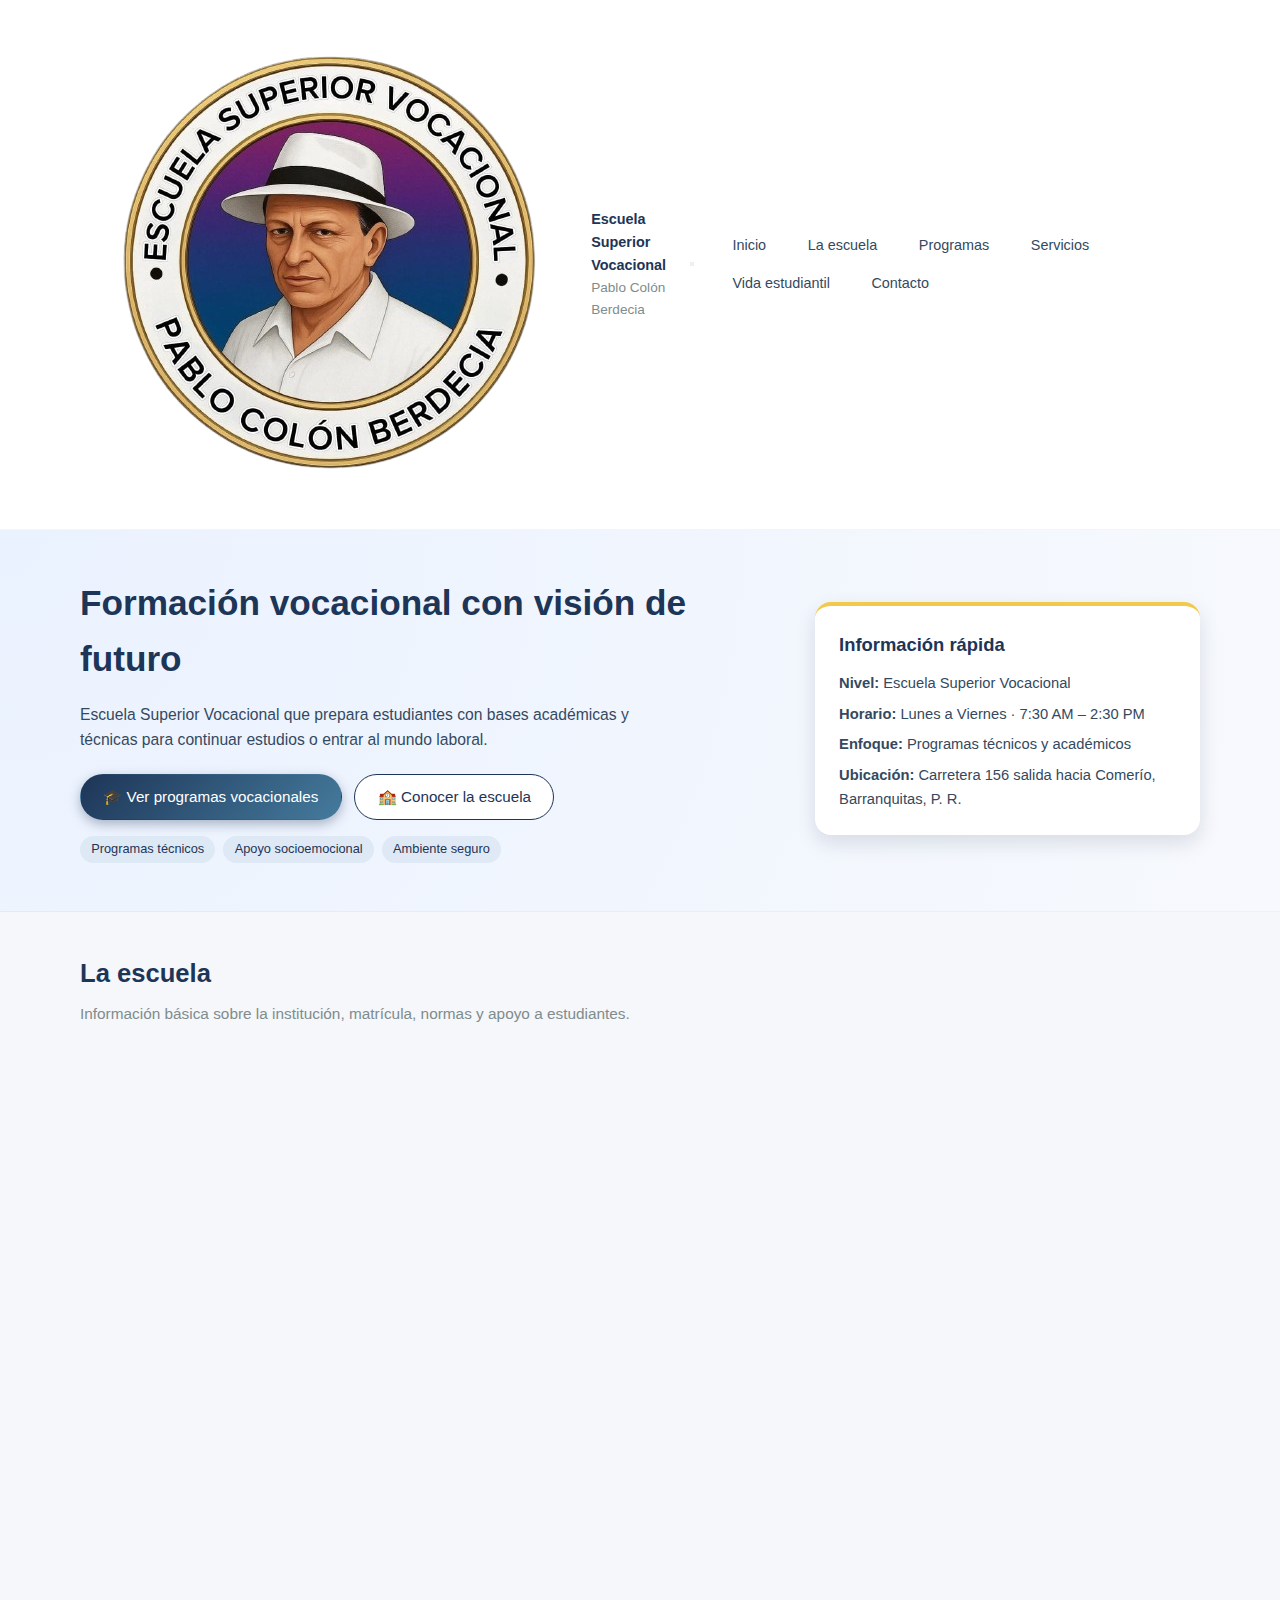
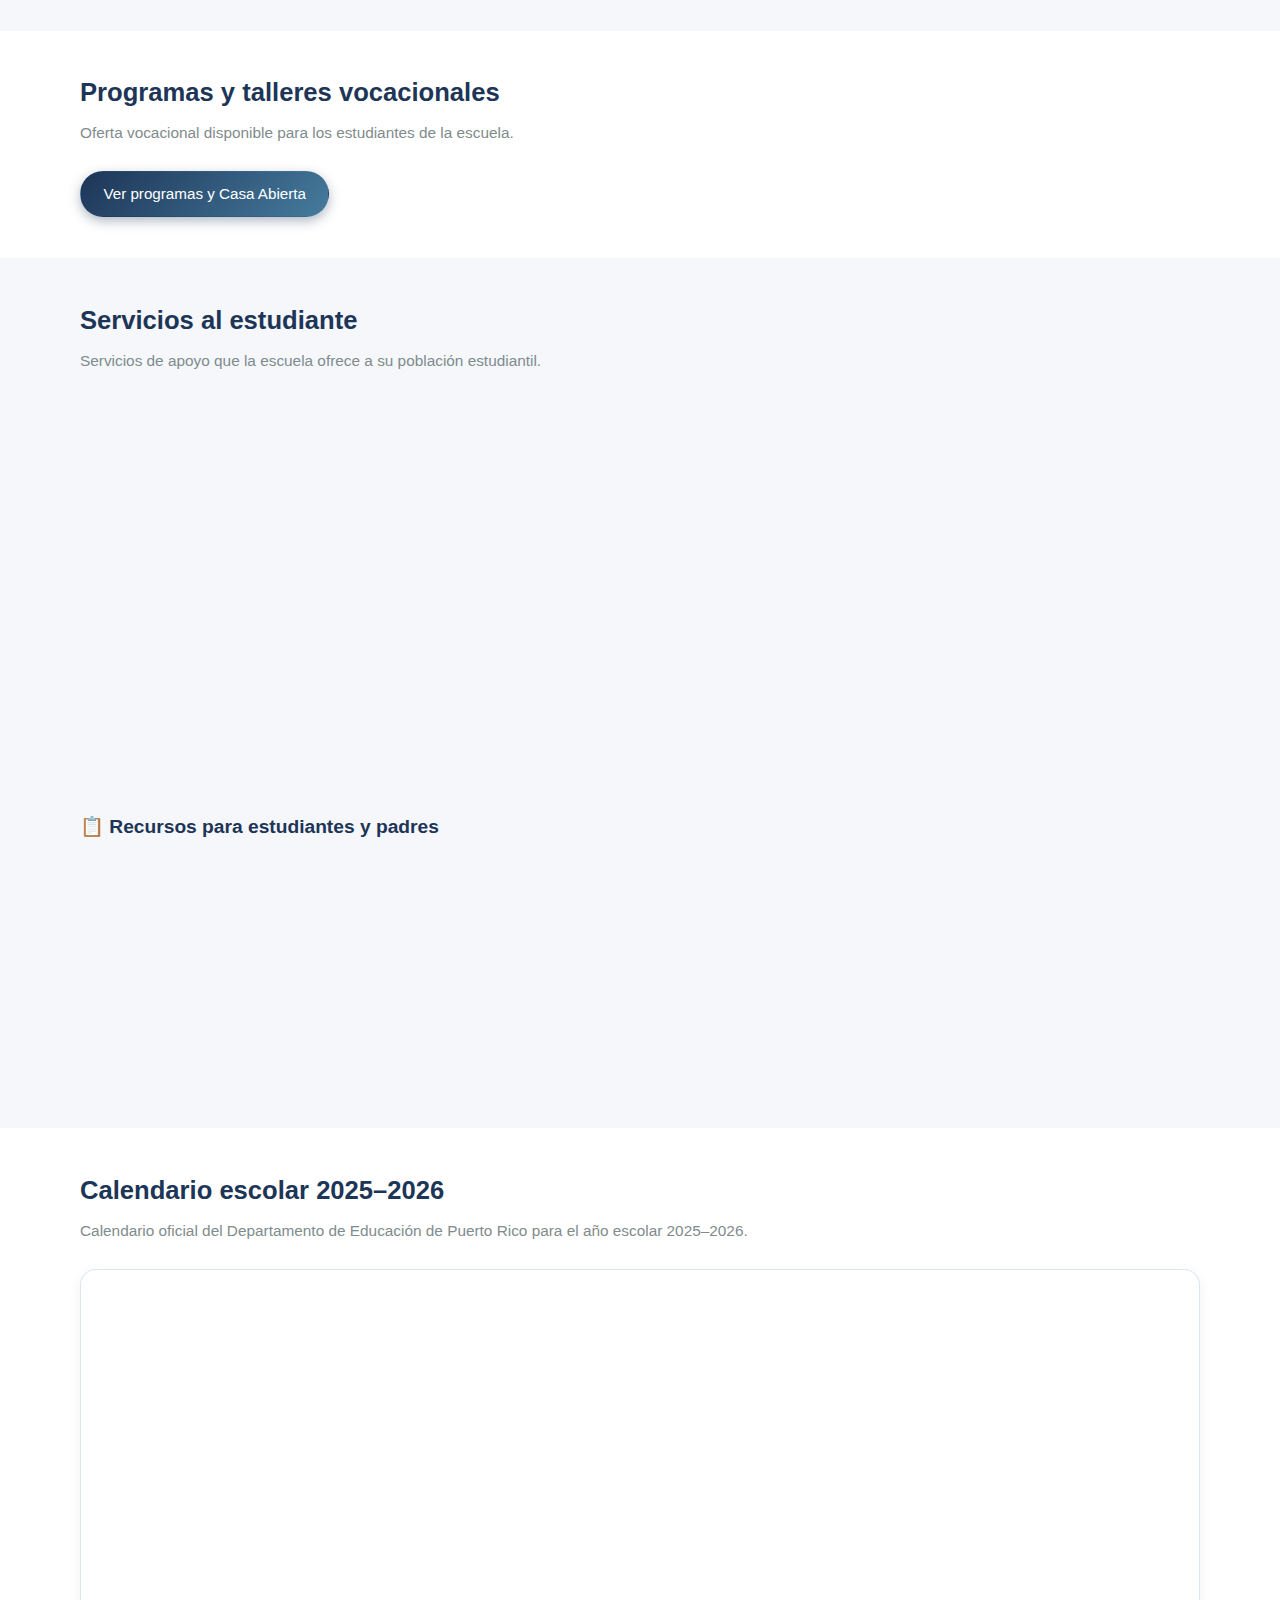
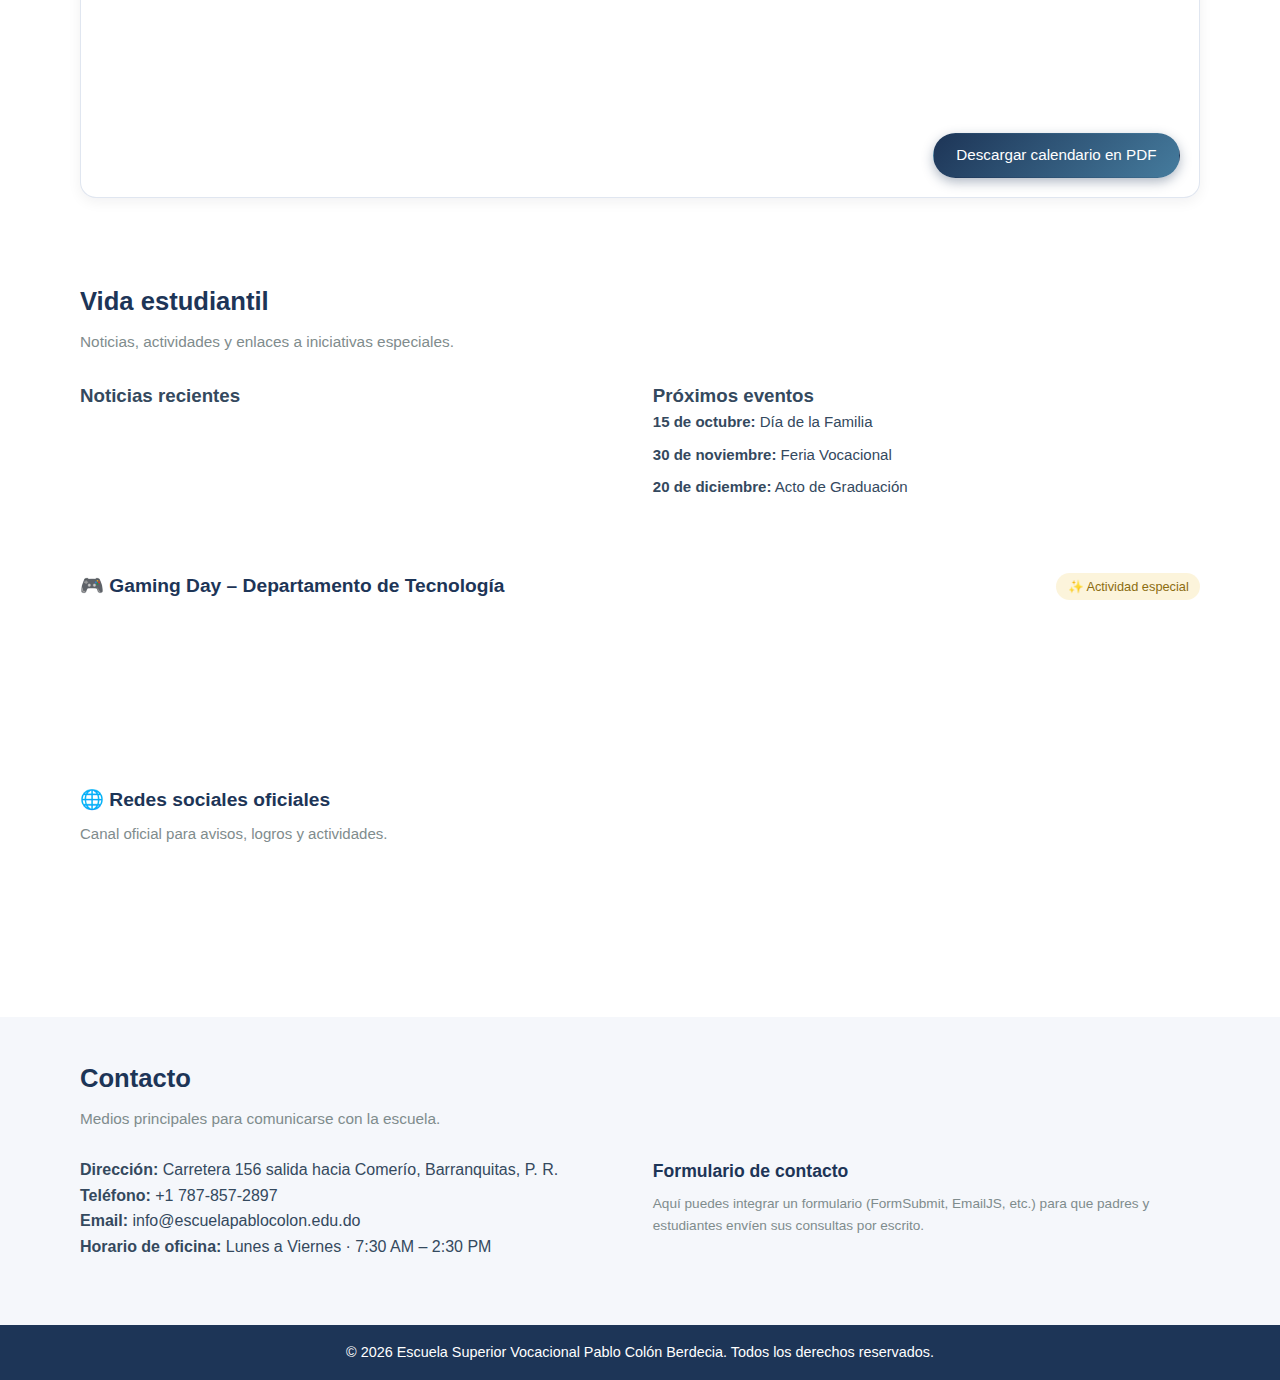
<file: index.html>
<!DOCTYPE html>
<html lang="es">
<head>
  <meta charset="UTF-8">
  <meta name="viewport" content="width=device-width, initial-scale=1.0">
  <title>Escuela Superior Vocacional Pablo Colón Berdecia</title>
  <link rel="stylesheet" href="styles.css">
</head>
<body>
  <!-- HEADER -->
  <header class="site-header">
    <div class="container header-inner">
      <div class="logo-area">
        <img src="LOGO6.png" alt="Logo Escuela" class="logo-image">
        <div class="logo-text">
          <span class="logo-title">Escuela Superior Vocacional</span>
          <span class="logo-subtitle">Pablo Colón Berdecia</span>
        </div>
      </div>
      <button class="menu-toggle" aria-label="Toggle menu">
        <span></span>
        <span></span>
        <span></span>
      </button>
      <nav class="main-nav">
        <ul>
          <li><a href="#inicio">Inicio</a></li>
          <li><a href="#escuela">La escuela</a></li>
          <li><a href="#programas">Programas</a></li>
          <li><a href="#servicios">Servicios</a></li>
          <li><a href="#vida">Vida estudiantil</a></li>
          <li><a href="#contacto">Contacto</a></li>
        </ul>
      </nav>
    </div>
  </header>

  <!-- HERO / INICIO -->
  <section id="inicio" class="hero">
    <div class="container hero-layout">
      <div class="hero-text">
        <h1>Formación vocacional con visión de futuro</h1>
        <p>
          Escuela Superior Vocacional que prepara estudiantes con bases académicas y técnicas
          para continuar estudios o entrar al mundo laboral.
        </p>
        <div class="hero-actions">
          <a href="#programas" class="btn btn-primary">🎓 Ver programas vocacionales</a>
          <a href="#escuela" class="btn btn-secondary">🏫 Conocer la escuela</a>
        </div>
        <div class="hero-tags">
          <span>Programas técnicos</span>
          <span>Apoyo socioemocional</span>
          <span>Ambiente seguro</span>
        </div>
      </div>
      <div class="hero-card">
        <h2>Información rápida</h2>
        <ul>
          <li><strong>Nivel:</strong> Escuela Superior Vocacional</li>
          <li><strong>Horario:</strong> Lunes a Viernes · 7:30 AM – 2:30 PM</li>
          <li><strong>Enfoque:</strong> Programas técnicos y académicos</li>
          <li>
            <strong>Ubicación:</strong> Carretera 156 salida hacia Comerío, Barranquitas, P. R.
          </li>
        </ul>
      </div>
    </div>
  </section>

  <!-- LA ESCUELA (Acerca, Admisiones, Normas, Apoyo) -->
  <section id="escuela" class="section">
    <div class="container">
      <div class="section-header">
        <h2>La escuela</h2>
        <p>
          Información básica sobre la institución, matrícula, normas y apoyo a estudiantes.
        </p>
      </div>

      <div class="grid-2">
        <!-- Quiénes somos -->
        <article class="card">
          <div class="card-icon">🏫</div>
          <h3>Quiénes somos</h3>
          <p>
            Escuela vocacional pública que ofrece formación técnica y académica, con talleres,
            laboratorios y personal docente especializado.
          </p>
        </article>

        <!-- Admisiones -->
        <article class="card">
          <div class="card-icon">📝</div>
          <h3>Admisiones / Matrícula</h3>
          <p>Requisitos generales de matrícula:</p>
          <ul>
            <li>Formulario de solicitud completado</li>
            <li>Récord de notas y documentos oficiales</li>
            <li>Identificación del padre, madre o encargado</li>
          </ul>
          <p class="note">
            Fechas y detalles se informan por la oficina escolar y comunicados oficiales.
          </p>
        </article>
      </div>

      <div class="grid-2 section-gap">
        <!-- Normas -->
        <article class="card">
          <div class="card-icon">📋</div>
          <h3>Normas y reglamentos</h3>
          <p>Normas básicas de convivencia y seguridad:</p>
          <ul>
            <li>Respeto entre toda la comunidad escolar.</li>
            <li>Uso correcto del uniforme y equipos de seguridad.</li>
            <li>Puntualidad, asistencia y cuidado de las instalaciones.</li>
          </ul>
          <p class="note">
            Detalles en el <strong>Manual del Estudiante</strong> y el <strong>Reglamento Escolar</strong>.
          </p>
        </article>

        <!-- Apoyo socioemocional -->
        <article class="card">
          <div class="card-icon">💚</div>
          <h3>Apoyo socioemocional</h3>
          <p>
            Servicio de consejería, trabajo social y apoyo psicológico para el bienestar del estudiantado.
          </p>
          <a
            href="https://hackerpcb1.github.io/Psicologopcb3/"
            class="btn btn-secondary btn-small"
            target="_blank"
            rel="noopener"
          >
            Ver página de apoyo socioemocional
          </a>
        </article>
      </div>
    </div>
  </section>

  <!-- PROGRAMAS VOCACIONALES (SOLO BOTÓN) -->
  <section id="programas" class="section section-alt">
    <div class="container">
      <div class="section-header">
        <h2>Programas y talleres vocacionales</h2>
        <p>
          Oferta vocacional disponible para los estudiantes de la escuela.
        </p>
      </div>

      <div class="programs-cta">
        <a
          href="https://hackerpcb1.github.io/Casa-Abierta/"
          class="btn btn-primary"
          target="_blank"
          rel="noopener"
        >
          Ver programas y Casa Abierta
        </a>
      </div>
    </div>
  </section>

  <!-- SERVICIOS AL ESTUDIANTE -->
  <section id="servicios" class="section">
    <div class="container">
      <div class="section-header">
        <h2>Servicios al estudiante</h2>
        <p>
          Servicios de apoyo que la escuela ofrece a su población estudiantil.
        </p>
      </div>

      <div class="grid-3">
        <!-- Biblioteca -->
        <article class="card service-card">
          <div class="service-icon">📚</div>
          <h3>Biblioteca</h3>
          <p>Espacio de lectura, consulta y estudio.</p>
          <a href="servicios-estudiante.html#biblioteca" class="btn btn-secondary btn-small">
            Ver detalles
          </a>
        </article>

        <!-- Comedor escolar -->
        <article class="card service-card">
          <div class="service-icon">🍽️</div>
          <h3>Comedor escolar</h3>
          <p>Servicio de alimentación escolar.</p>
          <a href="servicios-estudiante.html#comedor" class="btn btn-secondary btn-small">
            Ver detalles
          </a>
        </article>

        <!-- Transportación -->
        <article class="card service-card">
          <div class="service-icon">🚌</div>
          <h3>Transportación</h3>
          <p>Rutas escolares según zona y disponibilidad.</p>
          <a href="servicios-estudiante.html#transportacion" class="btn btn-secondary btn-small">
            Ver detalles
          </a>
        </article>

        <!-- Enfermería -->
        <article class="card service-card">
          <div class="service-icon">⚕️</div>
          <h3>Enfermería</h3>
          <p>Atención básica de salud en horario escolar.</p>
          <a href="servicios-estudiante.html#enfermeria" class="btn btn-secondary btn-small">
            Ver detalles
          </a>
        </article>

        <!-- Laboratorio de computadoras -->
        <article class="card service-card">
          <div class="service-icon">💻</div>
          <h3>Laboratorio de computadoras</h3>
          <p>Uso de equipos para trabajos y proyectos.</p>
          <a href="servicios-estudiante.html#labcompu" class="btn btn-secondary btn-small">
            Ver detalles
          </a>
        </article>

        <!-- Otros apoyos -->
        <article class="card service-card">
          <div class="service-icon">🎯</div>
          <h3>Otros apoyos</h3>
          <p>Tutorías, clubes y actividades extracurriculares.</p>
          <a href="servicios-estudiante.html#otros" class="btn btn-secondary btn-small">
            Ver detalles
          </a>
        </article>
      </div>

      <!-- RECURSOS COMO TARJETAS/BOTONES -->
      <div class="resources-block">
        <h3>📋 Recursos para estudiantes y padres</h3>
        <div class="resource-grid">
          <a href="#" class="resource-card">
            <div class="resource-icon">🕐</div>
            <h4>Horarios de clases</h4>
            <p>Horarios por grupo y maestro.</p>
          </a>
          <a href="#calendario-escolar" class="resource-card">
            <div class="resource-icon">📅</div>
            <h4>Calendario escolar 2025–2026</h4>
            <p>Fechas clave del año.</p>
          </a>
          <a href="#" class="resource-card">
            <div class="resource-icon">📖</div>
            <h4>Manual del estudiante</h4>
            <p>Normas y reglamento escolar.</p>
          </a>
          <a href="#" class="resource-card">
            <div class="resource-icon">⭐</div>
            <h4>Portal de calificaciones</h4>
            <p>Consulta de notas (Próximamente).</p>
          </a>
          <a href="#" class="resource-card">
            <div class="resource-icon">🎨</div>
            <h4>Actividades extracurriculares</h4>
            <p>Clubes y actividades especiales.</p>
          </a>
        </div>
      </div>
    </div>
  </section>

  <!-- CALENDARIO ESCOLAR -->
  <section id="calendario-escolar" class="section section-alt">
    <div class="container">
      <div class="section-header">
        <h2>Calendario escolar 2025–2026</h2>
        <p>
          Calendario oficial del Departamento de Educación de Puerto Rico para el año escolar 2025–2026.
        </p>
      </div>

      <div class="calendar-wrapper">
        <iframe
          src="https://de.pr.gov/wp-content/uploads/2025/06/Calendario-Escolar-2025-2026-1.pdf"
          title="Calendario Escolar 2025-2026"
        ></iframe>

        <div class="calendar-actions">
          <a
            class="btn btn-primary"
            href="https://de.pr.gov/wp-content/uploads/2025/06/Calendario-Escolar-2025-2026-1.pdf"
            target="_blank"
            rel="noopener"
          >
            Descargar calendario en PDF
          </a>
        </div>
      </div>
    </div>
  </section>

  <!-- VIDA ESTUDIANTIL (Noticias, Eventos, Gaming Day, Redes) -->
  <section id="vida" class="section section-alt">
    <div class="container">
      <div class="section-header">
        <h2>Vida estudiantil</h2>
        <p>
          Noticias, actividades y enlaces a iniciativas especiales.
        </p>
      </div>

      <div class="grid-2">
        <div>
          <h3>Noticias recientes</h3>
          <article class="card">
            <h4>Inscripción abierta</h4>
            <p>
              Inscripciones para el próximo año escolar según fechas establecidas por la escuela.
            </p>
          </article>
        </div>

        <div>
          <h3>Próximos eventos</h3>
          <ul class="event-list">
            <li><strong>15 de octubre:</strong> Día de la Familia</li>
            <li><strong>30 de noviembre:</strong> Feria Vocacional</li>
            <li><strong>20 de diciembre:</strong> Acto de Graduación</li>
          </ul>
        </div>
      </div>

      <div class="gaming-block">
        <div class="gaming-header">
          <h3>🎮 Gaming Day – Departamento de Tecnología</h3>
          <span class="tag-gaming">✨ Actividad especial</span>
        </div>
        <div class="grid-2">
          <article class="card">
            <p>
              Actividad que integra videojuegos, programación y trabajo en equipo como herramienta educativa.
            </p>
          </article>
          <article class="card">
            <p class="note">
              La información de fechas, categorías y registro se publica previamente en la escuela y redes.
            </p>
            <a
              href="https://hackerpcb1.github.io/Gaming-Day/"
              class="btn btn-secondary btn-small"
              target="_blank"
              rel="noopener"
            >
              Ver página del Gaming Day
            </a>
          </article>
        </div>
      </div>

      <div class="social-block">
        <h3>🌐 Redes sociales oficiales</h3>
        <p>
          Canal oficial para avisos, logros y actividades.
        </p>
        <div class="social-grid">
          <a
            href="https://www.facebook.com/p/Escuela-Superior-Vocacional-Pablo-Col%C3%B3n-Berdecia-100057389681928/?locale=es_LA"
            class="social-card"
            target="_blank"
            rel="noopener"
          >
            <div class="social-icon">📘</div>
            <h4>Facebook</h4>
            <p>Página oficial de la escuela.</p>
          </a>
        </div>
      </div>
    </div>
  </section>

  <!-- CONTACTO -->
  <section id="contacto" class="section">
    <div class="container">
      <div class="section-header">
        <h2>Contacto</h2>
        <p>
          Medios principales para comunicarse con la escuela.
        </p>
      </div>

      <div class="grid-2">
        <div>
          <p>
            <strong>Dirección:</strong>
            Carretera 156 salida hacia Comerío, Barranquitas, P. R.
          </p>
          <p><strong>Teléfono:</strong> +1 787-857-2897</p>
          <p><strong>Email:</strong> info@escuelapablocolon.edu.do</p>
          <p><strong>Horario de oficina:</strong> Lunes a Viernes · 7:30 AM – 2:30 PM</p>
        </div>
        <div>
          <h3>Formulario de contacto</h3>
          <p class="note">
            Aquí puedes integrar un formulario (FormSubmit, EmailJS, etc.) para que
            padres y estudiantes envíen sus consultas por escrito.
          </p>
        </div>
      </div>
    </div>
  </section>

  <!-- FOOTER -->
  <footer class="site-footer">
    <div class="container">
      <p>&copy; 2026 Escuela Superior Vocacional Pablo Colón Berdecia. Todos los derechos reservados.</p>
    </div>
  </footer>

  <script>
    // Menu hamburguesa
    const menuToggle = document.querySelector('.menu-toggle');
    const mainNav = document.querySelector('.main-nav');
    const navLinks = document.querySelectorAll('.main-nav a');

    menuToggle.addEventListener('click', () => {
      menuToggle.classList.toggle('active');
      mainNav.classList.toggle('active');
    });

    // Cerrar menú al hacer click en un enlace
    navLinks.forEach(link => {
      link.addEventListener('click', () => {
        menuToggle.classList.remove('active');
        mainNav.classList.remove('active');
      });
    });

    // Cerrar menú al hacer click fuera
    document.addEventListener('click', (e) => {
      if (!mainNav.contains(e.target) && !menuToggle.contains(e.target)) {
        menuToggle.classList.remove('active');
        mainNav.classList.remove('active');
      }
    });

    // Header scroll effect
    const header = document.querySelector('.site-header');
    let lastScroll = 0;

    window.addEventListener('scroll', () => {
      const currentScroll = window.pageYOffset;

      if (currentScroll > 50) {
        header.classList.add('scrolled');
      } else {
        header.classList.remove('scrolled');
      }

      lastScroll = currentScroll;
    });

    // Animación de elementos al hacer scroll
    const observerOptions = {
      threshold: 0.1,
      rootMargin: '0px 0px -50px 0px'
    };

    const observer = new IntersectionObserver((entries) => {
      entries.forEach(entry => {
        if (entry.isIntersecting) {
          entry.target.style.opacity = '1';
          entry.target.style.transform = 'translateY(0)';
        }
      });
    }, observerOptions);

    // Observar tarjetas y secciones
    document.querySelectorAll('.card, .service-card, .resource-card, .social-card').forEach(el => {
      el.style.opacity = '0';
      el.style.transform = 'translateY(30px)';
      el.style.transition = 'opacity 0.6s ease, transform 0.6s ease';
      observer.observe(el);
    });

    // Efecto parallax suave en el hero
    let lastScrollY = 0;
    let ticking = false;

    function updateParallax() {
      const scrolled = window.pageYOffset;
      const hero = document.querySelector('.hero');

      if (hero && scrolled < hero.offsetHeight * 1.5) {
        // Parallax en el background - movimiento más suave
        hero.style.backgroundPositionY = `${scrolled * 0.3}px`;
      }

      ticking = false;
    }

    window.addEventListener('scroll', () => {
      lastScrollY = window.pageYOffset;

      if (!ticking) {
        window.requestAnimationFrame(updateParallax);
        ticking = true;
      }
    });

    // Smooth scroll para navegación
    document.querySelectorAll('a[href^="#"]').forEach(anchor => {
      anchor.addEventListener('click', function (e) {
        e.preventDefault();
        const target = document.querySelector(this.getAttribute('href'));
        if (target) {
          target.scrollIntoView({
            behavior: 'smooth',
            block: 'start'
          });
        }
      });
    });
  </script>
</body>
</html>
</file>
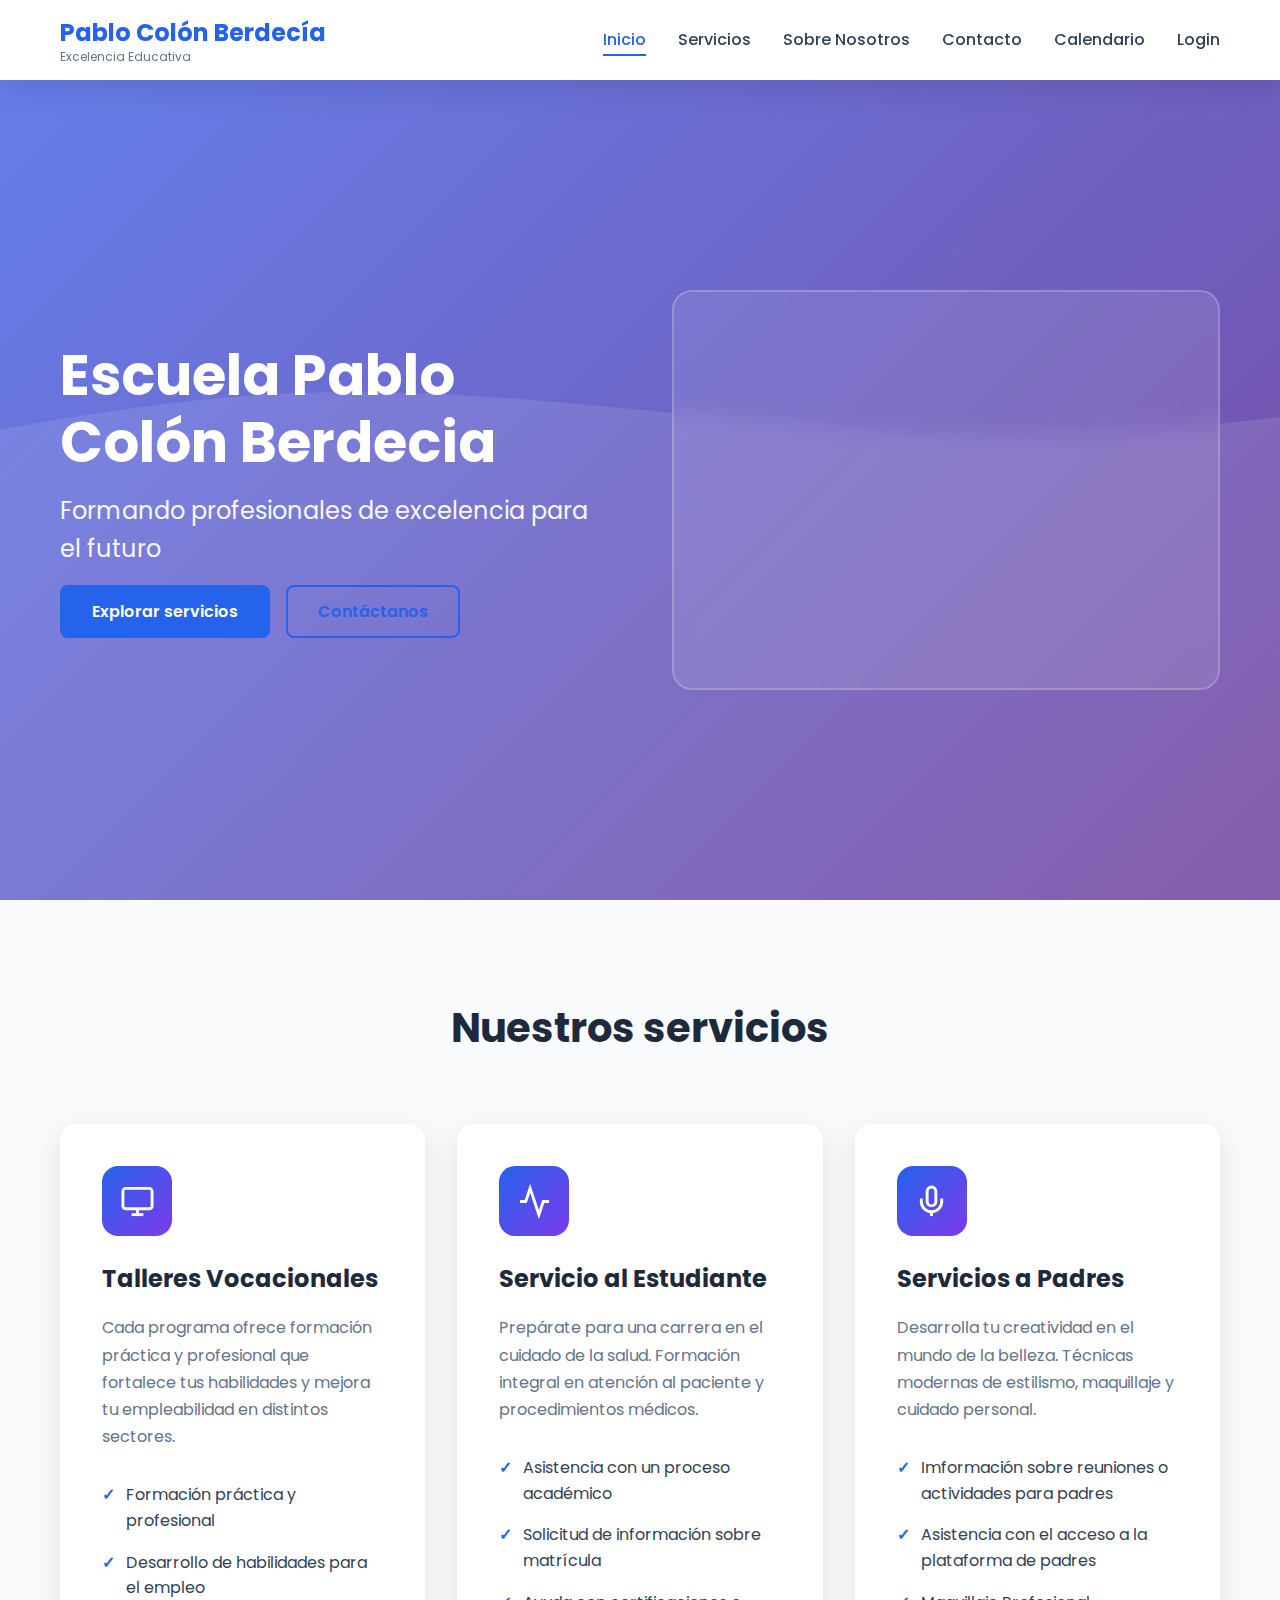
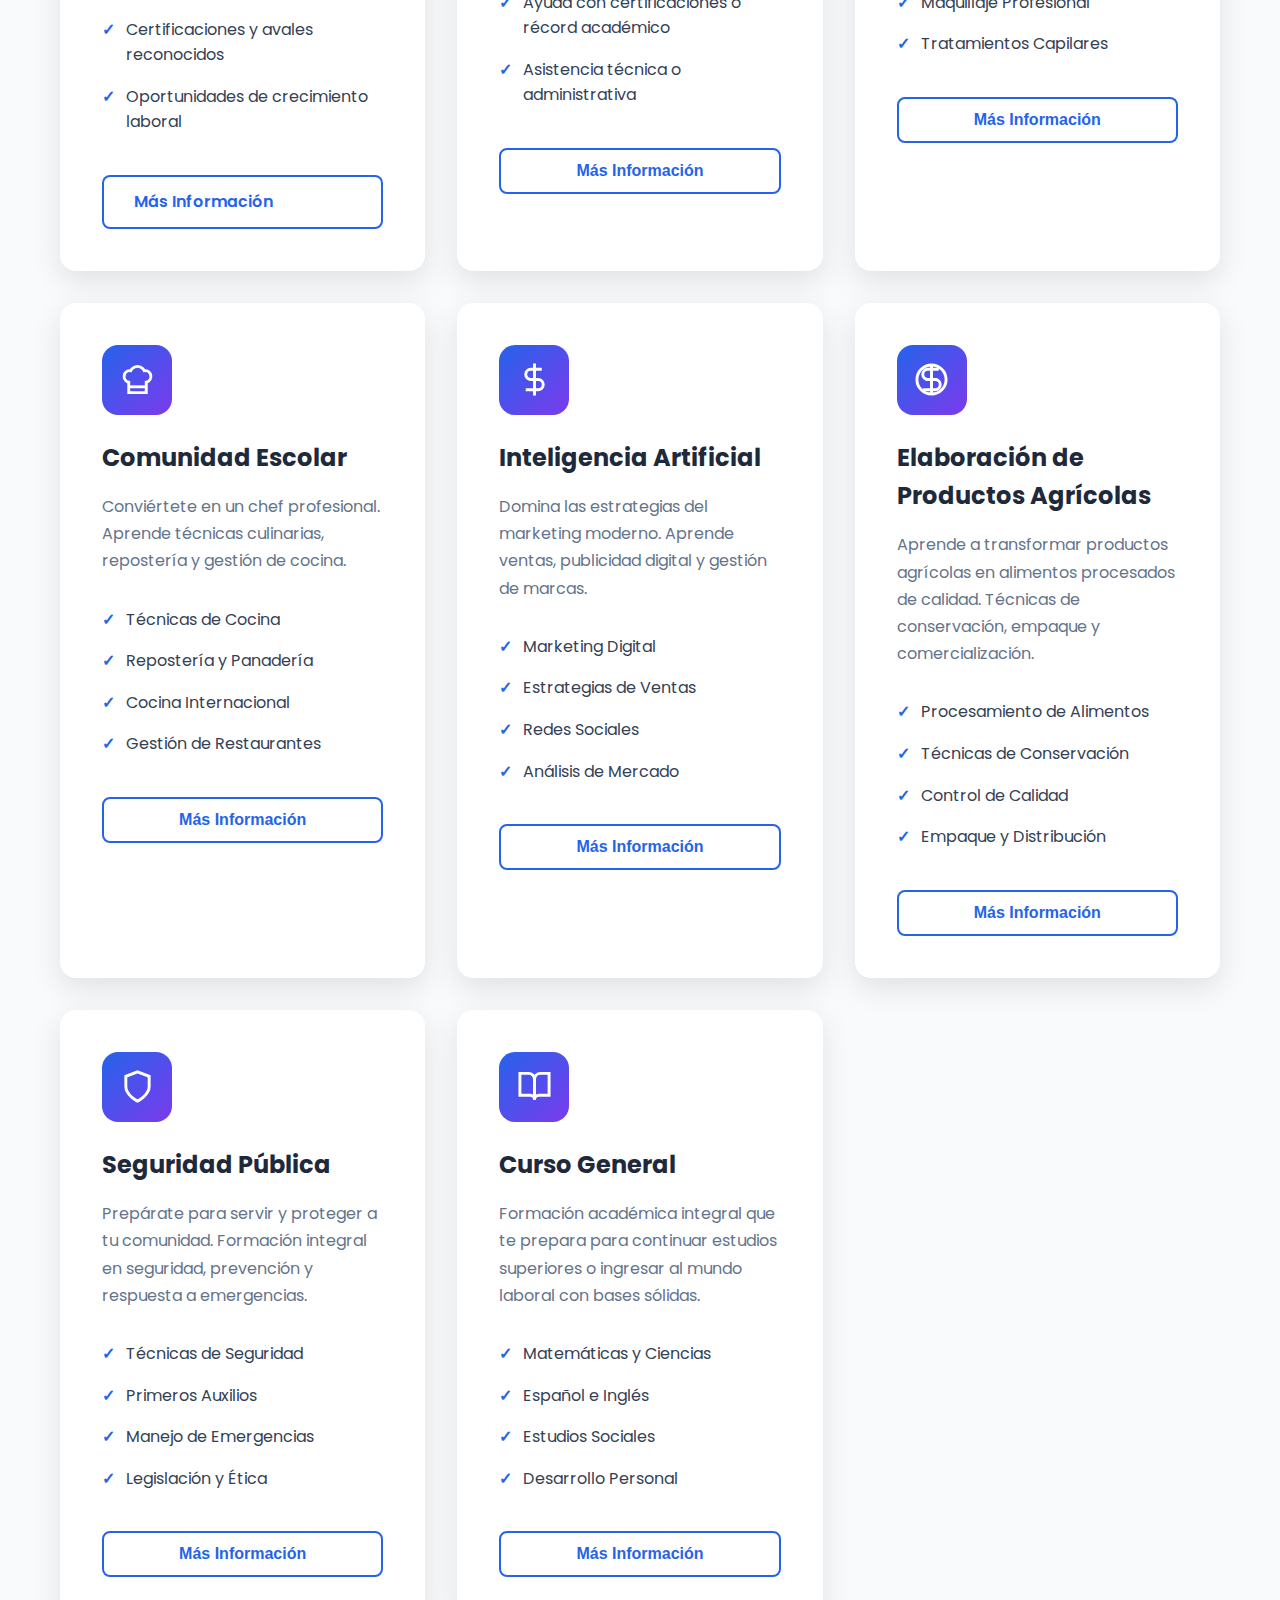
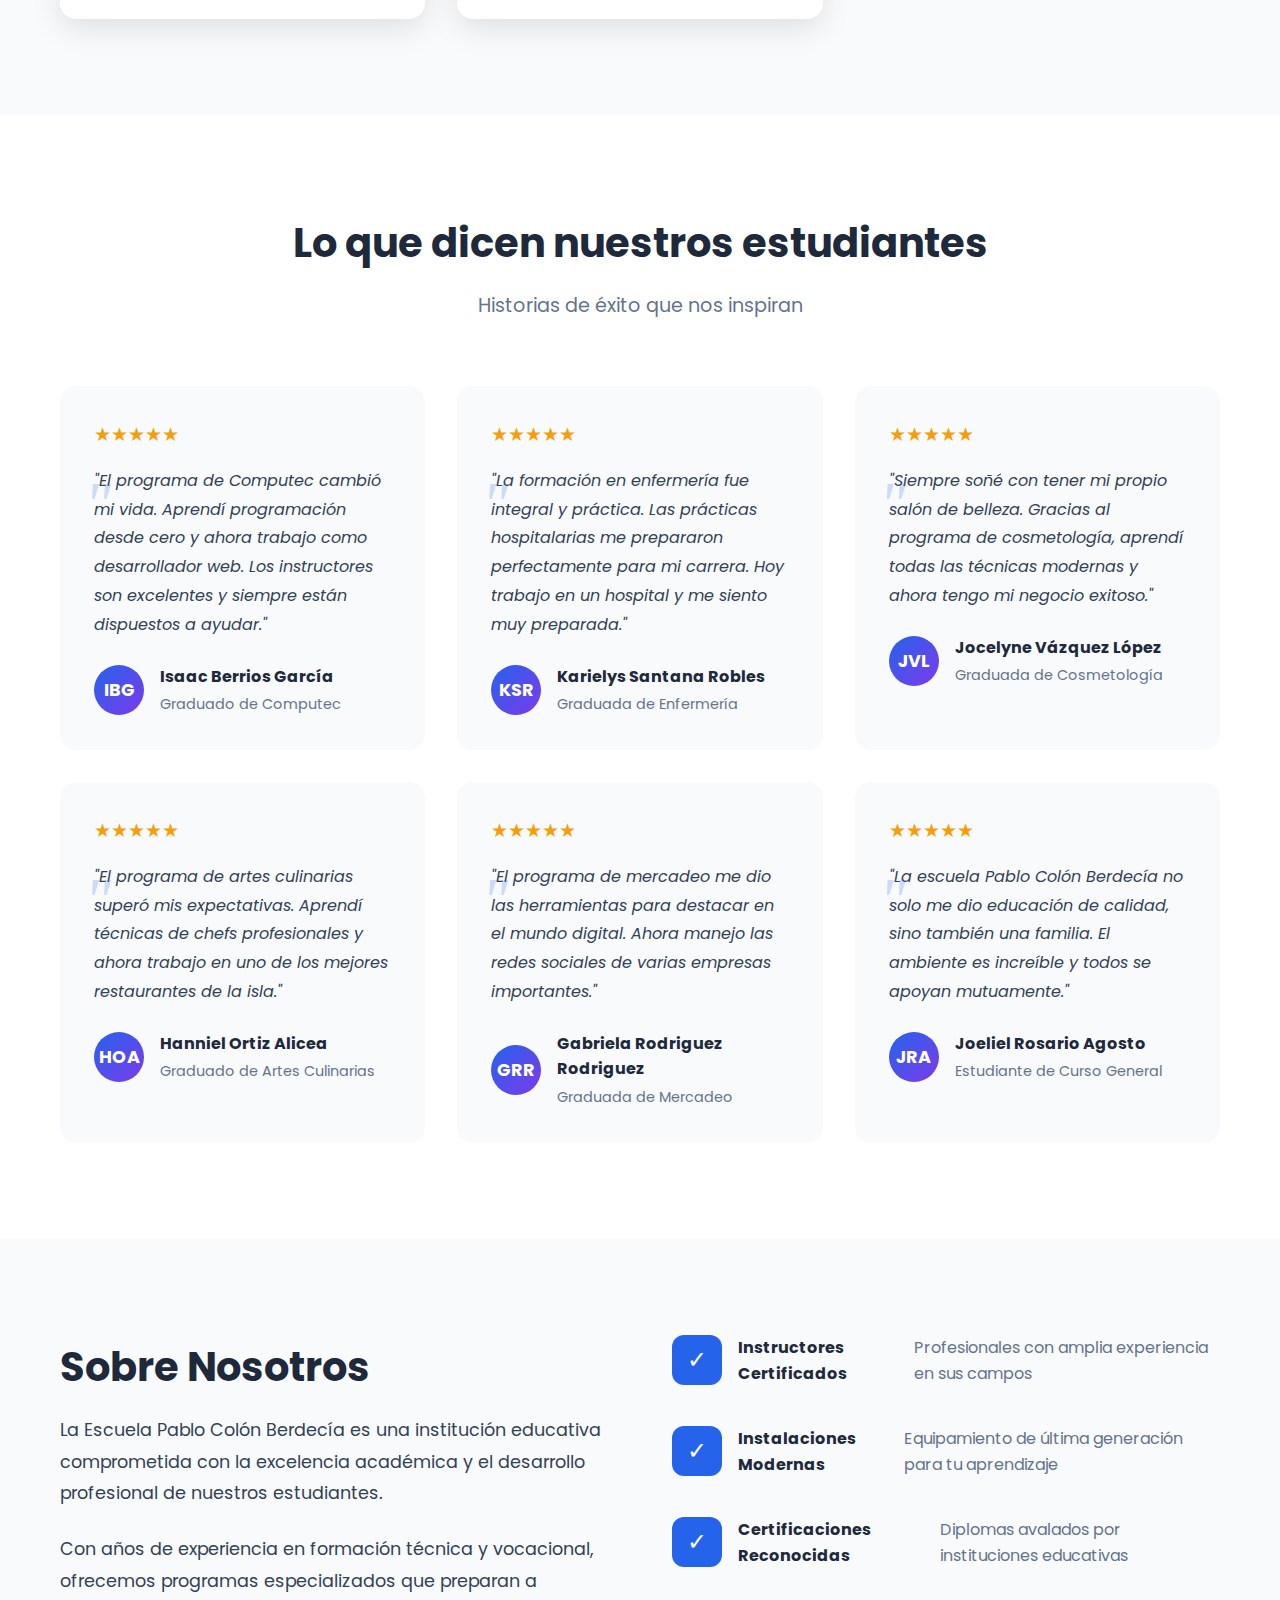
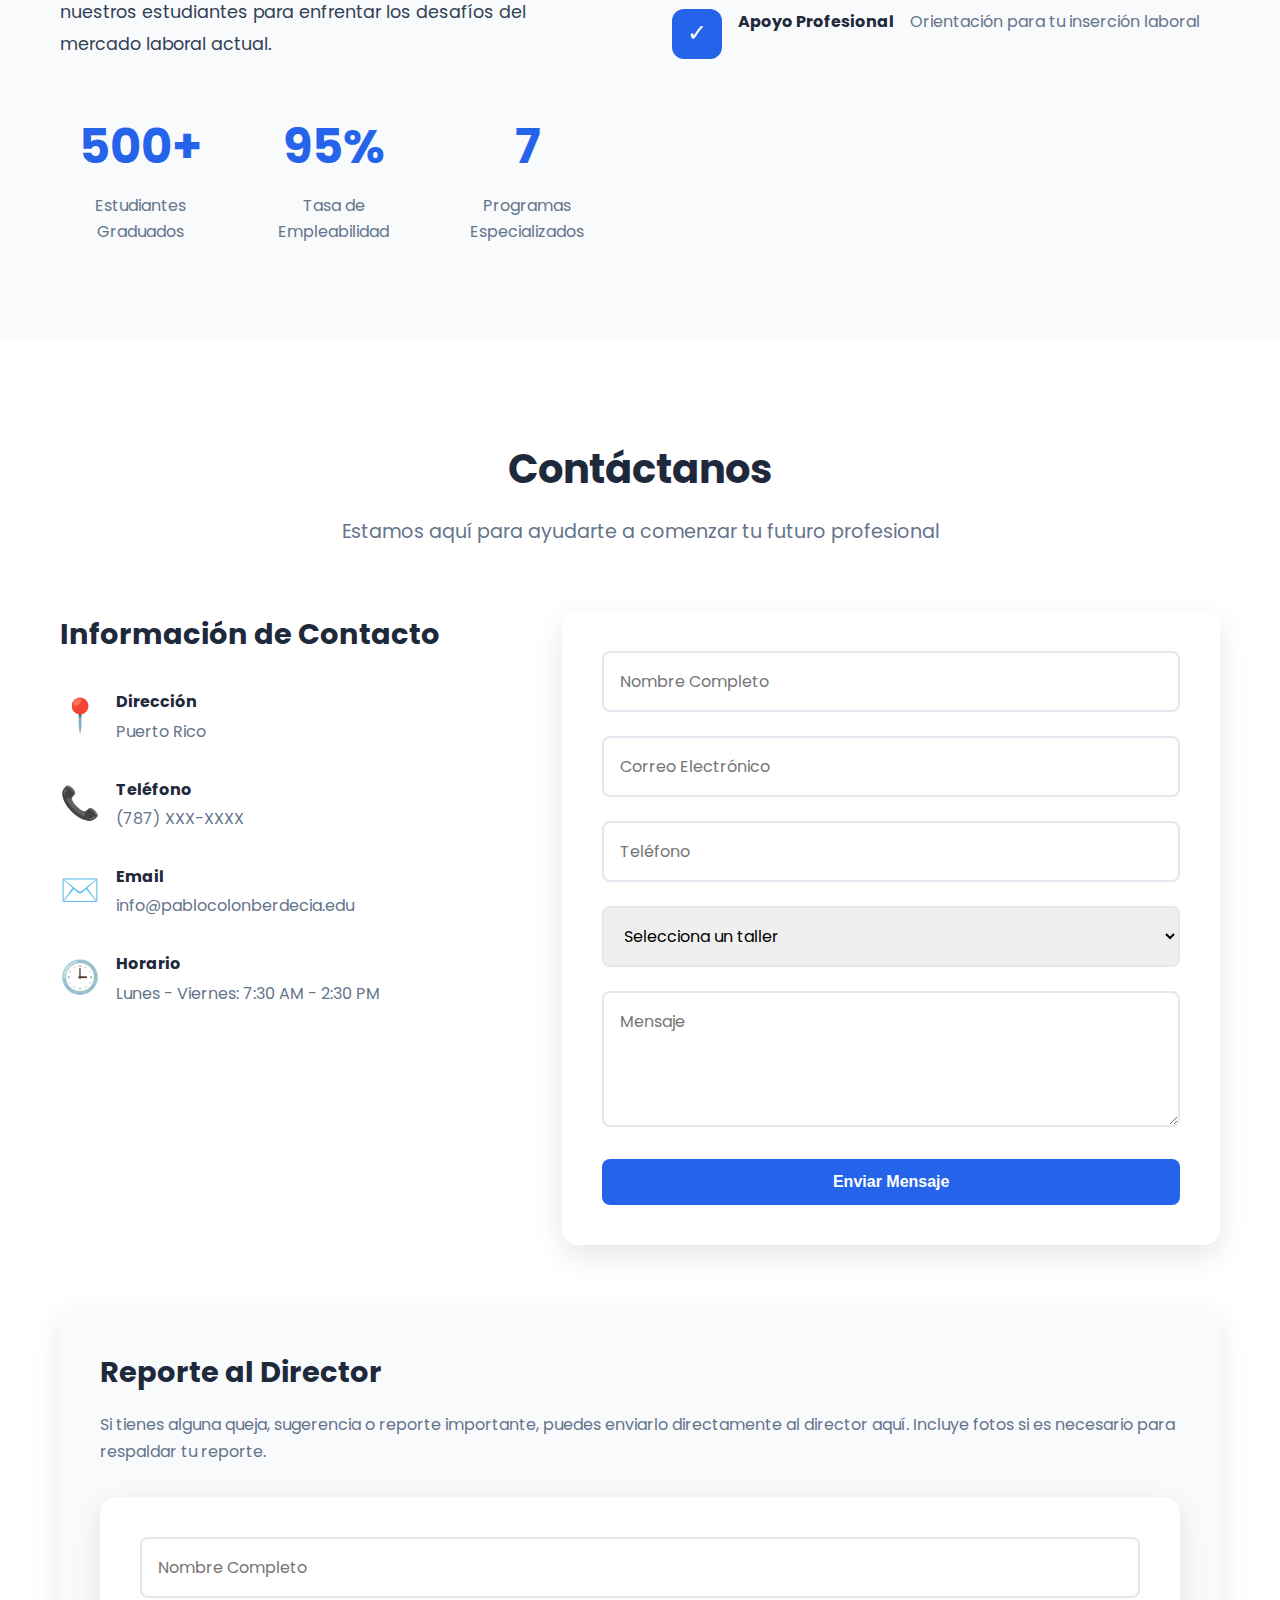
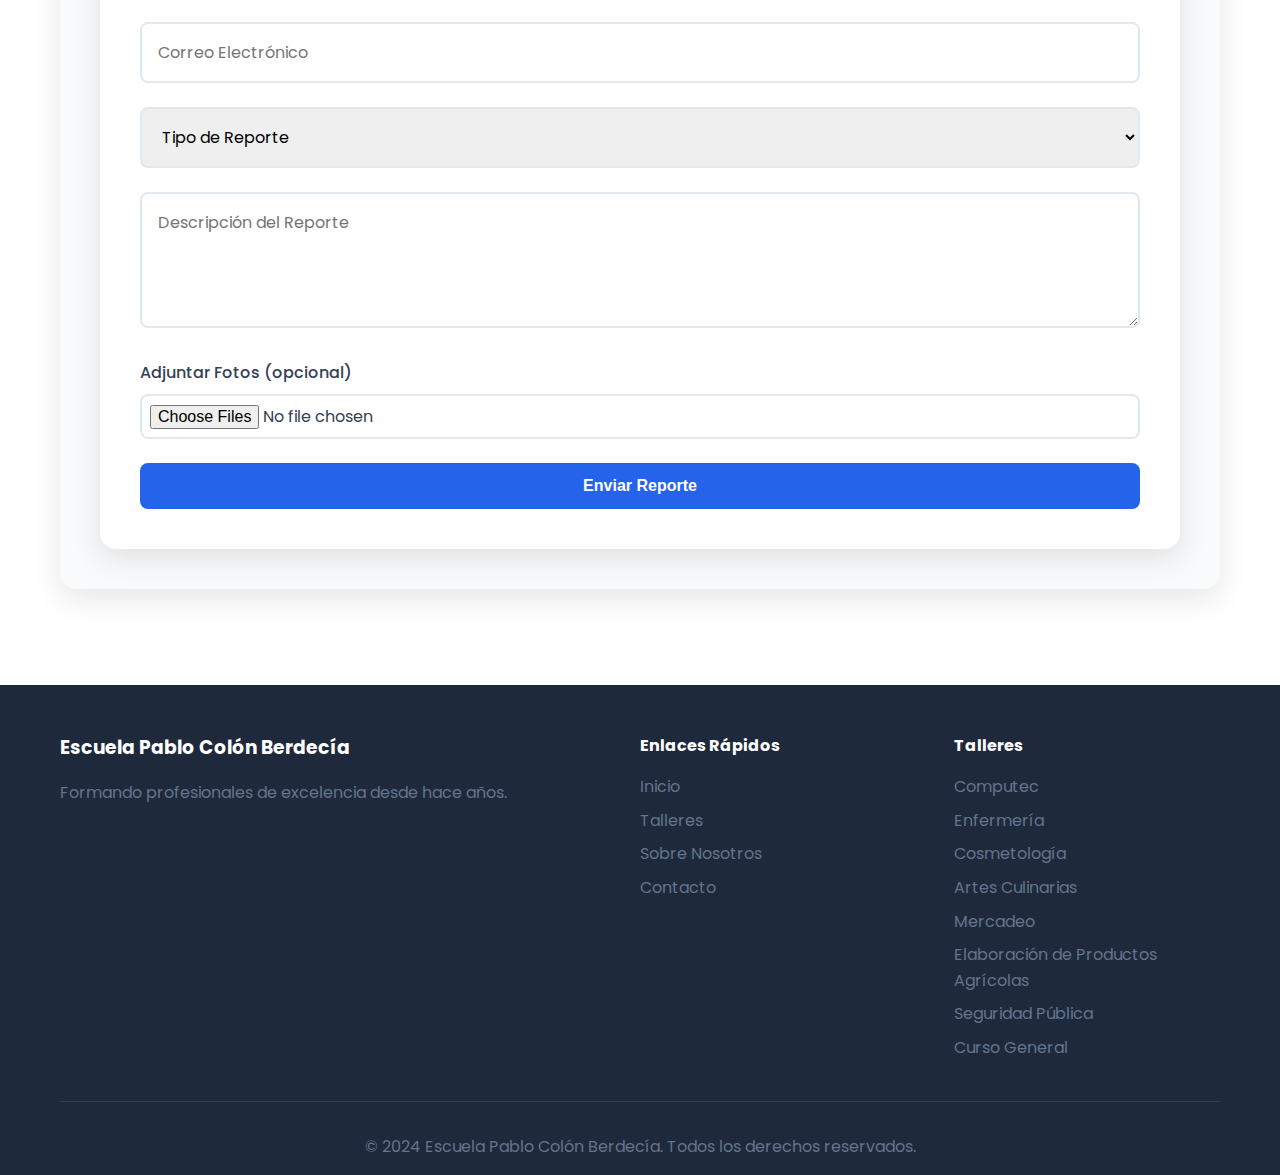
<file: PCB 002/index.html>
<!DOCTYPE html>
<html lang="es">
<head>
    <meta charset="UTF-8">
    <meta name="viewport" content="width=device-width, initial-scale=1.0">
    <meta name="description" content="Escuela Pablo Colón Berdecía - Formación profesional en Computec, Enfermería, Cosmetología, Artes Culinarias y Mercadeo">
    <title>Escuela Pablo Colón Berdecía | Formación Profesional</title>
    <link rel="stylesheet" href="styles.css">
    <link rel="preconnect" href="https://fonts.googleapis.com">
    <link rel="preconnect" href="https://fonts.gstatic.com" crossorigin>
    <link href="https://fonts.googleapis.com/css2?family=Poppins:wght@300;400;600;700&display=swap" rel="stylesheet">
</head>
<body>
    <!-- Header & Navigation -->
    <header class="header" id="header">
        <nav class="nav container">
            <div class="nav__logo">
                <h2>Pablo Colón Berdecía</h2>
                <p class="nav__tagline">Excelencia Educativa</p>
            </div>
            
            <div class="nav__menu" id="nav-menu">
                <ul class="nav__list">
                    <li class="nav__item"><a href="#inicio" class="nav__link active">Inicio</a></li>
                    <li class="nav__item"><a href="#talleres" class="nav__link">Servicios</a></li>
                    <li class="nav__item"><a href="#sobre-nosotros" class="nav__link">Sobre Nosotros</a></li>
                    <li class="nav__item"><a href="#contacto" class="nav__link">Contacto</a></li>
                    <li class="nav__item"><a href="calendario.html" class="nav__link">Calendario</a></li>
                    <li class="nav__item"><a href="#" class="nav__link" id="login-btn">Login</a></li>
                </ul>
            </div>

            <div class="nav__toggle" id="nav-toggle">
                <span></span>
                <span></span>
                <span></span>
            </div>
        </nav>
    </header>

    <!-- Hero Section -->
    <section class="hero" id="inicio">
        <div class="hero__container container">
            <div class="hero__content">
                <h1 class="hero__title">Escuela Pablo Colón Berdecia</h1>
                <p class="hero__subtitle">Formando profesionales de excelencia para el futuro</p>
                
                <div class="hero__buttons">
                    <a href="#talleres" class="btn btn--primary">Explorar servicios</a>
                    <a href="#contacto" class="btn btn--secondary">Contáctanos</a>
                </div>
            </div>
            <div class="hero__image">
                <div class="hero__decoration"></div>
            </div>
        </div>
    </section>

    <!-- Talleres Section -->
    <section class="talleres" id="talleres">
        <div class="container">
            <div class="section__header">
                <h2 class="section__title">Nuestros servicios</h2>
              
            </div>

            <div class="talleres__grid">
              <!-- Computec -->
<div class="taller__card" data-taller="computec">
    <div class="taller__icon">
        <svg xmlns="http://www.w3.org/2000/svg" viewBox="0 0 24 24" fill="none" stroke="currentColor" stroke-width="2">
            <rect x="2" y="3" width="20" height="14" rx="2" ry="2"></rect>
            <line x1="8" y1="21" x2="16" y2="21"></line>
            <line x1="12" y1="17" x2="12" y2="21"></line>
        </svg>
    </div>
    <h3 class="taller__title">Talleres Vocacionales</h3>
    <p class="taller__description">
        Cada programa ofrece formación práctica y profesional que fortalece tus habilidades y mejora tu empleabilidad en distintos sectores.
    </p>
    <ul class="taller__features">
        <li>Formación práctica y profesional</li>
        <li>Desarrollo de habilidades para el empleo</li>
        <li>Certificaciones y avales reconocidos</li>
        <li>Oportunidades de crecimiento laboral</li>
       
    </ul>
    <a href="https://hackerpcb1.github.io/Casa-Abierta/index.html" class="btn btn--outline" target="_blank">
        Más Información
    </a>
</div>

                <!-- Enfermería -->
                <div class="taller__card" data-taller="enfermeria">
                    <div class="taller__icon">
                        <svg xmlns="http://www.w3.org/2000/svg" viewBox="0 0 24 24" fill="none" stroke="currentColor" stroke-width="2">
                            <path d="M22 12h-4l-3 9L9 3l-3 9H2"></path>
                        </svg>
                    </div>
                    <h3 class="taller__title">Servicio al Estudiante</h3>
                    <p class="taller__description">
                        Prepárate para una carrera en el cuidado de la salud. Formación integral en atención al paciente y procedimientos médicos.
                    </p>
                    <ul class="taller__features">
                        <li>Asistencia con un proceso académico</li>
                        <li>Solicitud de información sobre matrícula</li>
                        <li>Ayuda con certificaciones o récord académico</li>
                        <li>Asistencia técnica o administrativa</li>
                    </ul>
                    <button class="btn btn--outline">Más Información</button>
                </div>

                <!-- Cosmetología -->
                <div class="taller__card" data-taller="cosmetologia">
                    <div class="taller__icon">
                        <svg xmlns="http://www.w3.org/2000/svg" viewBox="0 0 24 24" fill="none" stroke="currentColor" stroke-width="2">
                            <path d="M12 2a3 3 0 0 0-3 3v7a3 3 0 0 0 6 0V5a3 3 0 0 0-3-3Z"></path>
                            <path d="M19 10v2a7 7 0 0 1-14 0v-2"></path>
                            <line x1="12" y1="19" x2="12" y2="22"></line>
                        </svg>
                    </div>
                    <h3 class="taller__title">Servicios a Padres</h3>
                    <p class="taller__description">
                        Desarrolla tu creatividad en el mundo de la belleza. Técnicas modernas de estilismo, maquillaje y cuidado personal.
                    </p>
                    <ul class="taller__features">
                        <li>Imformación sobre reuniones o actividades para padres</li>
                        <li>Asistencia con el acceso a la plataforma de padres</li>
                        <li>Maquillaje Profesional</li>
                        <li>Tratamientos Capilares</li>
                    </ul>
                    <button class="btn btn--outline">Más Información</button>
                </div>

                <!-- Artes Culinarias -->
                <div class="taller__card" data-taller="culinarias">
                    <div class="taller__icon">
                        <svg xmlns="http://www.w3.org/2000/svg" viewBox="0 0 24 24" fill="none" stroke="currentColor" stroke-width="2">
                            <path d="M6 13.87A4 4 0 0 1 7.41 6a5.11 5.11 0 0 1 1.05-1.54 5 5 0 0 1 7.08 0A5.11 5.11 0 0 1 16.59 6 4 4 0 0 1 18 13.87V21H6Z"></path>
                            <line x1="6" y1="17" x2="18" y2="17"></line>
                        </svg>
                    </div>
                    <h3 class="taller__title">Comunidad Escolar</h3>
                    <p class="taller__description">
                        Conviértete en un chef profesional. Aprende técnicas culinarias, repostería y gestión de cocina.
                    </p>
                    <ul class="taller__features">
                        <li>Técnicas de Cocina</li>
                        <li>Repostería y Panadería</li>
                        <li>Cocina Internacional</li>
                        <li>Gestión de Restaurantes</li>
                    </ul>
                    <button class="btn btn--outline">Más Información</button>
                </div>

                <!-- Mercadeo -->
                <div class="taller__card" data-taller="mercadeo">
                    <div class="taller__icon">
                        <svg xmlns="http://www.w3.org/2000/svg" viewBox="0 0 24 24" fill="none" stroke="currentColor" stroke-width="2">
                            <line x1="12" y1="1" x2="12" y2="23"></line>
                            <path d="M17 5H9.5a3.5 3.5 0 0 0 0 7h5a3.5 3.5 0 0 1 0 7H6"></path>
                        </svg>
                    </div>
                    <h3 class="taller__title">Inteligencia Artificial</h3>
                    <p class="taller__description">
                        Domina las estrategias del marketing moderno. Aprende ventas, publicidad digital y gestión de marcas.
                    </p>
                    <ul class="taller__features">
                        <li>Marketing Digital</li>
                        <li>Estrategias de Ventas</li>
                        <li>Redes Sociales</li>
                        <li>Análisis de Mercado</li>
                    </ul>
                    <button class="btn btn--outline">Más Información</button>
                </div>

                <!-- Elaboración de Productos Agrícolas -->
                <div class="taller__card" data-taller="agricolas">
                    <div class="taller__icon">
                        <svg xmlns="http://www.w3.org/2000/svg" viewBox="0 0 24 24" fill="none" stroke="currentColor" stroke-width="2">
                            <path d="M12 2v20"></path>
                            <path d="M17 5H9.5a3.5 3.5 0 0 0 0 7h5a3.5 3.5 0 0 1 0 7H6"></path>
                            <circle cx="12" cy="12" r="10"></circle>
                            <path d="M8 12h8"></path>
                            <path d="M12 8v8"></path>
                        </svg>
                    </div>
                    <h3 class="taller__title">Elaboración de Productos Agrícolas</h3>
                    <p class="taller__description">
                        Aprende a transformar productos agrícolas en alimentos procesados de calidad. Técnicas de conservación, empaque y comercialización.
                    </p>
                    <ul class="taller__features">
                        <li>Procesamiento de Alimentos</li>
                        <li>Técnicas de Conservación</li>
                        <li>Control de Calidad</li>
                        <li>Empaque y Distribución</li>
                    </ul>
                    <button class="btn btn--outline">Más Información</button>
                </div>

                <!-- Seguridad Pública -->
                <div class="taller__card" data-taller="seguridad">
                    <div class="taller__icon">
                        <svg xmlns="http://www.w3.org/2000/svg" viewBox="0 0 24 24" fill="none" stroke="currentColor" stroke-width="2">
                            <path d="M12 22s8-4 8-10V5l-8-3-8 3v7c0 6 8 10 8 10z"></path>
                        </svg>
                    </div>
                    <h3 class="taller__title">Seguridad Pública</h3>
                    <p class="taller__description">
                        Prepárate para servir y proteger a tu comunidad. Formación integral en seguridad, prevención y respuesta a emergencias.
                    </p>
                    <ul class="taller__features">
                        <li>Técnicas de Seguridad</li>
                        <li>Primeros Auxilios</li>
                        <li>Manejo de Emergencias</li>
                        <li>Legislación y Ética</li>
                    </ul>
                    <button class="btn btn--outline">Más Información</button>
                </div>

                <!-- Curso General -->
                <div class="taller__card" data-taller="general">
                    <div class="taller__icon">
                        <svg xmlns="http://www.w3.org/2000/svg" viewBox="0 0 24 24" fill="none" stroke="currentColor" stroke-width="2">
                            <path d="M2 3h6a4 4 0 0 1 4 4v14a3 3 0 0 0-3-3H2z"></path>
                            <path d="M22 3h-6a4 4 0 0 0-4 4v14a3 3 0 0 1 3-3h7z"></path>
                        </svg>
                    </div>
                    <h3 class="taller__title">Curso General</h3>
                    <p class="taller__description">
                        Formación académica integral que te prepara para continuar estudios superiores o ingresar al mundo laboral con bases sólidas.
                    </p>
                    <ul class="taller__features">
                        <li>Matemáticas y Ciencias</li>
                        <li>Español e Inglés</li>
                        <li>Estudios Sociales</li>
                        <li>Desarrollo Personal</li>
                    </ul>
                    <button class="btn btn--outline">Más Información</button>
                </div>
            </div>
        </div>
    </section>

    <!-- Testimonios Section -->
    <section class="testimonios">
        <div class="container">
            <div class="section__header">
                <h2 class="section__title">Lo que dicen nuestros estudiantes</h2>
                <p class="section__subtitle">Historias de éxito que nos inspiran</p>
            </div>

            <div class="testimonios__grid">
                <!-- Testimonio 1 - Computec -->
                <div class="testimonio__card">
                    <div class="testimonio__stars">★★★★★</div>
                    <p class="testimonio__text">
                        "El programa de Computec cambió mi vida. Aprendí programación desde cero y ahora trabajo como desarrollador web. Los instructores son excelentes y siempre están dispuestos a ayudar."
                    </p>
                    <div class="testimonio__author">
                        <div class="testimonio__avatar">IBG</div>
                        <div class="testimonio__info">
                            <h4 class="testimonio__name">Isaac Berrios García</h4>
                            <p class="testimonio__program">Graduado de Computec</p>
                        </div>
                    </div>
                </div>

                <!-- Testimonio 2 - Enfermería -->
                <div class="testimonio__card">
                    <div class="testimonio__stars">★★★★★</div>
                    <p class="testimonio__text">
                        "La formación en enfermería fue integral y práctica. Las prácticas hospitalarias me prepararon perfectamente para mi carrera. Hoy trabajo en un hospital y me siento muy preparada."
                    </p>
                    <div class="testimonio__author">
                        <div class="testimonio__avatar">KSR</div>
                        <div class="testimonio__info">
                            <h4 class="testimonio__name">Karielys Santana Robles</h4>
                            <p class="testimonio__program">Graduada de Enfermería</p>
                        </div>
                    </div>
                </div>

                <!-- Testimonio 3 - Cosmetología -->
                <div class="testimonio__card">
                    <div class="testimonio__stars">★★★★★</div>
                    <p class="testimonio__text">
                        "Siempre soñé con tener mi propio salón de belleza. Gracias al programa de cosmetología, aprendí todas las técnicas modernas y ahora tengo mi negocio exitoso."
                    </p>
                    <div class="testimonio__author">
                        <div class="testimonio__avatar">JVL</div>
                        <div class="testimonio__info">
                            <h4 class="testimonio__name">Jocelyne Vázquez López</h4>
                            <p class="testimonio__program">Graduada de Cosmetología</p>
                        </div>
                    </div>
                </div>

                <!-- Testimonio 4 - Artes Culinarias -->
                <div class="testimonio__card">
                    <div class="testimonio__stars">★★★★★</div>
                    <p class="testimonio__text">
                        "El programa de artes culinarias superó mis expectativas. Aprendí técnicas de chefs profesionales y ahora trabajo en uno de los mejores restaurantes de la isla."
                    </p>
                    <div class="testimonio__author">
                        <div class="testimonio__avatar">HOA</div>
                        <div class="testimonio__info">
                            <h4 class="testimonio__name">Hanniel Ortiz Alicea</h4>
                            <p class="testimonio__program">Graduado de Artes Culinarias</p>
                        </div>
                    </div>
                </div>

                <!-- Testimonio 5 - Mercadeo -->
                <div class="testimonio__card">
                    <div class="testimonio__stars">★★★★★</div>
                    <p class="testimonio__text">
                        "El programa de mercadeo me dio las herramientas para destacar en el mundo digital. Ahora manejo las redes sociales de varias empresas importantes."
                    </p>
                    <div class="testimonio__author">
                        <div class="testimonio__avatar">GRR</div>
                        <div class="testimonio__info">
                            <h4 class="testimonio__name">Gabriela Rodriguez Rodriguez</h4>
                            <p class="testimonio__program">Graduada de Mercadeo</p>
                        </div>
                    </div>
                </div>

                <!-- Testimonio 6 - General -->
                <div class="testimonio__card">
                    <div class="testimonio__stars">★★★★★</div>
                    <p class="testimonio__text">
                        "La escuela Pablo Colón Berdecía no solo me dio educación de calidad, sino también una familia. El ambiente es increíble y todos se apoyan mutuamente."
                    </p>
                    <div class="testimonio__author">
                        <div class="testimonio__avatar">JRA</div>
                        <div class="testimonio__info">
                            <h4 class="testimonio__name">Joeliel Rosario Agosto</h4>
                            <p class="testimonio__program">Estudiante de Curso General</p>
                        </div>
                    </div>
                </div>
            </div>
        </div>
    </section>

    <!-- Sobre Nosotros Section -->
    <section class="about" id="sobre-nosotros">
        <div class="container">
            <div class="about__grid">
                <div class="about__content">
                    <h2 class="section__title">Sobre Nosotros</h2>
                    <p class="about__text">
                        La Escuela Pablo Colón Berdecía es una institución educativa comprometida con la excelencia académica y el desarrollo profesional de nuestros estudiantes.
                    </p>
                    <p class="about__text">
                        Con años de experiencia en formación técnica y vocacional, ofrecemos programas especializados que preparan a nuestros estudiantes para enfrentar los desafíos del mercado laboral actual.
                    </p>
                    
                    <div class="about__stats">
                        <div class="stat">
                            <h3 class="stat__number">500+</h3>
                            <p class="stat__label">Estudiantes Graduados</p>
                        </div>
                        <div class="stat">
                            <h3 class="stat__number">95%</h3>
                            <p class="stat__label">Tasa de Empleabilidad</p>
                        </div>
                        <div class="stat">
                            <h3 class="stat__number">7</h3>
                            <p class="stat__label">Programas Especializados</p>
                        </div>
                    </div>
                </div>

                <div class="about__features">
                    <div class="feature">
                        <div class="feature__icon">✓</div>
                        <h4 class="feature__title">Instructores Certificados</h4>
                        <p class="feature__text">Profesionales con amplia experiencia en sus campos</p>
                    </div>
                    <div class="feature">
                        <div class="feature__icon">✓</div>
                        <h4 class="feature__title">Instalaciones Modernas</h4>
                        <p class="feature__text">Equipamiento de última generación para tu aprendizaje</p>
                    </div>
                    <div class="feature">
                        <div class="feature__icon">✓</div>
                        <h4 class="feature__title">Certificaciones Reconocidas</h4>
                        <p class="feature__text">Diplomas avalados por instituciones educativas</p>
                    </div>
                    <div class="feature">
                        <div class="feature__icon">✓</div>
                        <h4 class="feature__title">Apoyo Profesional</h4>
                        <p class="feature__text">Orientación para tu inserción laboral</p>
                    </div>
                </div>
            </div>
        </div>
    </section>

    <!-- Contacto Section -->
    <section class="contact" id="contacto">
        <div class="container">
            <div class="section__header">
                <h2 class="section__title">Contáctanos</h2>
                <p class="section__subtitle">Estamos aquí para ayudarte a comenzar tu futuro profesional</p>
            </div>

            <div class="contact__grid">
                <div class="contact__info">
                    <h3>Información de Contacto</h3>
                    
                    <div class="contact__item">
                        <div class="contact__icon">📍</div>
                        <div>
                            <h4>Dirección</h4>
                            <p>Puerto Rico</p>
                        </div>
                    </div>

                    <div class="contact__item">
                        <div class="contact__icon">📞</div>
                        <div>
                            <h4>Teléfono</h4>
                            <p>(787) XXX-XXXX</p>
                        </div>
                    </div>

                    <div class="contact__item">
                        <div class="contact__icon">✉️</div>
                        <div>
                            <h4>Email</h4>
                            <p>info@pablocolonberdecia.edu</p>
                        </div>
                    </div>

                    <div class="contact__item">
                        <div class="contact__icon">🕒</div>
                        <div>
                            <h4>Horario</h4>
                            <p>Lunes - Viernes: 7:30 AM - 2:30 PM</p>
                        </div>
                    </div>
                </div>

                <form class="contact__form" id="contact-form">
                    <div class="form__group">
                        <input type="text" class="form__input" placeholder="Nombre Completo" required>
                    </div>
                    <div class="form__group">
                        <input type="email" class="form__input" placeholder="Correo Electrónico" required>
                    </div>
                    <div class="form__group">
                        <input type="tel" class="form__input" placeholder="Teléfono">
                    </div>
                    <div class="form__group">
                        <select class="form__input" required>
                            <option value="">Selecciona un taller</option>
                            <option value="computec">Computec</option>
                            <option value="enfermeria">Enfermería</option>
                            <option value="cosmetologia">Cosmetología</option>
                            <option value="culinarias">Artes Culinarias</option>
                            <option value="mercadeo">Mercadeo</option>
                            <option value="agricolas">Elaboración de Productos Agrícolas</option>
                            <option value="seguridad">Seguridad Pública</option>
                            <option value="general">Curso General</option>
                        </select>
                    </div>
                    <div class="form__group">
                        <textarea class="form__input" rows="4" placeholder="Mensaje"></textarea>
                    </div>
                    <button type="submit" class="btn btn--primary btn--full">Enviar Mensaje</button>
                </form>
            </div>

            <!-- Reporte al Director Section -->
            <div class="reporte-director">
                <h3>Reporte al Director</h3>
                <p>Si tienes alguna queja, sugerencia o reporte importante, puedes enviarlo directamente al director aquí. Incluye fotos si es necesario para respaldar tu reporte.</p>
                <form class="reporte__form" id="reporte-form">
                    <div class="form__group">
                        <input type="text" class="form__input" placeholder="Nombre Completo" required>
                    </div>
                    <div class="form__group">
                        <input type="email" class="form__input" placeholder="Correo Electrónico" required>
                    </div>
                    <div class="form__group">
                        <select class="form__input" required>
                            <option value="">Tipo de Reporte</option>
                            <option value="queja">Queja</option>
                            <option value="sugerencia">Sugerencia</option>
                            <option value="incidente">Incidente</option>
                            <option value="otro">Otro</option>
                        </select>
                    </div>
                    <div class="form__group">
                        <textarea class="form__input" rows="4" placeholder="Descripción del Reporte" required></textarea>
                    </div>
                    <div class="form__group">
                        <label for="fotos">Adjuntar Fotos (opcional)</label>
                        <input type="file" id="fotos" class="form__input" accept="image/*" multiple>
                    </div>
                    <button type="submit" class="btn btn--primary btn--full">Enviar Reporte</button>
                </form>
            </div>
        </div>
    </section>

    <!-- Login Modal -->
    <div id="login-modal" class="modal">
        <div class="modal__content">
            <span class="modal__close">&times;</span>
            <h2>Iniciar Sesión</h2>
            <form id="login-form">
                <div class="form__group">
                    <label for="username">Usuario</label>
                    <input type="text" id="username" class="form__input" required>
                </div>
                <div class="form__group">
                    <label for="password">Contraseña</label>
                    <input type="password" id="password" class="form__input" required>
                </div>
                <button type="submit" class="btn btn--primary btn--full">Iniciar Sesión</button>
            </form>
        </div>
    </div>

    <!-- Footer -->
    <footer class="footer">
        <div class="container">
            <div class="footer__content">
                <div class="footer__section">
                    <h3>Escuela Pablo Colón Berdecía</h3>
                    <p>Formando profesionales de excelencia desde hace años.</p>
                </div>
                <div class="footer__section">
                    <h4>Enlaces Rápidos</h4>
                    <ul class="footer__links">
                        <li><a href="#inicio">Inicio</a></li>
                        <li><a href="#talleres">Talleres</a></li>
                        <li><a href="#sobre-nosotros">Sobre Nosotros</a></li>
                        <li><a href="#contacto">Contacto</a></li>
                    </ul>
                </div>
                <div class="footer__section">
                    <h4>Talleres</h4>
                    <ul class="footer__links">
                        <li><a href="#talleres">Computec</a></li>
                        <li><a href="#talleres">Enfermería</a></li>
                        <li><a href="#talleres">Cosmetología</a></li>
                        <li><a href="#talleres">Artes Culinarias</a></li>
                        <li><a href="#talleres">Mercadeo</a></li>
                        <li><a href="#talleres">Elaboración de Productos Agrícolas</a></li>
                        <li><a href="#talleres">Seguridad Pública</a></li>
                        <li><a href="#talleres">Curso General</a></li>
                    </ul>
                </div>
            </div>
            <div class="footer__bottom">
                <p>&copy; 2024 Escuela Pablo Colón Berdecía. Todos los derechos reservados.</p>
            </div>
        </div>
    </footer>

    <script src="script.js"></script>
</body>
</html>
</file>
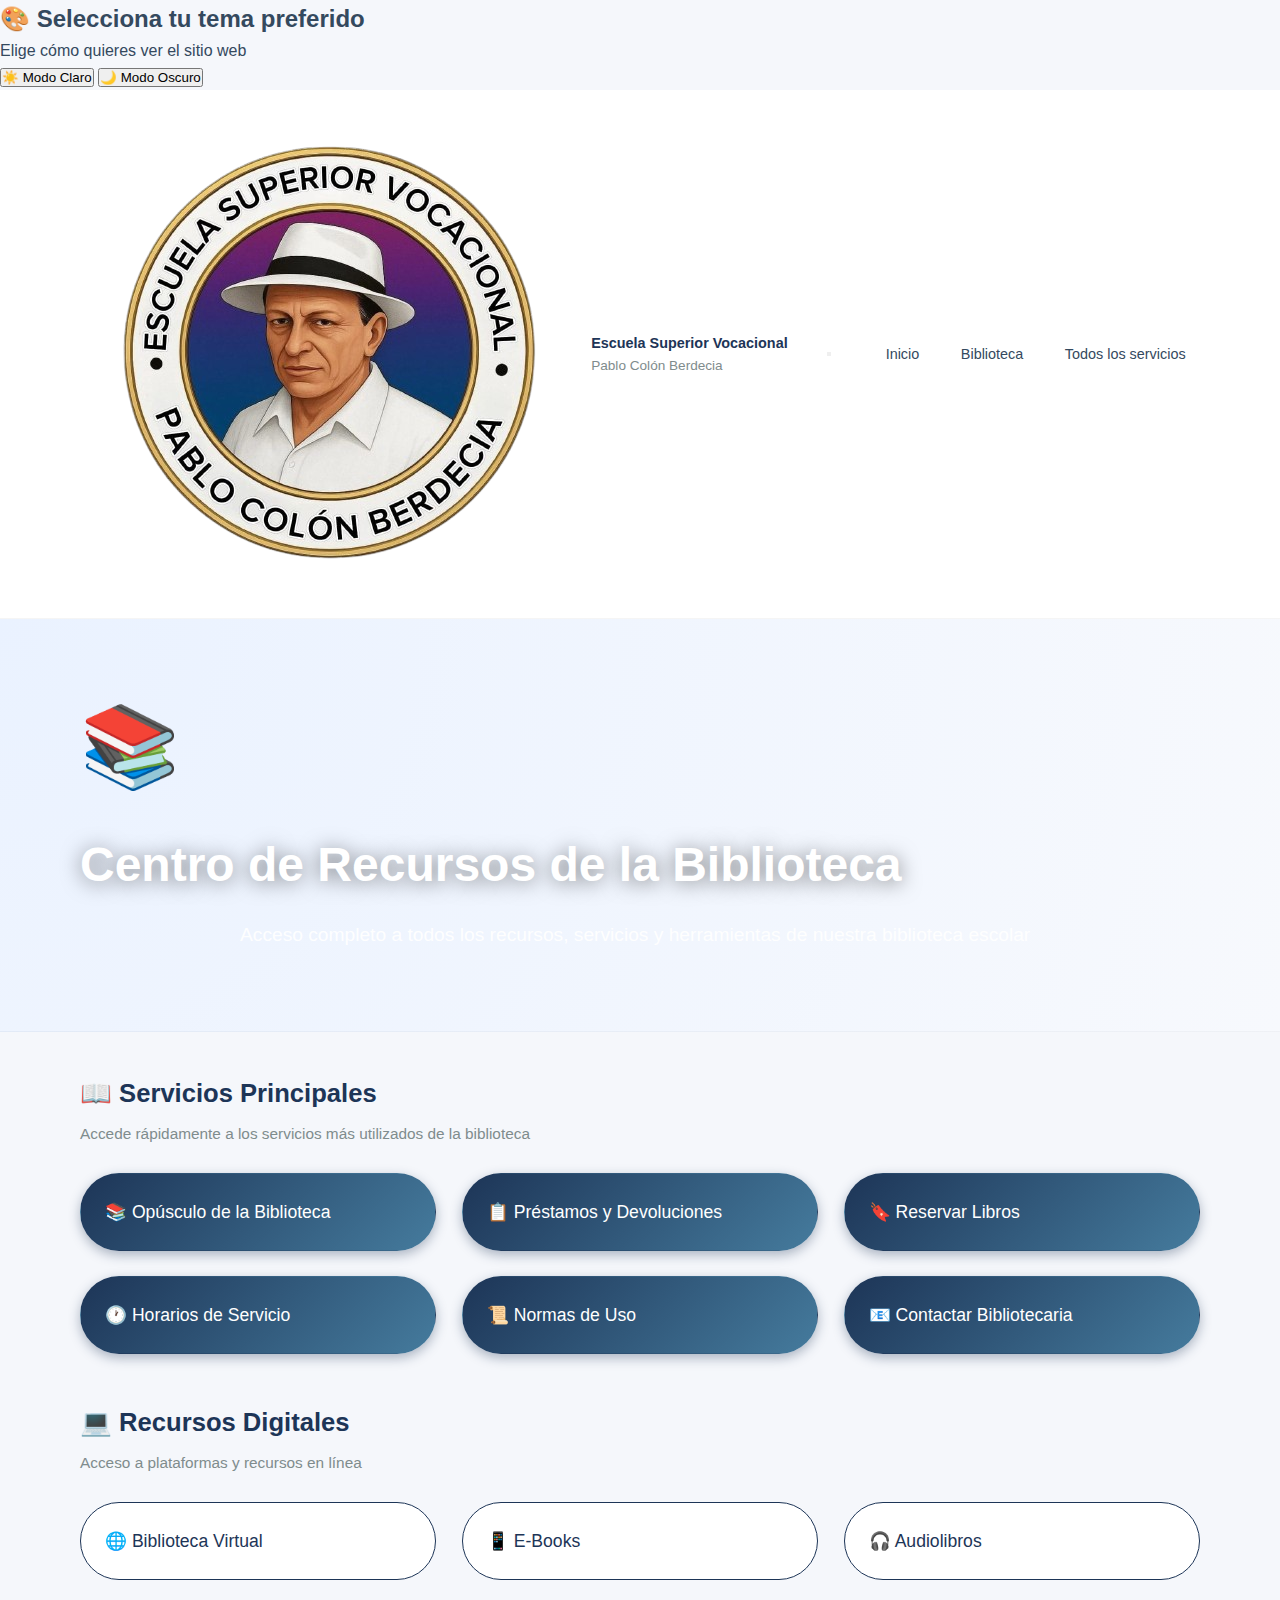
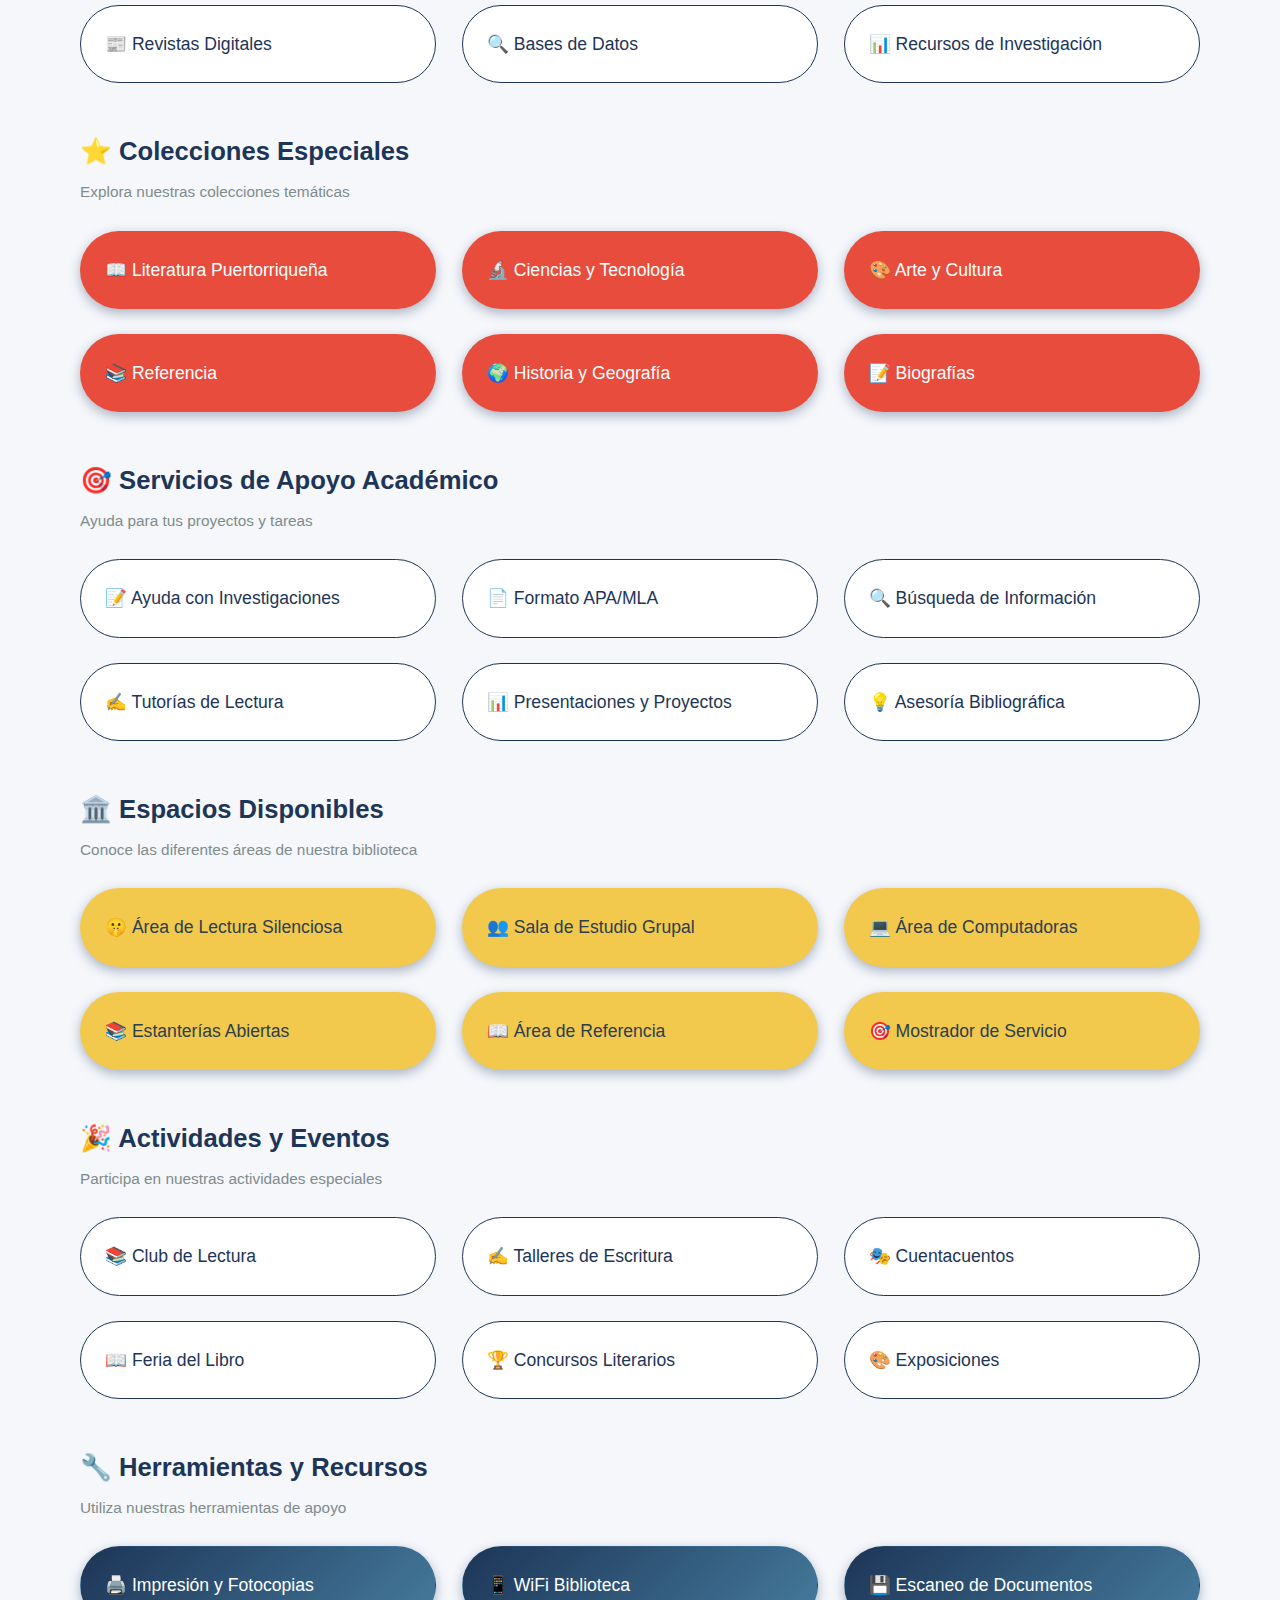
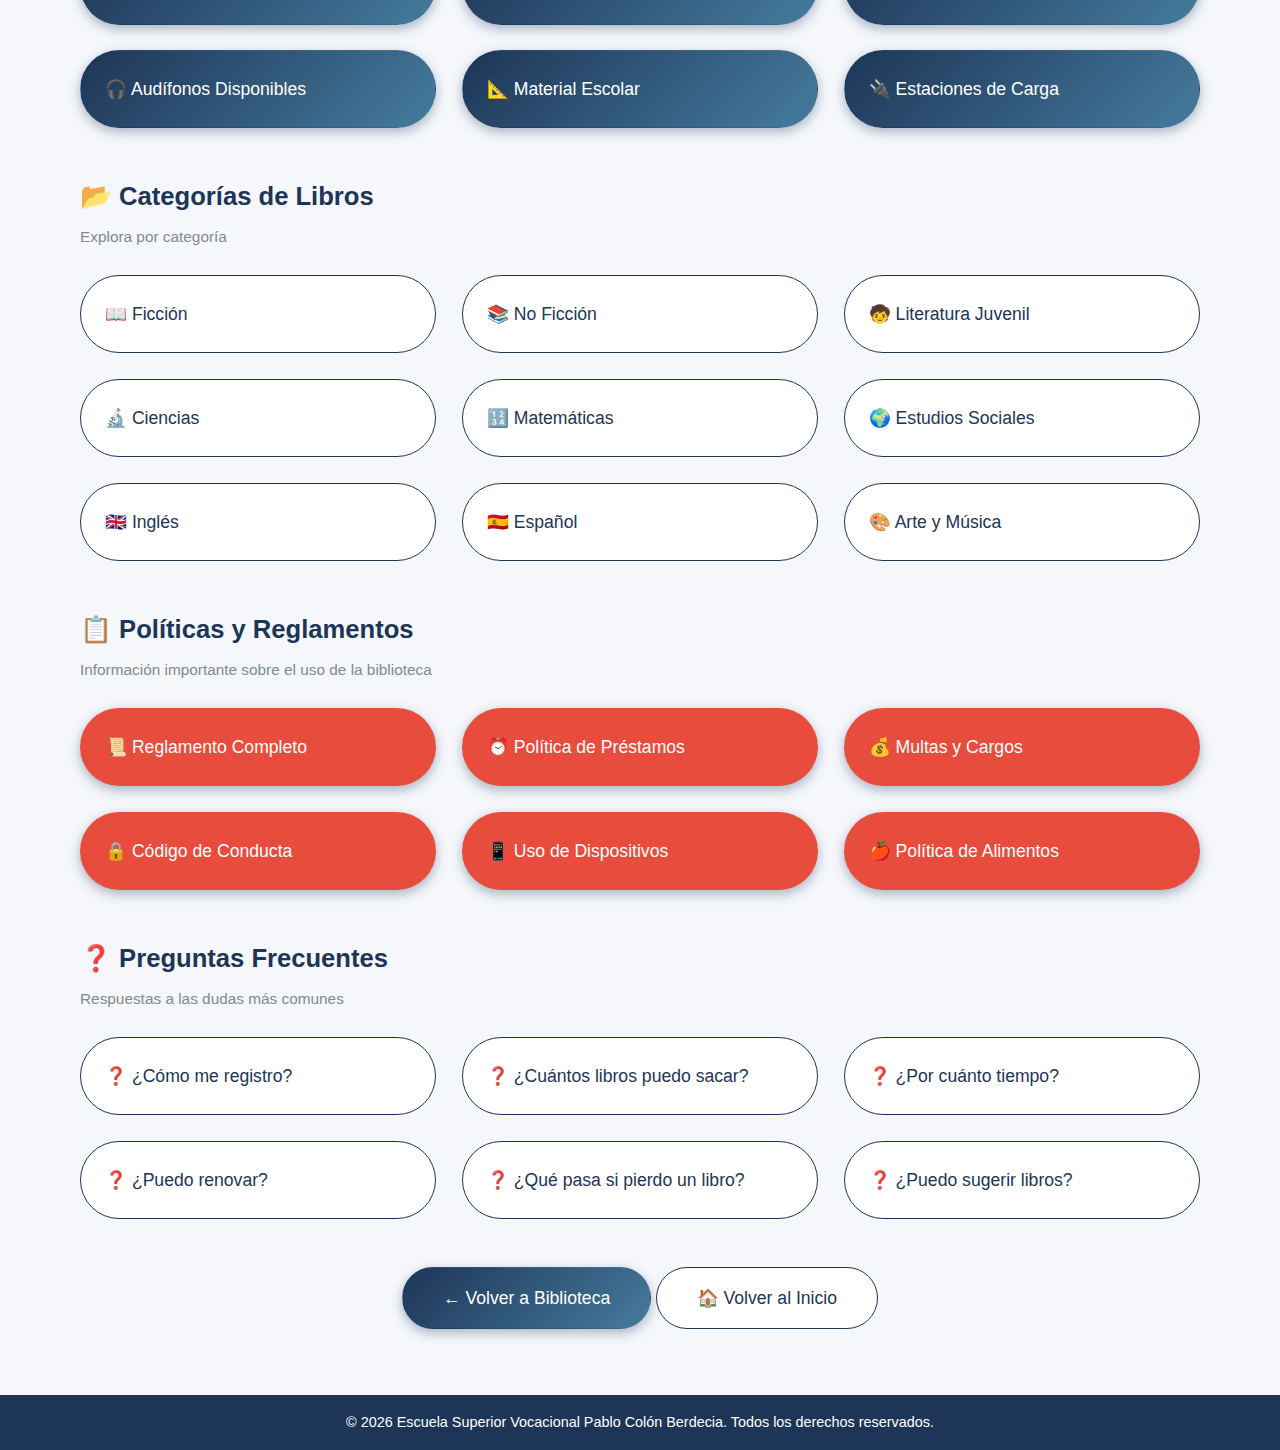
<file: bibliotecaCentroRecursos.html>
<!DOCTYPE html>
<html lang="es">
<head>
  <meta charset="UTF-8">
  <meta name="viewport" content="width=device-width, initial-scale=1.0">
  <title>Biblioteca Completa – Escuela Superior Vocacional Pablo Colón Berdecia</title>
  <link rel="stylesheet" href="styles.css">
</head>
<body>
  <!-- Popup de selección de tema -->
  <div id="themePopup" class="theme-popup">
    <div class="theme-popup-content">
      <h2>🎨 Selecciona tu tema preferido</h2>
      <p>Elige cómo quieres ver el sitio web</p>
      <div class="theme-buttons">
        <button class="theme-btn theme-btn-light" id="btnLightMode">
          ☀️ Modo Claro
        </button>
        <button class="theme-btn theme-btn-dark" id="btnDarkMode">
          🌙 Modo Oscuro
        </button>
      </div>
    </div>
  </div>

  <script>
    // Script inline para modo claro/oscuro
    (function() {
      function hidePopup() {
        document.getElementById('themePopup').classList.add('hidden');
      }

      function setLightMode() {
        document.body.classList.remove('dark-mode');
        localStorage.setItem('theme', 'light');
        hidePopup();
      }

      function setDarkMode() {
        document.body.classList.add('dark-mode');
        localStorage.setItem('theme', 'dark');
        hidePopup();
      }

      function checkTheme() {
        const savedTheme = localStorage.getItem('theme');
        if (savedTheme === 'dark') {
          document.body.classList.add('dark-mode');
          hidePopup();
        } else if (savedTheme === 'light') {
          hidePopup();
        }
      }

      // Ejecutar inmediatamente
      checkTheme();

      // Agregar event listeners cuando el DOM esté listo
      document.addEventListener('DOMContentLoaded', function() {
        const btnLight = document.getElementById('btnLightMode');
        const btnDark = document.getElementById('btnDarkMode');

        if (btnLight) {
          btnLight.addEventListener('click', setLightMode);
        }
        if (btnDark) {
          btnDark.addEventListener('click', setDarkMode);
        }
      });
    })();
  </script>

  <header class="site-header">
    <div class="container header-inner">
      <div class="logo-area">
        <img src="LOGO6.png" alt="Logo Escuela" class="logo-image">
        <div class="logo-text">
          <span class="logo-title">Escuela Superior Vocacional</span>
          <span class="logo-subtitle">Pablo Colón Berdecia</span>
        </div>
      </div>
      <button class="menu-toggle" aria-label="Toggle menu">
        <span></span>
        <span></span>
        <span></span>
      </button>
      <nav class="main-nav">
        <ul>
          <li><a href="index.html#inicio">Inicio</a></li>
          <li><a href="biblioteca.html">Biblioteca</a></li>
          <li><a href="todos-los-servicios.html">Todos los servicios</a></li>
        </ul>
      </nav>
    </div>
  </header>

  <!-- Hero -->
  <section class="hero" style="min-height: 350px; padding: 4rem 0;">
    <div class="container">
      <div class="section-header" style="margin-bottom: 0;">
        <div style="font-size: 5rem; margin-bottom: 1rem;">📚</div>
        <h1 style="color: #ffffff; font-size: 3rem; text-shadow: 0 2px 20px rgba(0,0,0,0.5);">Centro de Recursos de la Biblioteca</h1>
        <p style="color: rgba(255,255,255,0.95); font-size: 1.2rem; max-width: 800px; margin: 1rem auto;">
          Acceso completo a todos los recursos, servicios y herramientas de nuestra biblioteca escolar
        </p>
      </div>
    </div>
  </section>

  <!-- Contenido principal -->
  <section class="section">
    <div class="container">
      <!-- Servicios Principales -->
      <div class="section-header">
        <h2>📖 Servicios Principales</h2>
        <p>Accede rápidamente a los servicios más utilizados de la biblioteca</p>
      </div>

      <div class="grid-3" style="margin-bottom: 3rem;">
        <a href="pdfs/Opusculo biblioteca.pdf" class="btn btn-primary" style="padding: 1.5rem; font-size: 1.1rem;" target="_blank" rel="noopener">
          📚 Opúsculo de la Biblioteca
        </a>
        <a href="#prestamos" class="btn btn-primary" style="padding: 1.5rem; font-size: 1.1rem;">
          📋 Préstamos y Devoluciones
        </a>
        <a href="#reservas" class="btn btn-primary" style="padding: 1.5rem; font-size: 1.1rem;">
          🔖 Reservar Libros
        </a>
        <a href="#horarios" class="btn btn-primary" style="padding: 1.5rem; font-size: 1.1rem;">
          🕐 Horarios de Servicio
        </a>
        <a href="#normas" class="btn btn-primary" style="padding: 1.5rem; font-size: 1.1rem;">
          📜 Normas de Uso
        </a>
        <a href="#contacto-biblioteca" class="btn btn-primary" style="padding: 1.5rem; font-size: 1.1rem;">
          📧 Contactar Bibliotecaria
        </a>
      </div>

      <!-- Recursos Digitales -->
      <div class="section-header">
        <h2>💻 Recursos Digitales</h2>
        <p>Acceso a plataformas y recursos en línea</p>
      </div>

      <div class="grid-3" style="margin-bottom: 3rem;">
        <a href="#" class="btn btn-secondary" style="padding: 1.5rem; font-size: 1.1rem;">
          🌐 Biblioteca Virtual
        </a>
        <a href="#" class="btn btn-secondary" style="padding: 1.5rem; font-size: 1.1rem;">
          📱 E-Books
        </a>
        <a href="#" class="btn btn-secondary" style="padding: 1.5rem; font-size: 1.1rem;">
          🎧 Audiolibros
        </a>
        <a href="#" class="btn btn-secondary" style="padding: 1.5rem; font-size: 1.1rem;">
          📰 Revistas Digitales
        </a>
        <a href="#" class="btn btn-secondary" style="padding: 1.5rem; font-size: 1.1rem;">
          🔍 Bases de Datos
        </a>
        <a href="#" class="btn btn-secondary" style="padding: 1.5rem; font-size: 1.1rem;">
          📊 Recursos de Investigación
        </a>
      </div>

      <!-- Colecciones Especiales -->
      <div class="section-header">
        <h2>⭐ Colecciones Especiales</h2>
        <p>Explora nuestras colecciones temáticas</p>
      </div>

      <div class="grid-3" style="margin-bottom: 3rem;">
        <a href="#" class="btn btn-primary" style="padding: 1.5rem; font-size: 1.1rem; background: #e74c3c;">
          📖 Literatura Puertorriqueña
        </a>
        <a href="#" class="btn btn-primary" style="padding: 1.5rem; font-size: 1.1rem; background: #e74c3c;">
          🔬 Ciencias y Tecnología
        </a>
        <a href="#" class="btn btn-primary" style="padding: 1.5rem; font-size: 1.1rem; background: #e74c3c;">
          🎨 Arte y Cultura
        </a>
        <a href="#" class="btn btn-primary" style="padding: 1.5rem; font-size: 1.1rem; background: #e74c3c;">
          📚 Referencia
        </a>
        <a href="#" class="btn btn-primary" style="padding: 1.5rem; font-size: 1.1rem; background: #e74c3c;">
          🌍 Historia y Geografía
        </a>
        <a href="#" class="btn btn-primary" style="padding: 1.5rem; font-size: 1.1rem; background: #e74c3c;">
          📝 Biografías
        </a>
      </div>

      <!-- Servicios de Apoyo -->
      <div class="section-header">
        <h2>🎯 Servicios de Apoyo Académico</h2>
        <p>Ayuda para tus proyectos y tareas</p>
      </div>

      <div class="grid-3" style="margin-bottom: 3rem;">
        <a href="#" class="btn btn-secondary" style="padding: 1.5rem; font-size: 1.1rem;">
          📝 Ayuda con Investigaciones
        </a>
        <a href="#" class="btn btn-secondary" style="padding: 1.5rem; font-size: 1.1rem;">
          📄 Formato APA/MLA
        </a>
        <a href="#" class="btn btn-secondary" style="padding: 1.5rem; font-size: 1.1rem;">
          🔍 Búsqueda de Información
        </a>
        <a href="#" class="btn btn-secondary" style="padding: 1.5rem; font-size: 1.1rem;">
          ✍️ Tutorías de Lectura
        </a>
        <a href="#" class="btn btn-secondary" style="padding: 1.5rem; font-size: 1.1rem;">
          📊 Presentaciones y Proyectos
        </a>
        <a href="#" class="btn btn-secondary" style="padding: 1.5rem; font-size: 1.1rem;">
          💡 Asesoría Bibliográfica
        </a>
      </div>

      <!-- Espacios de la Biblioteca -->
      <div class="section-header">
        <h2>🏛️ Espacios Disponibles</h2>
        <p>Conoce las diferentes áreas de nuestra biblioteca</p>
      </div>

      <div class="grid-3" style="margin-bottom: 3rem;">
        <a href="#" class="btn btn-primary" style="padding: 1.5rem; font-size: 1.1rem; background: var(--accent); color: #2c3e50;">
          🤫 Área de Lectura Silenciosa
        </a>
        <a href="#" class="btn btn-primary" style="padding: 1.5rem; font-size: 1.1rem; background: var(--accent); color: #2c3e50;">
          👥 Sala de Estudio Grupal
        </a>
        <a href="#" class="btn btn-primary" style="padding: 1.5rem; font-size: 1.1rem; background: var(--accent); color: #2c3e50;">
          💻 Área de Computadoras
        </a>
        <a href="#" class="btn btn-primary" style="padding: 1.5rem; font-size: 1.1rem; background: var(--accent); color: #2c3e50;">
          📚 Estanterías Abiertas
        </a>
        <a href="#" class="btn btn-primary" style="padding: 1.5rem; font-size: 1.1rem; background: var(--accent); color: #2c3e50;">
          📖 Área de Referencia
        </a>
        <a href="#" class="btn btn-primary" style="padding: 1.5rem; font-size: 1.1rem; background: var(--accent); color: #2c3e50;">
          🎯 Mostrador de Servicio
        </a>
      </div>

      <!-- Actividades y Eventos -->
      <div class="section-header">
        <h2>🎉 Actividades y Eventos</h2>
        <p>Participa en nuestras actividades especiales</p>
      </div>

      <div class="grid-3" style="margin-bottom: 3rem;">
        <a href="#" class="btn btn-secondary" style="padding: 1.5rem; font-size: 1.1rem;">
          📚 Club de Lectura
        </a>
        <a href="#" class="btn btn-secondary" style="padding: 1.5rem; font-size: 1.1rem;">
          ✍️ Talleres de Escritura
        </a>
        <a href="#" class="btn btn-secondary" style="padding: 1.5rem; font-size: 1.1rem;">
          🎭 Cuentacuentos
        </a>
        <a href="#" class="btn btn-secondary" style="padding: 1.5rem; font-size: 1.1rem;">
          📖 Feria del Libro
        </a>
        <a href="#" class="btn btn-secondary" style="padding: 1.5rem; font-size: 1.1rem;">
          🏆 Concursos Literarios
        </a>
        <a href="#" class="btn btn-secondary" style="padding: 1.5rem; font-size: 1.1rem;">
          🎨 Exposiciones
        </a>
      </div>

      <!-- Herramientas y Recursos -->
      <div class="section-header">
        <h2>🔧 Herramientas y Recursos</h2>
        <p>Utiliza nuestras herramientas de apoyo</p>
      </div>

      <div class="grid-3" style="margin-bottom: 3rem;">
        <a href="#" class="btn btn-primary" style="padding: 1.5rem; font-size: 1.1rem;">
          🖨️ Impresión y Fotocopias
        </a>
        <a href="#" class="btn btn-primary" style="padding: 1.5rem; font-size: 1.1rem;">
          📱 WiFi Biblioteca
        </a>
        <a href="#" class="btn btn-primary" style="padding: 1.5rem; font-size: 1.1rem;">
          💾 Escaneo de Documentos
        </a>
        <a href="#" class="btn btn-primary" style="padding: 1.5rem; font-size: 1.1rem;">
          🎧 Audífonos Disponibles
        </a>
        <a href="#" class="btn btn-primary" style="padding: 1.5rem; font-size: 1.1rem;">
          📐 Material Escolar
        </a>
        <a href="#" class="btn btn-primary" style="padding: 1.5rem; font-size: 1.1rem;">
          🔌 Estaciones de Carga
        </a>
      </div>

      <!-- Información por Categoría -->
      <div class="section-header">
        <h2>📂 Categorías de Libros</h2>
        <p>Explora por categoría</p>
      </div>

      <div class="grid-3" style="margin-bottom: 3rem;">
        <a href="#" class="btn btn-secondary" style="padding: 1.5rem; font-size: 1.1rem;">
          📖 Ficción
        </a>
        <a href="#" class="btn btn-secondary" style="padding: 1.5rem; font-size: 1.1rem;">
          📚 No Ficción
        </a>
        <a href="#" class="btn btn-secondary" style="padding: 1.5rem; font-size: 1.1rem;">
          🧒 Literatura Juvenil
        </a>
        <a href="#" class="btn btn-secondary" style="padding: 1.5rem; font-size: 1.1rem;">
          🔬 Ciencias
        </a>
        <a href="#" class="btn btn-secondary" style="padding: 1.5rem; font-size: 1.1rem;">
          🔢 Matemáticas
        </a>
        <a href="#" class="btn btn-secondary" style="padding: 1.5rem; font-size: 1.1rem;">
          🌍 Estudios Sociales
        </a>
        <a href="#" class="btn btn-secondary" style="padding: 1.5rem; font-size: 1.1rem;">
          🇬🇧 Inglés
        </a>
        <a href="#" class="btn btn-secondary" style="padding: 1.5rem; font-size: 1.1rem;">
          🇪🇸 Español
        </a>
        <a href="#" class="btn btn-secondary" style="padding: 1.5rem; font-size: 1.1rem;">
          🎨 Arte y Música
        </a>
      </div>

      <!-- Políticas y Reglamentos -->
      <div class="section-header">
        <h2>📋 Políticas y Reglamentos</h2>
        <p>Información importante sobre el uso de la biblioteca</p>
      </div>

      <div class="grid-3" style="margin-bottom: 3rem;">
        <a href="#" class="btn btn-primary" style="padding: 1.5rem; font-size: 1.1rem; background: #e74c3c;">
          📜 Reglamento Completo
        </a>
        <a href="#" class="btn btn-primary" style="padding: 1.5rem; font-size: 1.1rem; background: #e74c3c;">
          ⏰ Política de Préstamos
        </a>
        <a href="#" class="btn btn-primary" style="padding: 1.5rem; font-size: 1.1rem; background: #e74c3c;">
          💰 Multas y Cargos
        </a>
        <a href="#" class="btn btn-primary" style="padding: 1.5rem; font-size: 1.1rem; background: #e74c3c;">
          🔒 Código de Conducta
        </a>
        <a href="#" class="btn btn-primary" style="padding: 1.5rem; font-size: 1.1rem; background: #e74c3c;">
          📱 Uso de Dispositivos
        </a>
        <a href="#" class="btn btn-primary" style="padding: 1.5rem; font-size: 1.1rem; background: #e74c3c;">
          🍎 Política de Alimentos
        </a>
      </div>

      <!-- Preguntas Frecuentes -->
      <div class="section-header">
        <h2>❓ Preguntas Frecuentes</h2>
        <p>Respuestas a las dudas más comunes</p>
      </div>

      <div class="grid-3" style="margin-bottom: 3rem;">
        <a href="#" class="btn btn-secondary" style="padding: 1.5rem; font-size: 1.1rem;">
          ❓ ¿Cómo me registro?
        </a>
        <a href="#" class="btn btn-secondary" style="padding: 1.5rem; font-size: 1.1rem;">
          ❓ ¿Cuántos libros puedo sacar?
        </a>
        <a href="#" class="btn btn-secondary" style="padding: 1.5rem; font-size: 1.1rem;">
          ❓ ¿Por cuánto tiempo?
        </a>
        <a href="#" class="btn btn-secondary" style="padding: 1.5rem; font-size: 1.1rem;">
          ❓ ¿Puedo renovar?
        </a>
        <a href="#" class="btn btn-secondary" style="padding: 1.5rem; font-size: 1.1rem;">
          ❓ ¿Qué pasa si pierdo un libro?
        </a>
        <a href="#" class="btn btn-secondary" style="padding: 1.5rem; font-size: 1.1rem;">
          ❓ ¿Puedo sugerir libros?
        </a>
      </div>

      <!-- Botón de regreso -->
      <div style="text-align: center; margin-top: 3rem;">
        <a href="biblioteca.html" class="btn btn-primary" style="padding: 1rem 2.5rem; font-size: 1.1rem;">
          ← Volver a Biblioteca
        </a>
        <a href="index.html" class="btn btn-secondary" style="padding: 1rem 2.5rem; font-size: 1.1rem;">
          🏠 Volver al Inicio
        </a>
      </div>
    </div>
  </section>

  <!-- Footer -->
  <footer class="site-footer">
    <div class="container">
      <p>&copy; 2026 Escuela Superior Vocacional Pablo Colón Berdecia. Todos los derechos reservados.</p>
    </div>
  </footer>

  <script src="script.js"></script>
</body>
</html>
</file>
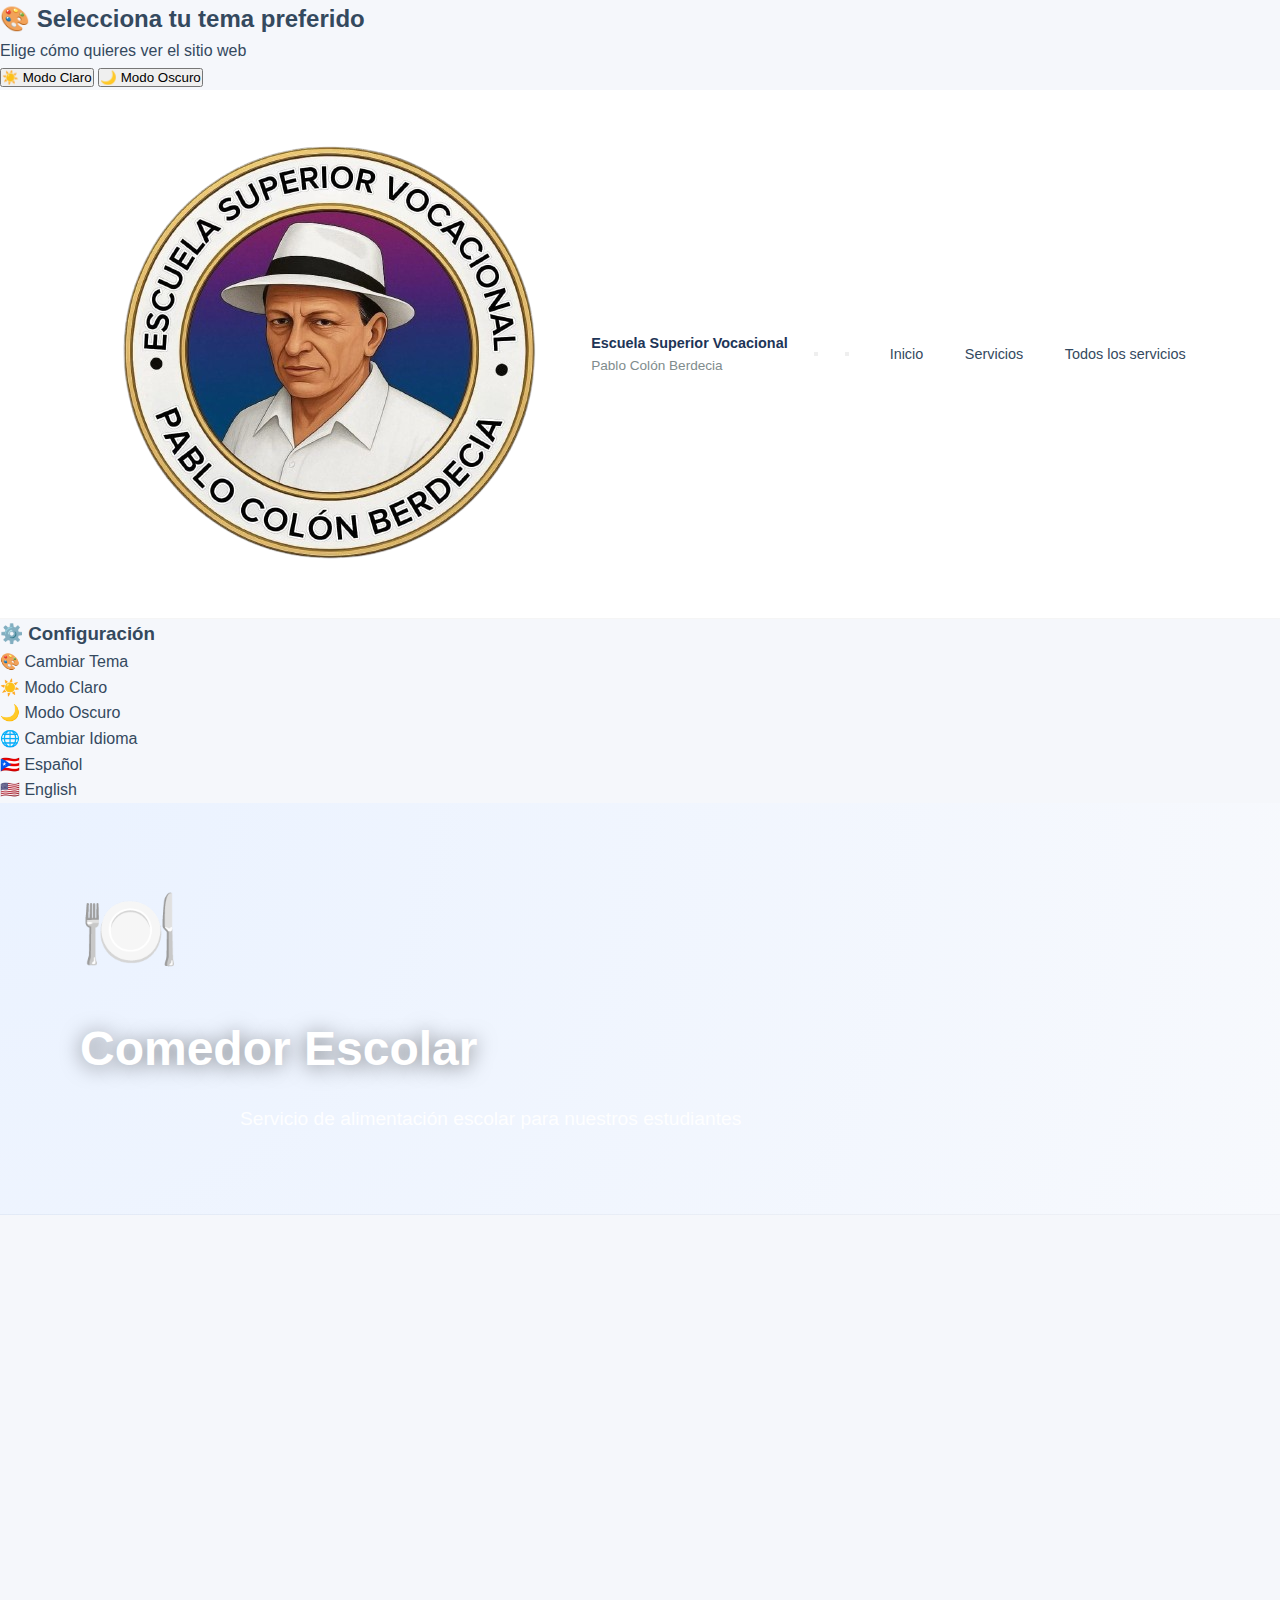
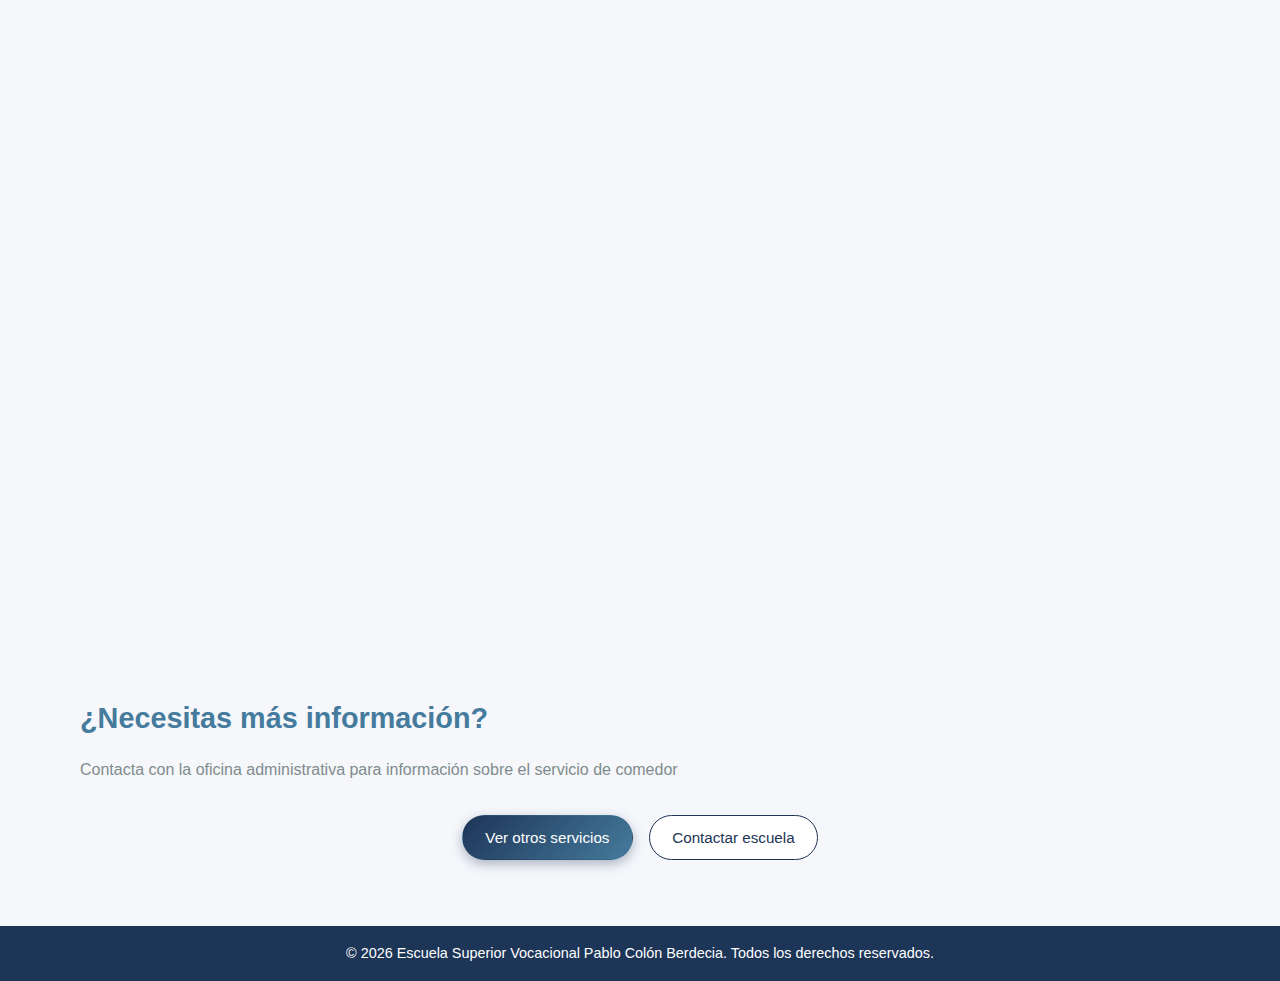
<file: comedor.html>
<!DOCTYPE html>
<html lang="es" id="htmlRoot">
<head>
  <meta charset="UTF-8">
  <meta name="viewport" content="width=device-width, initial-scale=1.0">
  <title>Comedor Escolar – Escuela Superior Vocacional Pablo Colón Berdecia</title>
  <link rel="stylesheet" href="styles.css">
  <script src="translations.js"></script>
</head>
<body>
  <!-- Popup de selección de tema -->
  <div id="themePopup" class="theme-popup">
    <div class="theme-popup-content">
      <h2 data-translate="🎨 Selecciona tu tema preferido">🎨 Selecciona tu tema preferido</h2>
      <p data-translate="Elige cómo quieres ver el sitio web">Elige cómo quieres ver el sitio web</p>
      <div class="theme-buttons">
        <button class="theme-btn theme-btn-light" id="btnLightMode" data-translate="☀️ Modo Claro">
          ☀️ Modo Claro
        </button>
        <button class="theme-btn theme-btn-dark" id="btnDarkMode" data-translate="🌙 Modo Oscuro">
          🌙 Modo Oscuro
        </button>
      </div>
    </div>
  </div>

  <script>
    // Script inline para modo claro/oscuro
    (function() {
      function hidePopup() {
        document.getElementById('themePopup').classList.add('hidden');
      }

      function setLightMode() {
        document.body.classList.remove('dark-mode');
        localStorage.setItem('theme', 'light');
        hidePopup();
      }

      function setDarkMode() {
        document.body.classList.add('dark-mode');
        localStorage.setItem('theme', 'dark');
        hidePopup();
      }

      function checkTheme() {
        const savedTheme = localStorage.getItem('theme');
        if (savedTheme === 'dark') {
          document.body.classList.add('dark-mode');
          hidePopup();
        } else if (savedTheme === 'light') {
          hidePopup();
        }
      }

      // Ejecutar inmediatamente
      checkTheme();

      // Agregar event listeners cuando el DOM esté listo
      document.addEventListener('DOMContentLoaded', function() {
        const btnLight = document.getElementById('btnLightMode');
        const btnDark = document.getElementById('btnDarkMode');

        if (btnLight) {
          btnLight.addEventListener('click', setLightMode);
        }
        if (btnDark) {
          btnDark.addEventListener('click', setDarkMode);
        }
      });
    })();
  </script>

  <header class="site-header">
    <div class="container header-inner">
      <div class="logo-area">
        <img src="LOGO6.png" alt="Logo Escuela" class="logo-image">
        <div class="logo-text">
          <span class="logo-title" data-translate="Escuela Superior Vocacional">Escuela Superior Vocacional</span>
          <span class="logo-subtitle">Pablo Colón Berdecia</span>
        </div>
      </div>

      <!-- Hamburger Menu Button -->
      <button class="hamburger-menu" id="hamburgerBtn" aria-label="Menu">
        <span></span>
        <span></span>
        <span></span>
      </button>

      <button class="menu-toggle" aria-label="Toggle menu">
        <span></span>
        <span></span>
        <span></span>
      </button>
      <nav class="main-nav">
        <ul>
          <li><a href="index.html#inicio" data-translate="Inicio">Inicio</a></li>
          <li><a href="index.html#servicios" data-translate="Servicios">Servicios</a></li>
          <li><a href="index2.html" data-translate="Todos los servicios">Todos los servicios</a></li>
        </ul>
      </nav>
    </div>
  </header>

  <!-- Sidebar Menu -->
  <div class="sidebar-overlay" id="sidebarOverlay"></div>
  <div class="sidebar-menu" id="sidebarMenu">
    <div class="sidebar-header">
      <h3 data-translate="⚙️ Configuración">⚙️ Configuración</h3>
    </div>
    <div class="sidebar-content">
      <!-- Theme Toggle -->
      <div class="sidebar-option" id="themeToggle">
        <span data-translate="🎨 Cambiar Tema">🎨 Cambiar Tema</span>
      </div>
      <div class="theme-options" id="themeOptions">
        <div class="theme-option" id="selectLightTheme">
          <span data-translate="☀️ Modo Claro">☀️ Modo Claro</span>
        </div>
        <div class="theme-option" id="selectDarkTheme">
          <span data-translate="🌙 Modo Oscuro">🌙 Modo Oscuro</span>
        </div>
      </div>

      <!-- Language Toggle -->
      <div class="sidebar-option" id="languageToggle">
        <span data-translate="🌐 Cambiar Idioma">🌐 Cambiar Idioma</span>
      </div>
      <div class="language-options" id="languageOptions">
        <div class="language-option" id="selectSpanish">
          <span>🇵🇷 Español</span>
        </div>
        <div class="language-option" id="selectEnglish">
          <span>🇺🇸 English</span>
        </div>
      </div>
    </div>
  </div>

  <script>
    // Hamburger menu functionality
    (function() {
      const hamburgerBtn = document.getElementById('hamburgerBtn');
      const sidebarMenu = document.getElementById('sidebarMenu');
      const sidebarOverlay = document.getElementById('sidebarOverlay');
      const themeToggle = document.getElementById('themeToggle');
      const themeOptions = document.getElementById('themeOptions');
      const languageToggle = document.getElementById('languageToggle');
      const languageOptions = document.getElementById('languageOptions');
      const selectLightTheme = document.getElementById('selectLightTheme');
      const selectDarkTheme = document.getElementById('selectDarkTheme');
      const selectSpanish = document.getElementById('selectSpanish');
      const selectEnglish = document.getElementById('selectEnglish');

      function openSidebarMenu() {
        sidebarMenu.classList.add('active');
        sidebarOverlay.classList.add('active');
      }

      function closeSidebarMenu() {
        sidebarMenu.classList.remove('active');
        sidebarOverlay.classList.remove('active');
        themeOptions.classList.remove('active');
        languageOptions.classList.remove('active');
      }

      if (hamburgerBtn) {
        hamburgerBtn.addEventListener('click', openSidebarMenu);
      }

      if (sidebarOverlay) {
        sidebarOverlay.addEventListener('click', closeSidebarMenu);
      }

      // Theme toggle
      if (themeToggle) {
        themeToggle.addEventListener('click', function() {
          themeOptions.classList.toggle('active');
          languageOptions.classList.remove('active');
        });
      }

      // Language toggle
      if (languageToggle) {
        languageToggle.addEventListener('click', function() {
          languageOptions.classList.toggle('active');
          themeOptions.classList.remove('active');
        });
      }

      // Select Light Theme
      if (selectLightTheme) {
        selectLightTheme.addEventListener('click', function() {
          document.body.classList.remove('dark-mode');
          localStorage.setItem('theme', 'light');
          closeSidebarMenu();
        });
      }

      // Select Dark Theme
      if (selectDarkTheme) {
        selectDarkTheme.addEventListener('click', function() {
          document.body.classList.add('dark-mode');
          localStorage.setItem('theme', 'dark');
          closeSidebarMenu();
        });
      }

      // Seleccionar idioma español
      if (selectSpanish) {
        selectSpanish.addEventListener('click', function() {
          localStorage.setItem('language', 'es');
          document.getElementById('htmlRoot').setAttribute('lang', 'es');
          if (typeof translatePage === 'function') {
            translatePage('es');
          }
          closeSidebarMenu();
        });
      }

      // Seleccionar idioma inglés
      if (selectEnglish) {
        selectEnglish.addEventListener('click', function() {
          localStorage.setItem('language', 'en');
          document.getElementById('htmlRoot').setAttribute('lang', 'en');
          if (typeof translatePage === 'function') {
            translatePage('en');
          }
          closeSidebarMenu();
        });
      }
    })();
  </script>

  <!-- Hero -->
  <section class="hero" style="min-height: 350px; padding: 4rem 0;">
    <div class="container">
      <div class="section-header" style="margin-bottom: 0;">
        <div style="font-size: 5rem; margin-bottom: 1rem;">🍽️</div>
        <h1 style="color: #ffffff; font-size: 3rem; text-shadow: 0 2px 20px rgba(0,0,0,0.5);" data-translate="Comedor Escolar">Comedor Escolar</h1>
        <p style="color: rgba(255,255,255,0.95); font-size: 1.2rem; max-width: 800px; margin: 1rem auto;" data-translate="Servicio de alimentación escolar para nuestros estudiantes">
          Servicio de alimentación escolar para nuestros estudiantes
        </p>
      </div>
    </div>
  </section>

  <!-- Contenido principal -->
  <section class="section">
    <div class="container">
      <div class="grid-2">
        <!-- Información general -->
        <article class="card">
          <div class="card-icon">🥘</div>
          <h3 data-translate="Acerca del Comedor">Acerca del Comedor</h3>
          <p data-translate="El comedor escolar ofrece servicios de alimentación de acuerdo al programa de comedores escolares del Departamento de Educación de Puerto Rico.">
            El comedor escolar ofrece servicios de alimentación de acuerdo al programa de
            comedores escolares del Departamento de Educación de Puerto Rico.
          </p>
          <p data-translate="Proporcionamos comidas nutritivas y balanceadas que contribuyen al bienestar y desarrollo de nuestros estudiantes durante la jornada escolar.">
            Proporcionamos comidas nutritivas y balanceadas que contribuyen al bienestar
            y desarrollo de nuestros estudiantes durante la jornada escolar.
          </p>
        </article>

        <!-- Horario -->
        <article class="card">
          <div class="card-icon">🕐</div>
          <h3 data-translate="Horario de Servicio">Horario de Servicio</h3>
          <p><strong data-translate="Horario de almuerzo:">Horario de almuerzo:</strong></p>
          <p style="font-size: 1.3rem; color: var(--primary-light); margin: 1rem 0;" data-translate="9no y 10mo 11:00AM a 11:50AM y 11mo 12mo de 11:50AM a 12:50PM">9no y 10mo 11:00AM a 11:50AM y 11mo 12mo de 11:50AM a 12:50PM</p>
          <p><strong data-translate="Ubicación:">Ubicación:</strong> <span data-translate="Área de comedor escolar">Área de comedor escolar</span></p>
          <p class="note" data-translate="El horario puede variar según el nivel y grupo">
            El horario puede variar según el nivel y grupo
          </p>
        </article>

        <!-- Menú y nutrición -->
        <article class="card">
          <div class="card-icon">🍎</div>
          <h3 data-translate="Menú del día">Menú del día</h3>

          <div style="margin-bottom: 1.5rem;">
            <h4 style="color: var(--primary); margin-bottom: 0.8rem; font-size: 1.1rem;" data-translate="🌅 Desayuno">🌅 Desayuno</h4>
            <ul>
              <li data-translate="Farina">Farina</li>
              <li data-translate="Queso">Queso</li>
              <li data-translate="Jugo de manzana">Jugo de manzana</li>
              <li data-translate="Melocotón">Melocotón</li>
            </ul>
          </div>

          <div>
            <h4 style="color: var(--primary); margin-bottom: 0.8rem; font-size: 1.1rem;" data-translate="🍽️ Almuerzo">🍽️ Almuerzo</h4>
            <ul>
              <li data-translate="Arroz">Arroz</li>
              <li data-translate="Habichuelas guisadas">Habichuelas guisadas</li>
              <li data-translate="Maíz">Maíz</li>
              <li data-translate="Tomate">Tomate</li>
              <li data-translate="Coctel de fruta">Coctel de fruta</li>
            </ul>
          </div>

          <p class="note" style="margin-top: 1rem;" data-translate="El menú puede variar según disponibilidad y programación del Departamento de Educación">
            El menú puede variar según disponibilidad y programación del Departamento de Educación
          </p>
        </article>

        <!-- Normas del comedor -->
        <article class="card">
          <div class="card-icon">📋</div>
          <h3 data-translate="Normas del Comedor">Normas del Comedor</h3>
          <ul>
            <li data-translate="Mantener orden y respeto en todo momento">Mantener orden y respeto en todo momento</li>
            <li data-translate="Hacer fila de manera organizada">Hacer fila de manera organizada</li>
            <li data-translate="Consumir alimentos en el área designada">Consumir alimentos en el área designada</li>
            <li data-translate="Depositar desperdicios en los recipientes apropiados">Depositar desperdicios en los recipientes apropiados</li>
            <li data-translate="Mantener limpieza en mesas y área de comedor">Mantener limpieza en mesas y área de comedor</li>
            <li data-translate="Respetar al personal del comedor">Respetar al personal del comedor</li>
            <li data-translate="No desperdiciar alimentos">No desperdiciar alimentos</li>
            <li data-translate="Seguir las instrucciones del personal a cargo">Seguir las instrucciones del personal a cargo</li>
          </ul>
          <p class="note" data-translate="El estudiantado debe seguir las normas establecidas por el personal del comedor">
            El estudiantado debe seguir las normas establecidas por el personal del comedor
          </p>
        </article>
      </div>

      <!-- Información adicional -->
      <div class="card" style="margin-top: 2rem;">
        <h3 data-translate="Programa de Comedores Escolares">Programa de Comedores Escolares</h3>
        <p data-translate="El Programa de Comedores Escolares del Departamento de Educación tiene como objetivo garantizar que todos los estudiantes tengan acceso a alimentos nutritivos durante la jornada escolar, contribuyendo así a su rendimiento académico y desarrollo integral.">
          El Programa de Comedores Escolares del Departamento de Educación tiene como objetivo
          garantizar que todos los estudiantes tengan acceso a alimentos nutritivos durante
          la jornada escolar, contribuyendo así a su rendimiento académico y desarrollo integral.
        </p>
      </div>

      <!-- Llamado a la acción -->
      <div class="programs-cta" style="margin-top: 3rem;">
        <h3 style="font-size: 1.8rem; margin-bottom: 1rem; color: var(--primary-light);" data-translate="¿Necesitas más información?">¿Necesitas más información?</h3>
        <p style="margin-bottom: 2rem; color: var(--text-soft);" data-translate="Contacta con la oficina administrativa para información sobre el servicio de comedor">
          Contacta con la oficina administrativa para información sobre el servicio de comedor
        </p>
        <div style="display: flex; gap: 1rem; justify-content: center; flex-wrap: wrap;">
          <a href="todos-los-servicios.html" class="btn btn-primary" data-translate="Ver otros servicios">Ver otros servicios</a>
          <a href="index.html#contacto" class="btn btn-secondary" data-translate="Contactar escuela">Contactar escuela</a>
        </div>
      </div>
    </div>
  </section>

  <!-- Footer -->
  <footer class="site-footer">
    <div class="container">
      <p data-translate="© 2026 Escuela Superior Vocacional Pablo Colón Berdecia. Todos los derechos reservados.">&copy; 2026 Escuela Superior Vocacional Pablo Colón Berdecia. Todos los derechos reservados.</p>
    </div>
  </footer>

  <script src="script.js"></script>
</body>
</html>
</file>
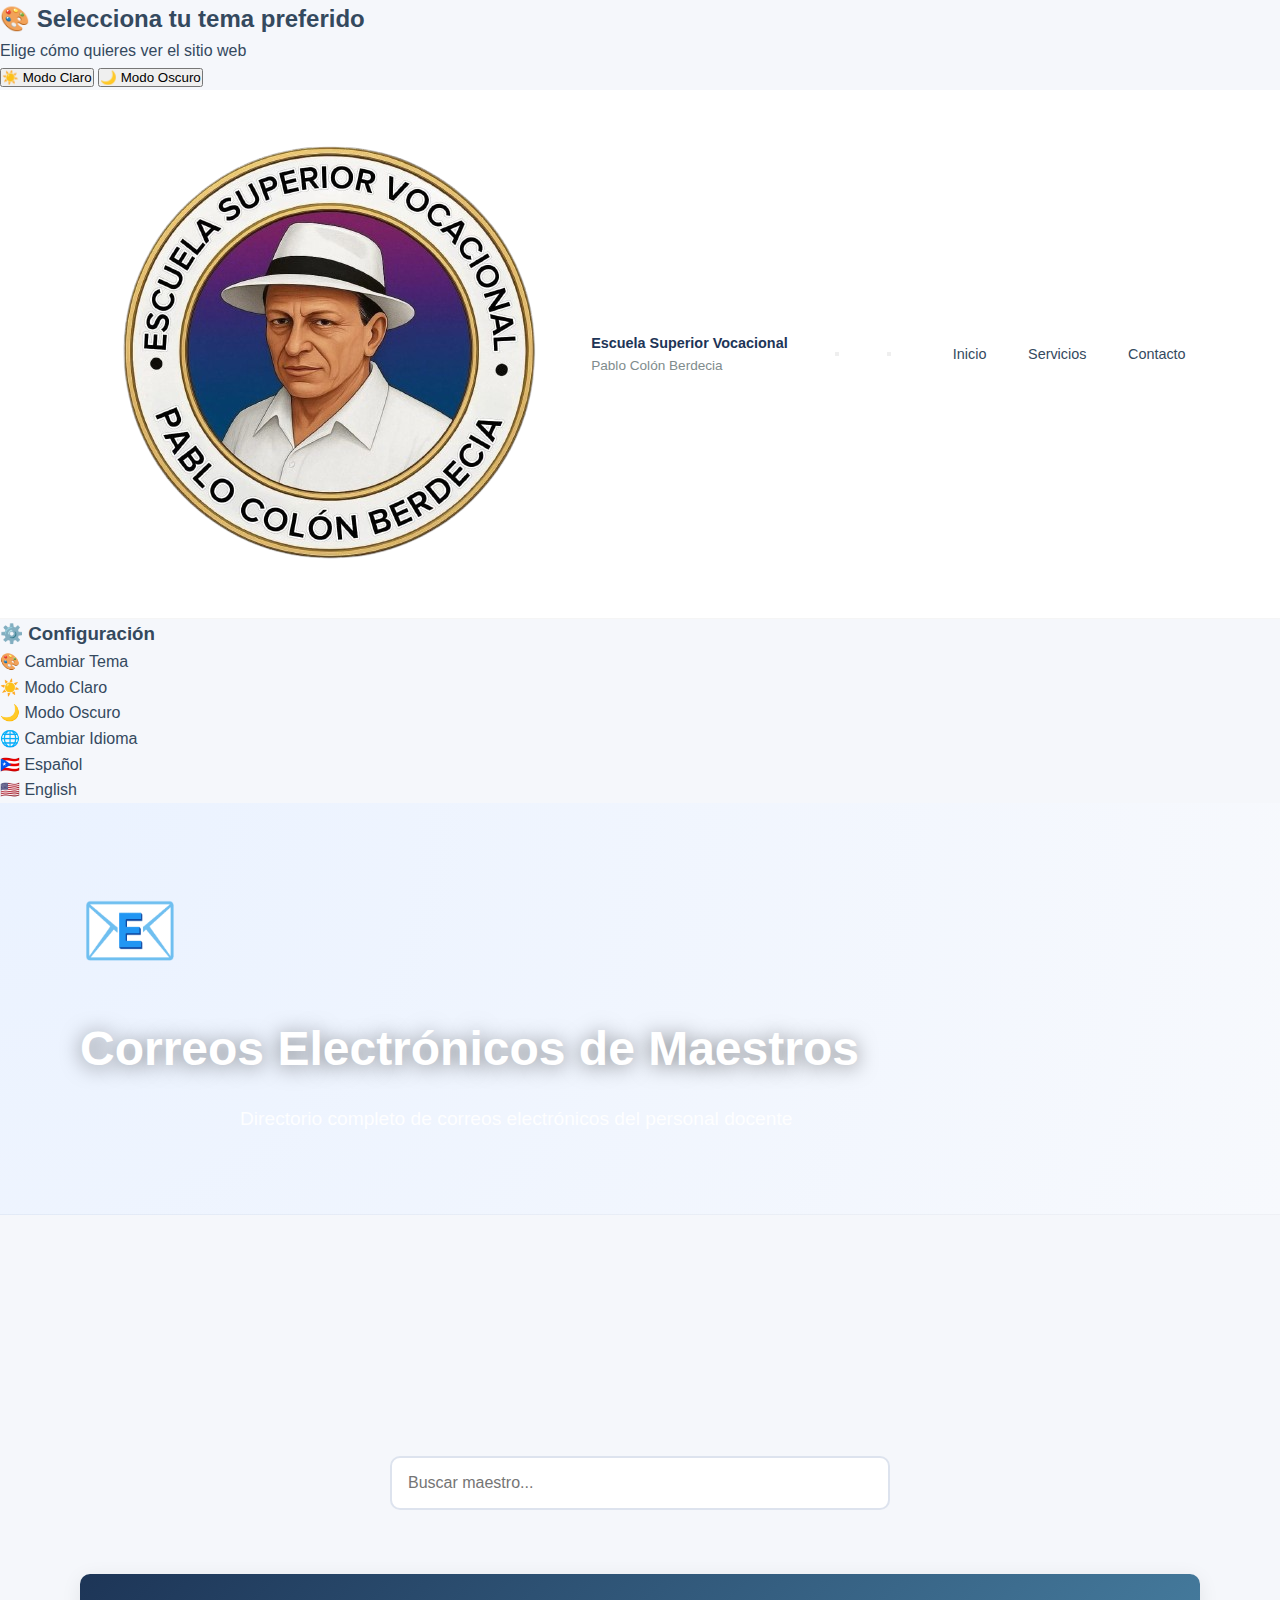
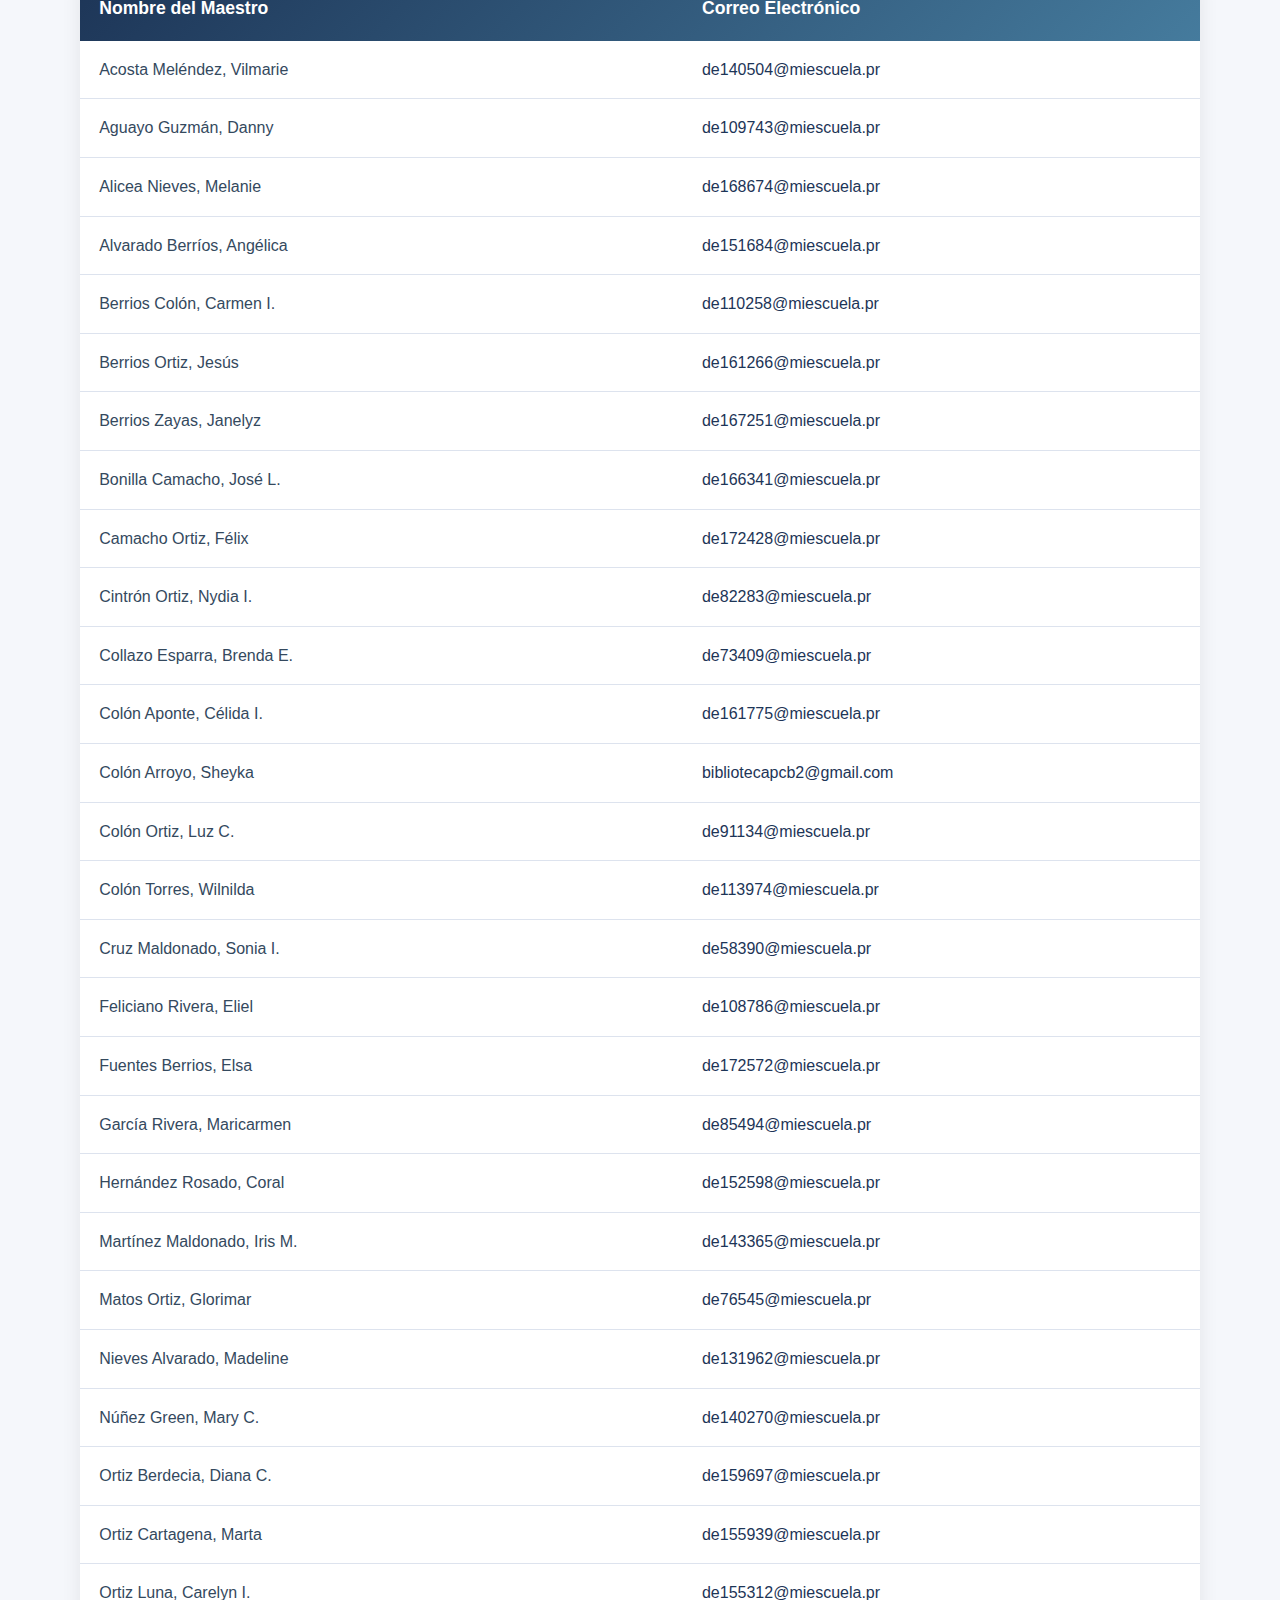
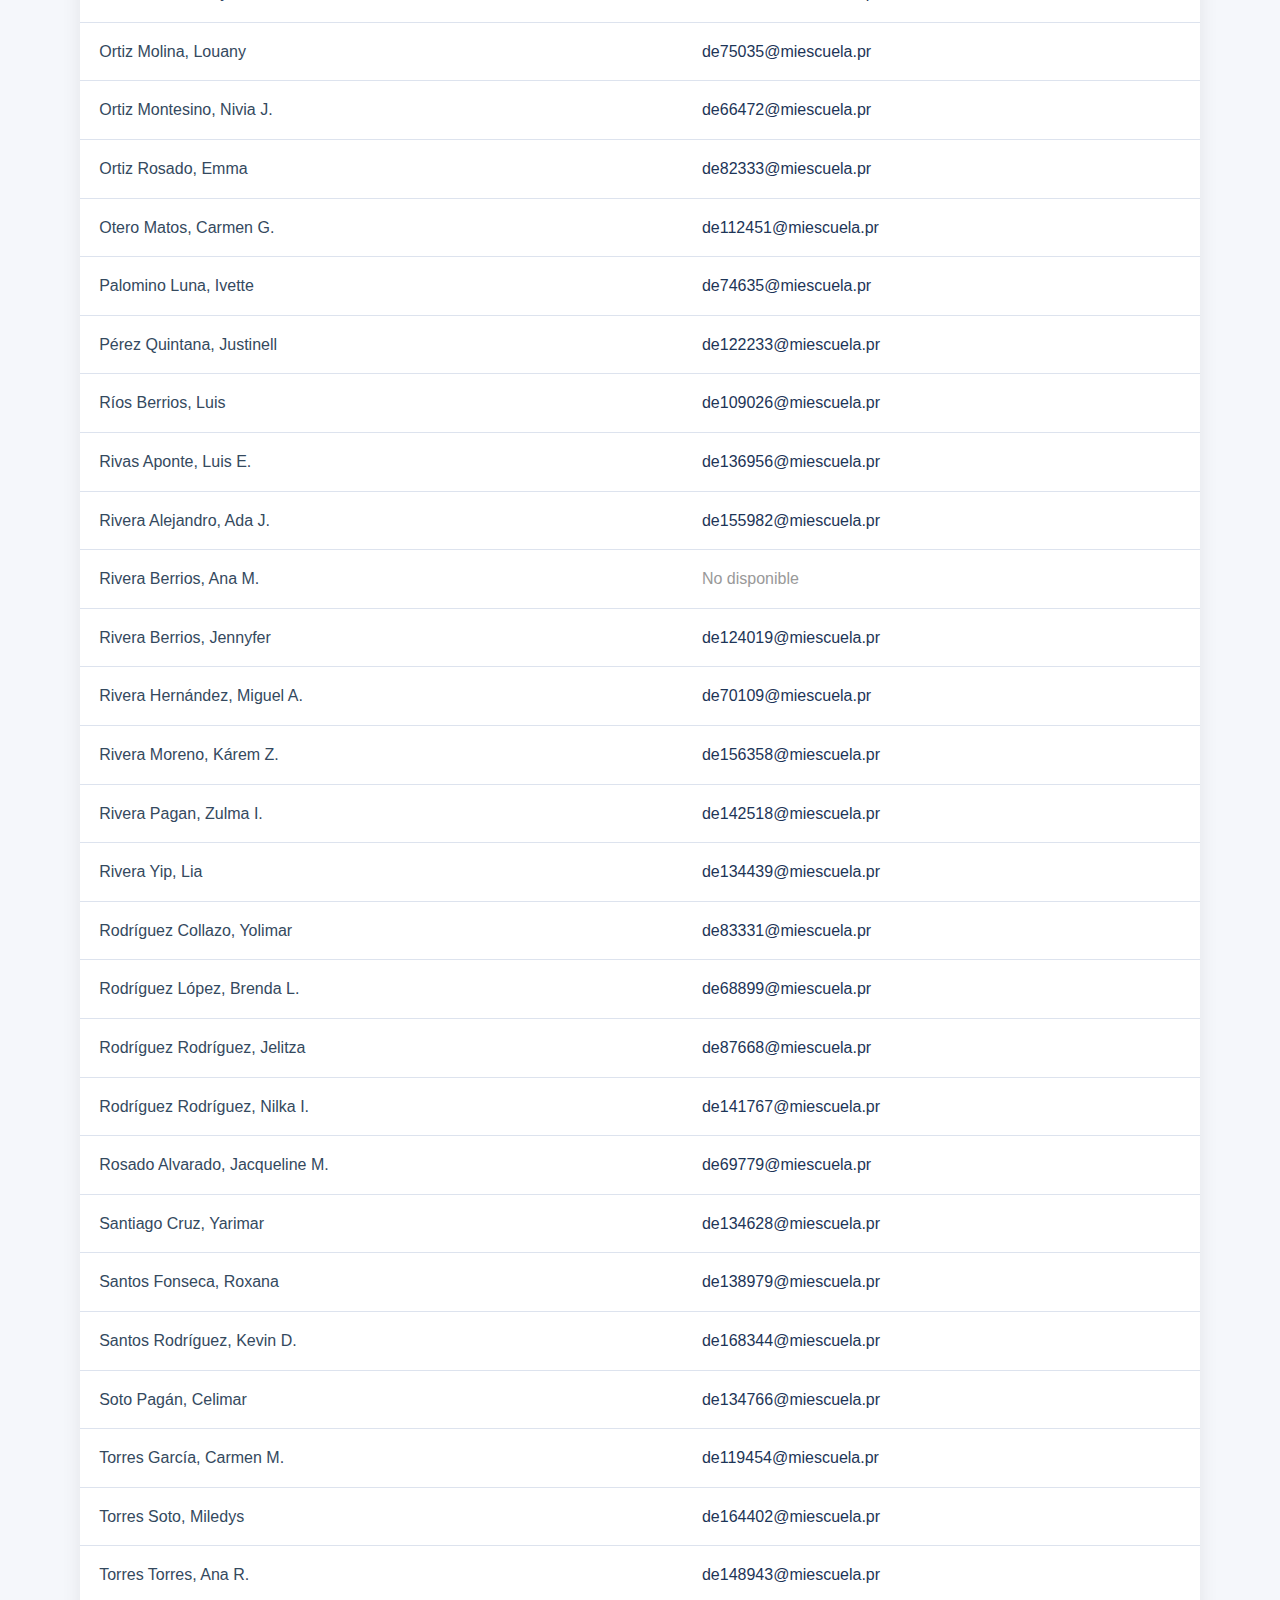
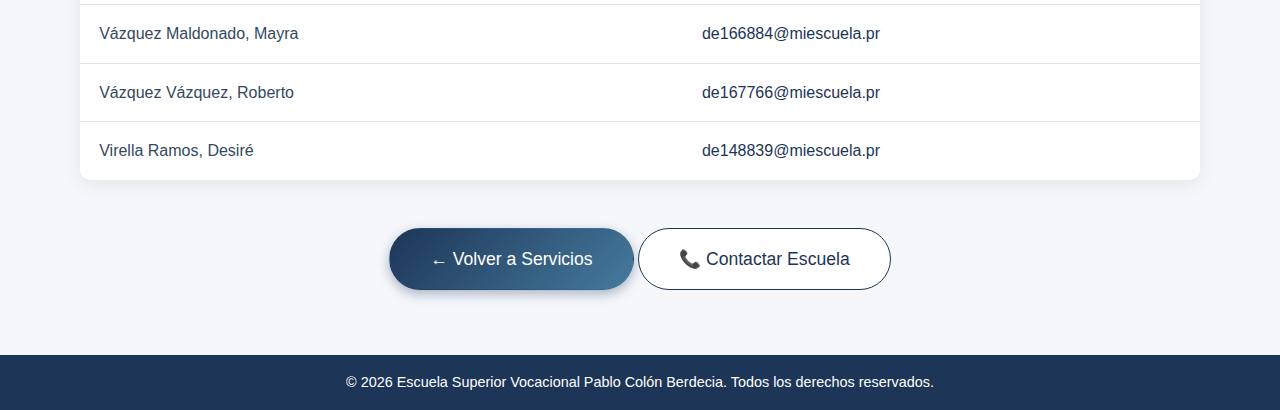
<file: correos-maestros-tabla.html>
<!DOCTYPE html>
<html lang="es" id="htmlRoot">
<head>
  <meta charset="UTF-8">
  <meta name="viewport" content="width=device-width, initial-scale=1.0">
  <title>Correos Electrónicos de Maestros – Escuela Superior Vocacional Pablo Colón Berdecia</title>
  <link rel="stylesheet" href="styles.css">
  <script src="translations.js"></script>
  <style>
    .email-table {
      width: 100%;
      border-collapse: collapse;
      margin: 2rem 0;
      background: white;
      box-shadow: 0 4px 20px rgba(0, 0, 0, 0.08);
      border-radius: 10px;
      overflow: hidden;
    }
    
    .email-table thead {
      background: linear-gradient(135deg, var(--primary), var(--primary-light));
      color: white;
    }
    
    .email-table th {
      padding: 1.2rem;
      text-align: left;
      font-weight: 600;
      font-size: 1.1rem;
    }
    
    .email-table td {
      padding: 1rem 1.2rem;
      border-bottom: 1px solid var(--border-soft);
    }
    
    .email-table tbody tr:hover {
      background-color: #f8f9fa;
    }
    
    .email-table tbody tr:last-child td {
      border-bottom: none;
    }
    
    .email-link {
      color: var(--primary);
      text-decoration: none;
      transition: color 0.3s ease;
    }
    
    .email-link:hover {
      color: var(--primary-light);
      text-decoration: underline;
    }
    
    .search-box {
      width: 100%;
      max-width: 500px;
      padding: 1rem;
      margin: 2rem auto;
      border: 2px solid var(--border-soft);
      border-radius: 10px;
      font-size: 1rem;
      transition: border-color 0.3s ease;
    }
    
    .search-box:focus {
      outline: none;
      border-color: var(--primary);
    }
    
    @media (max-width: 768px) {
      .email-table {
        font-size: 0.9rem;
      }

      .email-table th,
      .email-table td {
        padding: 0.8rem;
      }
    }

    /* Modo oscuro para la tabla */
    body.dark-mode .email-table {
      background: var(--bg-alt);
    }

    body.dark-mode .email-table tbody tr:hover {
      background-color: rgba(69, 123, 157, 0.1);
    }
  </style>
</head>
<body>
  <!-- Popup de selección de tema -->
  <div id="themePopup" class="theme-popup">
    <div class="theme-popup-content">
      <h2 data-translate="🎨 Selecciona tu tema preferido">🎨 Selecciona tu tema preferido</h2>
      <p data-translate="Elige cómo quieres ver el sitio web">Elige cómo quieres ver el sitio web</p>
      <div class="theme-buttons">
        <button class="theme-btn theme-btn-light" id="btnLightMode" data-translate="☀️ Modo Claro">
          ☀️ Modo Claro
        </button>
        <button class="theme-btn theme-btn-dark" id="btnDarkMode" data-translate="🌙 Modo Oscuro">
          🌙 Modo Oscuro
        </button>
      </div>
    </div>
  </div>

  <script>
    // Script inline para modo claro/oscuro
    (function() {
      function hidePopup() {
        document.getElementById('themePopup').classList.add('hidden');
      }

      function setLightMode() {
        document.body.classList.remove('dark-mode');
        localStorage.setItem('theme', 'light');
        hidePopup();
      }

      function setDarkMode() {
        document.body.classList.add('dark-mode');
        localStorage.setItem('theme', 'dark');
        hidePopup();
      }

      function checkTheme() {
        const savedTheme = localStorage.getItem('theme');
        if (savedTheme === 'dark') {
          document.body.classList.add('dark-mode');
          hidePopup();
        } else if (savedTheme === 'light') {
          hidePopup();
        }
      }

      // Ejecutar inmediatamente
      checkTheme();

      // Agregar event listeners cuando el DOM esté listo
      document.addEventListener('DOMContentLoaded', function() {
        const btnLight = document.getElementById('btnLightMode');
        const btnDark = document.getElementById('btnDarkMode');

        if (btnLight) {
          btnLight.addEventListener('click', setLightMode);
        }
        if (btnDark) {
          btnDark.addEventListener('click', setDarkMode);
        }
      });
    })();
  </script>

  <header class="site-header">
    <div class="container header-inner">
      <div class="logo-area">
        <img src="LOGO6.png" alt="Logo Escuela" class="logo-image">
        <div class="logo-text">
          <span class="logo-title" data-translate="Escuela Superior Vocacional">Escuela Superior Vocacional</span>
          <span class="logo-subtitle">Pablo Colón Berdecia</span>
        </div>
      </div>

      <!-- Hamburger Menu Button -->
      <button class="hamburger-menu" id="hamburgerBtn" aria-label="Menu">
        <span></span>
        <span></span>
        <span></span>
      </button>

      <button class="menu-toggle" aria-label="Toggle menu">
        <span></span>
        <span></span>
        <span></span>
      </button>
      <nav class="main-nav">
        <ul>
          <li><a href="index.html#inicio" data-translate="Inicio">Inicio</a></li>
          <li><a href="index.html#servicios" data-translate="Servicios">Servicios</a></li>
          <li><a href="index.html#contacto" data-translate="Contacto">Contacto</a></li>
        </ul>
      </nav>
    </div>
  </header>

  <!-- Sidebar Menu -->
  <div class="sidebar-overlay" id="sidebarOverlay"></div>
  <div class="sidebar-menu" id="sidebarMenu">
    <div class="sidebar-header">
      <h3 data-translate="⚙️ Configuración">⚙️ Configuración</h3>
    </div>
    <div class="sidebar-content">
      <!-- Theme Toggle -->
      <div class="sidebar-option" id="themeToggle">
        <span data-translate="🎨 Cambiar Tema">🎨 Cambiar Tema</span>
      </div>
      <div class="theme-options" id="themeOptions">
        <div class="theme-option" id="selectLightTheme">
          <span data-translate="☀️ Modo Claro">☀️ Modo Claro</span>
        </div>
        <div class="theme-option" id="selectDarkTheme">
          <span data-translate="🌙 Modo Oscuro">🌙 Modo Oscuro</span>
        </div>
      </div>

      <!-- Language Toggle -->
      <div class="sidebar-option" id="languageToggle">
        <span data-translate="🌐 Cambiar Idioma">🌐 Cambiar Idioma</span>
      </div>
      <div class="language-options" id="languageOptions">
        <div class="language-option" id="selectSpanish">
          <span>🇵🇷 Español</span>
        </div>
        <div class="language-option" id="selectEnglish">
          <span>🇺🇸 English</span>
        </div>
      </div>
    </div>
  </div>

  <script>
    // Hamburger menu functionality
    (function() {
      const hamburgerBtn = document.getElementById('hamburgerBtn');
      const sidebarMenu = document.getElementById('sidebarMenu');
      const sidebarOverlay = document.getElementById('sidebarOverlay');
      const themeToggle = document.getElementById('themeToggle');
      const themeOptions = document.getElementById('themeOptions');
      const languageToggle = document.getElementById('languageToggle');
      const languageOptions = document.getElementById('languageOptions');
      const selectLightTheme = document.getElementById('selectLightTheme');
      const selectDarkTheme = document.getElementById('selectDarkTheme');
      const selectSpanish = document.getElementById('selectSpanish');
      const selectEnglish = document.getElementById('selectEnglish');

      function openSidebarMenu() {
        sidebarMenu.classList.add('active');
        sidebarOverlay.classList.add('active');
      }

      function closeSidebarMenu() {
        sidebarMenu.classList.remove('active');
        sidebarOverlay.classList.remove('active');
        themeOptions.classList.remove('active');
        languageOptions.classList.remove('active');
      }

      if (hamburgerBtn) {
        hamburgerBtn.addEventListener('click', openSidebarMenu);
      }

      if (sidebarOverlay) {
        sidebarOverlay.addEventListener('click', closeSidebarMenu);
      }

      // Theme toggle
      if (themeToggle) {
        themeToggle.addEventListener('click', function() {
          themeOptions.classList.toggle('active');
          languageOptions.classList.remove('active');
        });
      }

      // Language toggle
      if (languageToggle) {
        languageToggle.addEventListener('click', function() {
          languageOptions.classList.toggle('active');
          themeOptions.classList.remove('active');
        });
      }

      // Select Light Theme
      if (selectLightTheme) {
        selectLightTheme.addEventListener('click', function() {
          document.body.classList.remove('dark-mode');
          localStorage.setItem('theme', 'light');
          closeSidebarMenu();
        });
      }

      // Select Dark Theme
      if (selectDarkTheme) {
        selectDarkTheme.addEventListener('click', function() {
          document.body.classList.add('dark-mode');
          localStorage.setItem('theme', 'dark');
          closeSidebarMenu();
        });
      }

      // Seleccionar idioma español
      if (selectSpanish) {
        selectSpanish.addEventListener('click', function() {
          localStorage.setItem('language', 'es');
          document.getElementById('htmlRoot').setAttribute('lang', 'es');
          if (typeof translatePage === 'function') {
            translatePage('es');
          }
          closeSidebarMenu();
        });
      }

      // Seleccionar idioma inglés
      if (selectEnglish) {
        selectEnglish.addEventListener('click', function() {
          localStorage.setItem('language', 'en');
          document.getElementById('htmlRoot').setAttribute('lang', 'en');
          if (typeof translatePage === 'function') {
            translatePage('en');
          }
          closeSidebarMenu();
        });
      }
    })();
  </script>

  <!-- Hero -->
  <section class="hero" style="min-height: 350px; padding: 4rem 0;">
    <div class="container">
      <div class="section-header" style="margin-bottom: 0;">
        <div style="font-size: 5rem; margin-bottom: 1rem;">📧</div>
        <h1 style="color: #ffffff; font-size: 3rem; text-shadow: 0 2px 20px rgba(0,0,0,0.5);" data-translate="Correos Electrónicos de Maestros">Correos Electrónicos de Maestros</h1>
        <p style="color: rgba(255,255,255,0.95); font-size: 1.2rem; max-width: 800px; margin: 1rem auto;" data-translate="Directorio completo de correos electrónicos del personal docente">
          Directorio completo de correos electrónicos del personal docente
        </p>
      </div>
    </div>
  </section>

  <!-- Contenido principal -->
  <section class="section">
    <div class="container">
      <!-- Información importante -->
      <div class="card" style="margin-bottom: 2rem; background: linear-gradient(135deg, var(--primary-light), var(--primary)); color: white;">
        <h3 style="color: white; margin-bottom: 1rem;" data-translate="Información Importante">📌 Información Importante</h3>
        <p style="color: rgba(255,255,255,0.95);" data-translate="Para comunicarte con un maestro, puedes enviar un correo electrónico directamente haciendo clic en la dirección de correo. Se recomienda incluir el nombre del estudiante y el asunto claramente en el mensaje.">
          Para comunicarte con un maestro, puedes enviar un correo electrónico directamente haciendo clic en la dirección de correo. Se recomienda incluir el nombre del estudiante y el asunto claramente en el mensaje.
        </p>

      </div>

      <!-- Buscador -->
      <div style="text-align: center;">
        <input
          type="text"
          id="searchInput"
          class="search-box"
          data-translate-placeholder="Buscar maestro..."
          placeholder="🔍 Buscar maestro..."
          onkeyup="filterTable()"
        >
      </div>

      <!-- Tabla de correos -->
      <table class="email-table" id="emailTable">
        <thead>
          <tr>
            <th data-translate="Nombre del Maestro">Nombre del Maestro</th>
            <th data-translate="Correo Electrónico">Correo Electrónico</th>
          </tr>
        </thead>
        <tbody>
          <tr>
            <td>Acosta Meléndez, Vilmarie</td>
            <td><a href="mailto:de140504@miescuela.pr" class="email-link">de140504@miescuela.pr</a></td>
          </tr>
          <tr>
            <td>Aguayo Guzmán, Danny</td>
            <td><a href="mailto:de109743@miescuela.pr" class="email-link">de109743@miescuela.pr</a></td>
          </tr>
          <tr>
            <td>Alicea Nieves, Melanie</td>
            <td><a href="mailto:de168674@miescuela.pr" class="email-link">de168674@miescuela.pr</a></td>
          </tr>
          <tr>
            <td>Alvarado Berríos, Angélica</td>
            <td><a href="mailto:de151684@miescuela.pr" class="email-link">de151684@miescuela.pr</a></td>
          </tr>
          <tr>
            <td>Berrios Colón, Carmen I.</td>
            <td><a href="mailto:de110258@miescuela.pr" class="email-link">de110258@miescuela.pr</a></td>
          </tr>
          <tr>
            <td>Berrios Ortiz, Jesús</td>
            <td><a href="mailto:de161266@miescuela.pr" class="email-link">de161266@miescuela.pr</a></td>
          </tr>
          <tr>
            <td>Berrios Zayas, Janelyz</td>
            <td><a href="mailto:de167251@miescuela.pr" class="email-link">de167251@miescuela.pr</a></td>
          </tr>
          <tr>
            <td>Bonilla Camacho, José L.</td>
            <td><a href="mailto:de166341@miescuela.pr" class="email-link">de166341@miescuela.pr</a></td>
          </tr>
          <tr>
            <td>Camacho Ortiz, Félix</td>
            <td><a href="mailto:de172428@miescuela.pr" class="email-link">de172428@miescuela.pr</a></td>
          </tr>
          <tr>
            <td>Cintrón Ortiz, Nydia I.</td>
            <td><a href="mailto:de82283@miescuela.pr" class="email-link">de82283@miescuela.pr</a></td>
          </tr>
          <tr>
            <td>Collazo Esparra, Brenda E.</td>
            <td><a href="mailto:de73409@miescuela.pr" class="email-link">de73409@miescuela.pr</a></td>
          </tr>
          <tr>
            <td>Colón Aponte, Célida I.</td>
            <td><a href="mailto:de161775@miescuela.pr" class="email-link">de161775@miescuela.pr</a></td>
          </tr>
          <tr>
            <td>Colón Arroyo, Sheyka</td>
            <td><a href="mailto:bibliotecapcb2@gmail.com" class="email-link">bibliotecapcb2@gmail.com</a></td>
          </tr>
          <tr>
            <td>Colón Ortiz, Luz C.</td>
            <td><a href="mailto:de91134@miescuela.pr" class="email-link">de91134@miescuela.pr</a></td>
          </tr>
          <tr>
            <td>Colón Torres, Wilnilda</td>
            <td><a href="mailto:de113974@miescuela.pr" class="email-link">de113974@miescuela.pr</a></td>
          </tr>
          <tr>
            <td>Cruz Maldonado, Sonia I.</td>
            <td><a href="mailto:de58390@miescuela.pr" class="email-link">de58390@miescuela.pr</a></td>
          </tr>
          <tr>
            <td>Feliciano Rivera, Eliel</td>
            <td><a href="mailto:de108786@miescuela.pr" class="email-link">de108786@miescuela.pr</a></td>
          </tr>
          <tr>
            <td>Fuentes Berrios, Elsa</td>
            <td><a href="mailto:de172572@miescuela.pr" class="email-link">de172572@miescuela.pr</a></td>
          </tr>
          <tr>
            <td>García Rivera, Maricarmen</td>
            <td><a href="mailto:de85494@miescuela.pr" class="email-link">de85494@miescuela.pr</a></td>
          </tr>
          <tr>
            <td>Hernández Rosado, Coral</td>
            <td><a href="mailto:de152598@miescuela.pr" class="email-link">de152598@miescuela.pr</a></td>
          </tr>
          <tr>
            <td>Martínez Maldonado, Iris M.</td>
            <td><a href="mailto:de143365@miescuela.pr" class="email-link">de143365@miescuela.pr</a></td>
          </tr>
          <tr>
            <td>Matos Ortiz, Glorimar</td>
            <td><a href="mailto:de76545@miescuela.pr" class="email-link">de76545@miescuela.pr</a></td>
          </tr>
          <tr>
            <td>Nieves Alvarado, Madeline</td>
            <td><a href="mailto:de131962@miescuela.pr" class="email-link">de131962@miescuela.pr</a></td>
          </tr>
          <tr>
            <td>Núñez Green, Mary C.</td>
            <td><a href="mailto:de140270@miescuela.pr" class="email-link">de140270@miescuela.pr</a></td>
          </tr>
          <tr>
            <td>Ortiz Berdecia, Diana C.</td>
            <td><a href="mailto:de159697@miescuela.pr" class="email-link">de159697@miescuela.pr</a></td>
          </tr>
          <tr>
            <td>Ortiz Cartagena, Marta</td>
            <td><a href="mailto:de155939@miescuela.pr" class="email-link">de155939@miescuela.pr</a></td>
          </tr>
          <tr>
            <td>Ortiz Luna, Carelyn I.</td>
            <td><a href="mailto:de155312@miescuela.pr" class="email-link">de155312@miescuela.pr</a></td>
          </tr>
          <tr>
            <td>Ortiz Molina, Louany</td>
            <td><a href="mailto:de75035@miescuela.pr" class="email-link">de75035@miescuela.pr</a></td>
          </tr>
          <tr>
            <td>Ortiz Montesino, Nivia J.</td>
            <td><a href="mailto:de66472@miescuela.pr" class="email-link">de66472@miescuela.pr</a></td>
          </tr>
          <tr>
            <td>Ortiz Rosado, Emma</td>
            <td><a href="mailto:de82333@miescuela.pr" class="email-link">de82333@miescuela.pr</a></td>
          </tr>
          <tr>
            <td>Otero Matos, Carmen G.</td>
            <td><a href="mailto:de112451@miescuela.pr" class="email-link">de112451@miescuela.pr</a></td>
          </tr>
          <tr>
            <td>Palomino Luna, Ivette</td>
            <td><a href="mailto:de74635@miescuela.pr" class="email-link">de74635@miescuela.pr</a></td>
          </tr>
          <tr>
            <td>Pérez Quintana, Justinell</td>
            <td><a href="mailto:de122233@miescuela.pr" class="email-link">de122233@miescuela.pr</a></td>
          </tr>
          <tr>
            <td>Ríos Berrios, Luis</td>
            <td><a href="mailto:de109026@miescuela.pr" class="email-link">de109026@miescuela.pr</a></td>
          </tr>
          <tr>
            <td>Rivas Aponte, Luis E.</td>
            <td><a href="mailto:de136956@miescuela.pr" class="email-link">de136956@miescuela.pr</a></td>
          </tr>
          <tr>
            <td>Rivera Alejandro, Ada J.</td>
            <td><a href="mailto:de155982@miescuela.pr" class="email-link">de155982@miescuela.pr</a></td>
          </tr>
          <tr>
            <td>Rivera Berrios, Ana M.</td>
            <td><span style="color: #999;">No disponible</span></td>
          </tr>
          <tr>
            <td>Rivera Berrios, Jennyfer</td>
            <td><a href="mailto:de124019@miescuela.pr" class="email-link">de124019@miescuela.pr</a></td>
          </tr>
          <tr>
            <td>Rivera Hernández, Miguel A.</td>
            <td><a href="mailto:de70109@miescuela.pr" class="email-link">de70109@miescuela.pr</a></td>
          </tr>
          <tr>
            <td>Rivera Moreno, Kárem Z.</td>
            <td><a href="mailto:de156358@miescuela.pr" class="email-link">de156358@miescuela.pr</a></td>
          </tr>
          <tr>
            <td>Rivera Pagan, Zulma I.</td>
            <td><a href="mailto:de142518@miescuela.pr" class="email-link">de142518@miescuela.pr</a></td>
          </tr>
          <tr>
            <td>Rivera Yip, Lia</td>
            <td><a href="mailto:de134439@miescuela.pr" class="email-link">de134439@miescuela.pr</a></td>
          </tr>
          <tr>
            <td>Rodríguez Collazo, Yolimar</td>
            <td><a href="mailto:de83331@miescuela.pr" class="email-link">de83331@miescuela.pr</a></td>
          </tr>
          <tr>
            <td>Rodríguez López, Brenda L.</td>
            <td><a href="mailto:de68899@miescuela.pr" class="email-link">de68899@miescuela.pr</a></td>
          </tr>
          <tr>
            <td>Rodríguez Rodríguez, Jelitza</td>
            <td><a href="mailto:de87668@miescuela.pr" class="email-link">de87668@miescuela.pr</a></td>
          </tr>
          <tr>
            <td>Rodríguez Rodríguez, Nilka I.</td>
            <td><a href="mailto:de141767@miescuela.pr" class="email-link">de141767@miescuela.pr</a></td>
          </tr>
          <tr>
            <td>Rosado Alvarado, Jacqueline M.</td>
            <td><a href="mailto:de69779@miescuela.pr" class="email-link">de69779@miescuela.pr</a></td>
          </tr>
          <tr>
            <td>Santiago Cruz, Yarimar</td>
            <td><a href="mailto:de134628@miescuela.pr" class="email-link">de134628@miescuela.pr</a></td>
          </tr>
          <tr>
            <td>Santos Fonseca, Roxana</td>
            <td><a href="mailto:de138979@miescuela.pr" class="email-link">de138979@miescuela.pr</a></td>
          </tr>
          <tr>
            <td>Santos Rodríguez, Kevin D.</td>
            <td><a href="mailto:de168344@miescuela.pr" class="email-link">de168344@miescuela.pr</a></td>
          </tr>
          <tr>
            <td>Soto Pagán, Celimar</td>
            <td><a href="mailto:de134766@miescuela.pr" class="email-link">de134766@miescuela.pr</a></td>
          </tr>
          <tr>
            <td>Torres García, Carmen M.</td>
            <td><a href="mailto:de119454@miescuela.pr" class="email-link">de119454@miescuela.pr</a></td>
          </tr>
          <tr>
            <td>Torres Soto, Miledys</td>
            <td><a href="mailto:de164402@miescuela.pr" class="email-link">de164402@miescuela.pr</a></td>
          </tr>
          <tr>
            <td>Torres Torres, Ana R.</td>
            <td><a href="mailto:de148943@miescuela.pr" class="email-link">de148943@miescuela.pr</a></td>
          </tr>
          <tr>
            <td>Vázquez Maldonado, Mayra</td>
            <td><a href="mailto:de166884@miescuela.pr" class="email-link">de166884@miescuela.pr</a></td>
          </tr>
          <tr>
            <td>Vázquez Vázquez, Roberto</td>
            <td><a href="mailto:de167766@miescuela.pr" class="email-link">de167766@miescuela.pr</a></td>
          </tr>
          <tr>
            <td>Virella Ramos, Desiré</td>
            <td><a href="mailto:de148839@miescuela.pr" class="email-link">de148839@miescuela.pr</a></td>
          </tr>
        </tbody>
      </table>

      <!-- Llamado a la acción -->
      <div style="text-align: center; margin-top: 3rem;">
        <a href="todos-los-servicios.html" class="btn btn-primary" style="padding: 1rem 2.5rem; font-size: 1.1rem;">
          ← Volver a Servicios
        </a>
        <a href="index.html#contacto" class="btn btn-secondary" style="padding: 1rem 2.5rem; font-size: 1.1rem;">
          📞 Contactar Escuela
        </a>
      </div>
    </div>
  </section>

  <!-- Footer -->
  <footer class="site-footer">
    <div class="container">
      <p>&copy; 2026 Escuela Superior Vocacional Pablo Colón Berdecia. Todos los derechos reservados.</p>
    </div>
  </footer>

  <script>
    function filterTable() {
      const input = document.getElementById('searchInput');
      const filter = input.value.toUpperCase();
      const table = document.getElementById('emailTable');
      const tr = table.getElementsByTagName('tr');

      for (let i = 1; i < tr.length; i++) {
        const td = tr[i].getElementsByTagName('td')[0];
        if (td) {
          const txtValue = td.textContent || td.innerText;
          if (txtValue.toUpperCase().indexOf(filter) > -1) {
            tr[i].style.display = '';
          } else {
            tr[i].style.display = 'none';
          }
        }
      }
    }
  </script>
  <script src="script.js"></script>
</body>
</html>
</file>
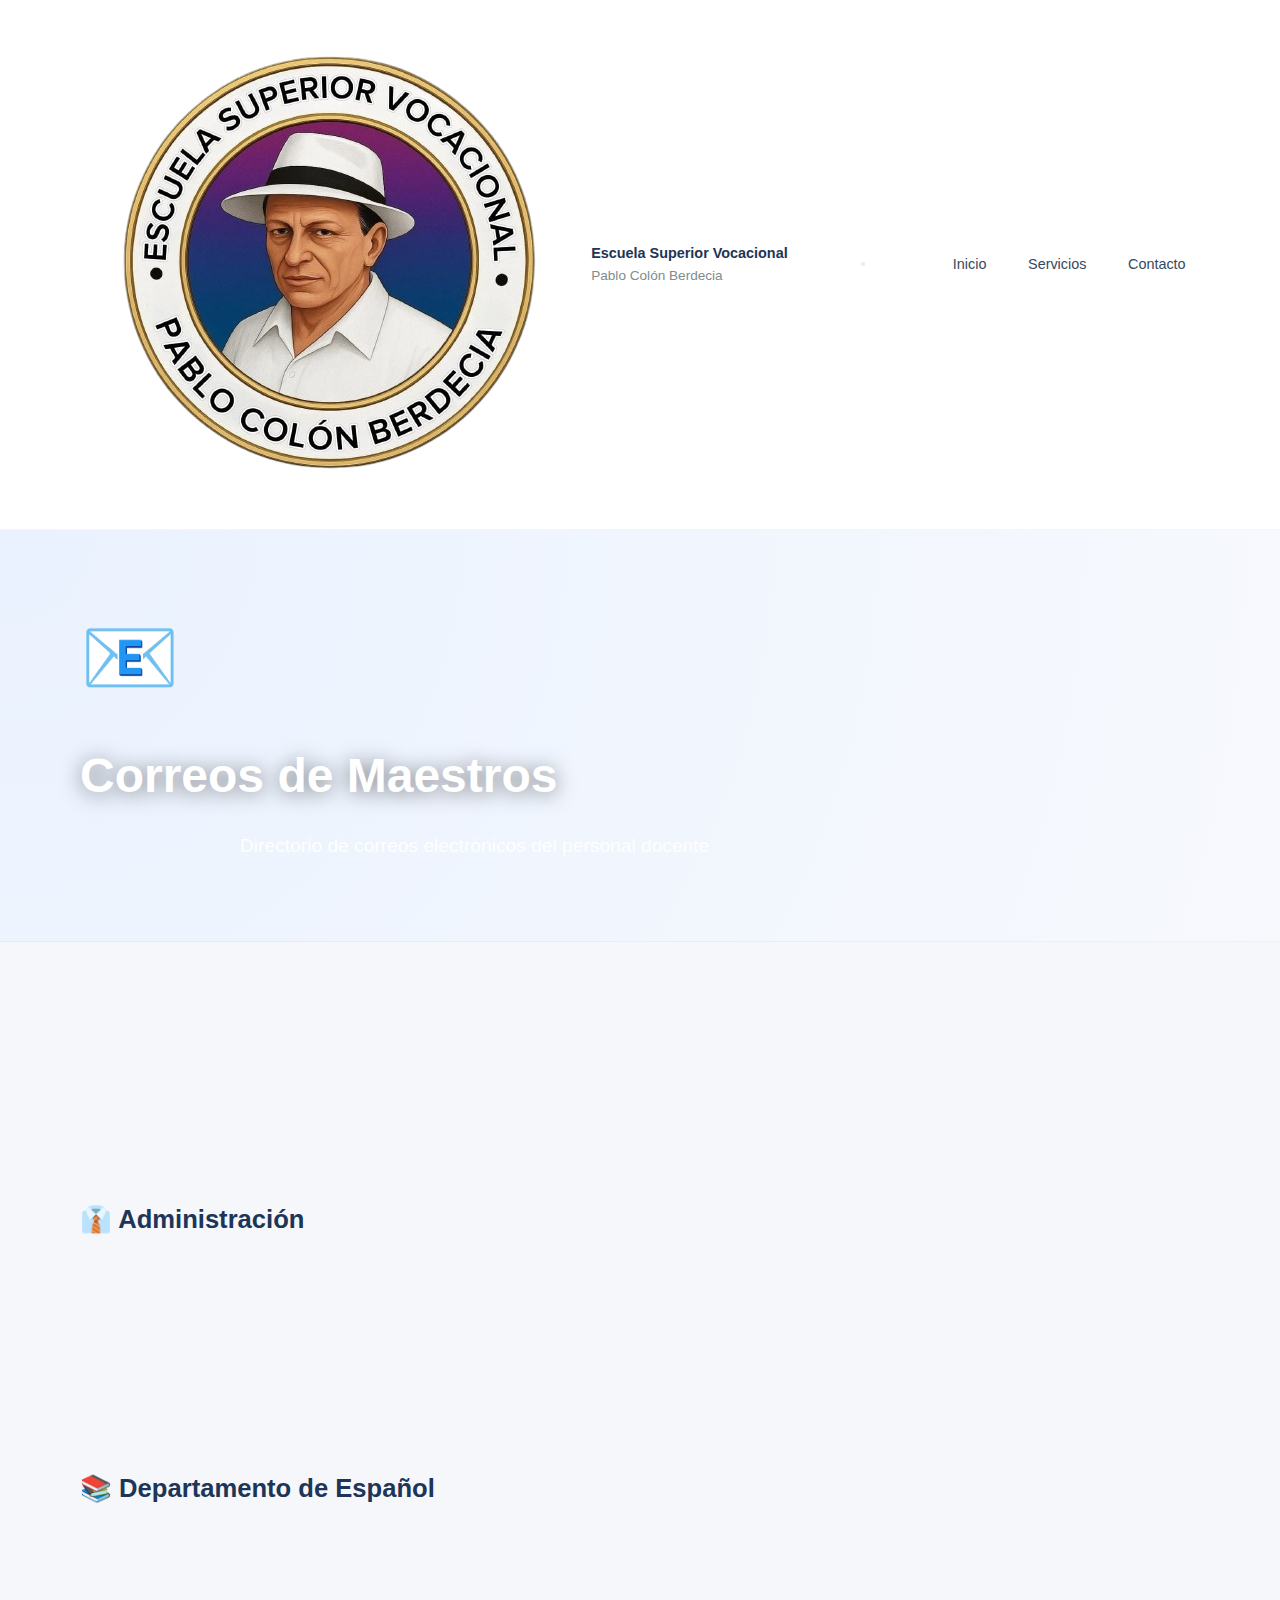
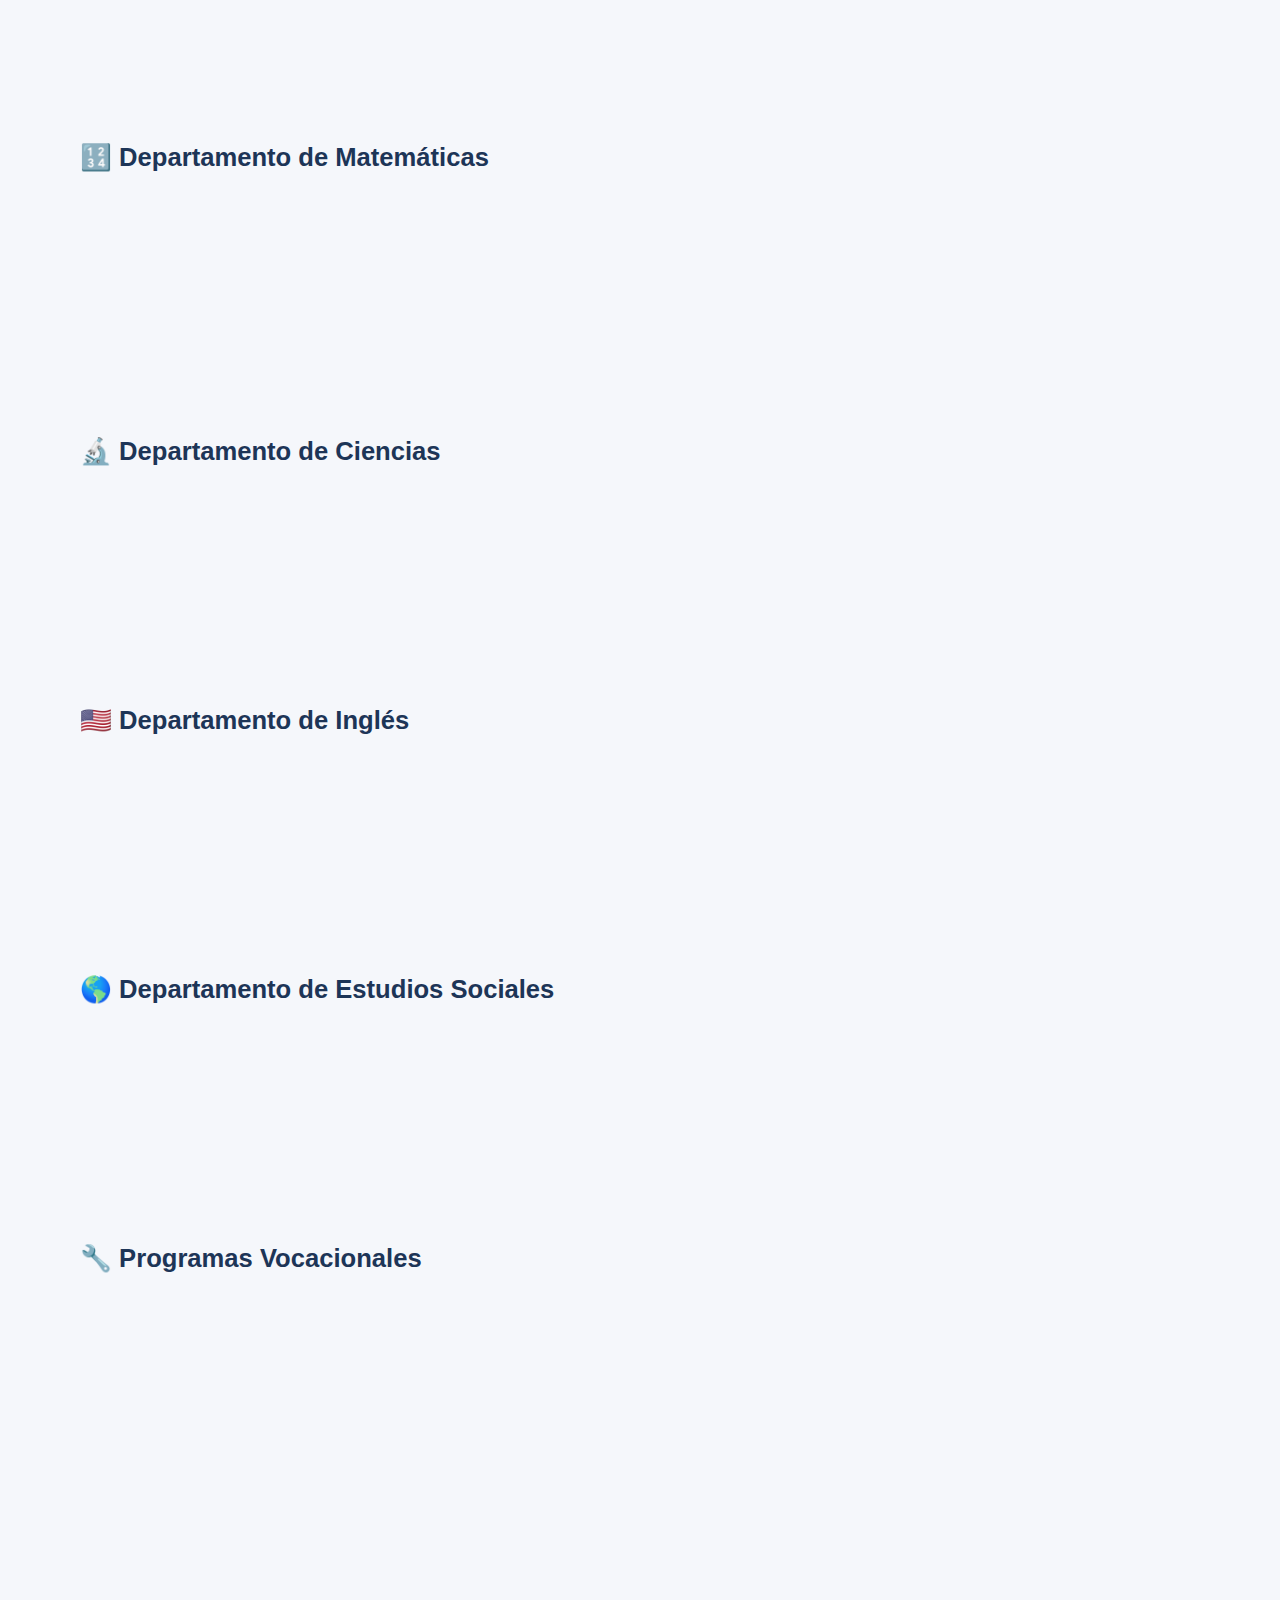
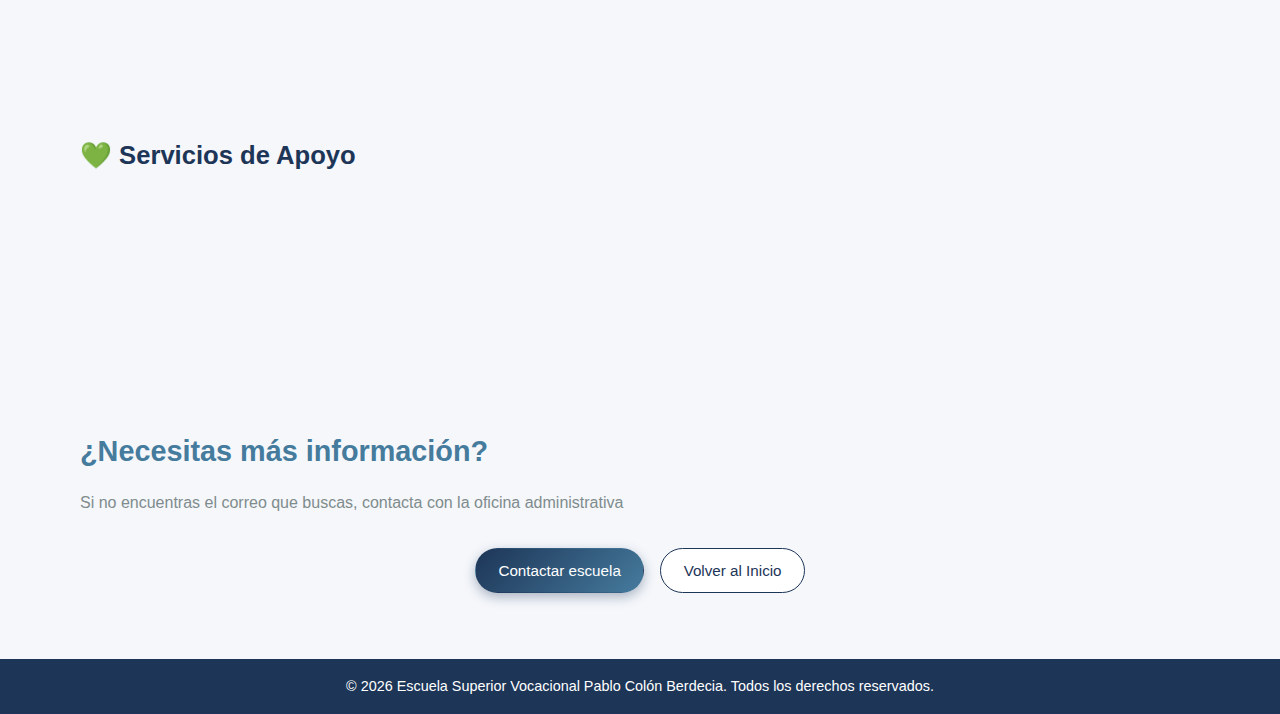
<file: correos-maestros.html>
<!DOCTYPE html>
<html lang="es">
<head>
  <meta charset="UTF-8">
  <meta name="viewport" content="width=device-width, initial-scale=1.0">
  <title>Correos de Maestros – Escuela Superior Vocacional Pablo Colón Berdecia</title>
  <link rel="stylesheet" href="styles.css">
</head>
<body>
  <header class="site-header">
    <div class="container header-inner">
      <div class="logo-area">
        <img src="LOGO6.png" alt="Logo Escuela" class="logo-image">
        <div class="logo-text">
          <span class="logo-title">Escuela Superior Vocacional</span>
          <span class="logo-subtitle">Pablo Colón Berdecia</span>
        </div>
      </div>
      <button class="menu-toggle" aria-label="Toggle menu">
        <span></span>
        <span></span>
        <span></span>
      </button>
      <nav class="main-nav">
        <ul>
          <li><a href="index.html#inicio">Inicio</a></li>
          <li><a href="index.html#servicios">Servicios</a></li>
          <li><a href="index.html#contacto">Contacto</a></li>
        </ul>
      </nav>
    </div>
  </header>

  <!-- Hero -->
  <section class="hero" style="min-height: 350px; padding: 4rem 0;">
    <div class="container">
      <div class="section-header" style="margin-bottom: 0;">
        <div style="font-size: 5rem; margin-bottom: 1rem;">📧</div>
        <h1 style="color: #ffffff; font-size: 3rem; text-shadow: 0 2px 20px rgba(0,0,0,0.5);">Correos de Maestros</h1>
        <p style="color: rgba(255,255,255,0.95); font-size: 1.2rem; max-width: 800px; margin: 1rem auto;">
          Directorio de correos electrónicos del personal docente
        </p>
      </div>
    </div>
  </section>

  <!-- Contenido principal -->
  <section class="section">
    <div class="container">
      <!-- Información importante -->
      <div class="card" style="margin-bottom: 3rem; background: linear-gradient(135deg, var(--primary-light), var(--primary)); color: white;">
        <h3 style="color: white; margin-bottom: 1rem;">📌 Información Importante</h3>
        <p style="color: rgba(255,255,255,0.95);">
          Para comunicarse con los maestros, utilice los correos electrónicos listados a continuación.
          Por favor, incluya el nombre del estudiante y el grupo en el asunto del correo.
        </p>
        <p style="color: rgba(255,255,255,0.95); margin-top: 0.5rem;">
          <strong>Horario de respuesta:</strong> Los maestros responderán dentro de 24-48 horas laborables.
        </p>
      </div>

      <!-- Administración -->
      <div class="section-header">
        <h2>👔 Administración</h2>
      </div>

      <div class="grid-2" style="margin-bottom: 3rem;">
        <article class="card">
          <div class="card-icon">🏫</div>
          <h3>Director(a)</h3>
          <p><strong>Nombre:</strong> [Nombre del Director]</p>
          <p><strong>Email:</strong> <a href="mailto:director@escuelapablocolon.edu.pr" style="color: var(--primary);">director@escuelapablocolon.edu.pr</a></p>
        </article>

        <article class="card">
          <div class="card-icon">📋</div>
          <h3>Subdirector(a)</h3>
          <p><strong>Nombre:</strong> [Nombre del Subdirector]</p>
          <p><strong>Email:</strong> <a href="mailto:subdirector@escuelapablocolon.edu.pr" style="color: var(--primary);">subdirector@escuelapablocolon.edu.pr</a></p>
        </article>
      </div>

      <!-- Departamento de Español -->
      <div class="section-header">
        <h2>📚 Departamento de Español</h2>
      </div>

      <div class="grid-3" style="margin-bottom: 3rem;">
        <article class="card">
          <div class="card-icon">👨‍🏫</div>
          <h3>Prof. [Nombre]</h3>
          <p><strong>Materia:</strong> Español</p>
          <p><strong>Email:</strong> <a href="mailto:espanol1@escuelapablocolon.edu.pr" style="color: var(--primary);">espanol1@escuelapablocolon.edu.pr</a></p>
        </article>

        <article class="card">
          <div class="card-icon">👩‍🏫</div>
          <h3>Prof. [Nombre]</h3>
          <p><strong>Materia:</strong> Español</p>
          <p><strong>Email:</strong> <a href="mailto:espanol2@escuelapablocolon.edu.pr" style="color: var(--primary);">espanol2@escuelapablocolon.edu.pr</a></p>
        </article>
      </div>

      <!-- Departamento de Matemáticas -->
      <div class="section-header">
        <h2>🔢 Departamento de Matemáticas</h2>
      </div>

      <div class="grid-3" style="margin-bottom: 3rem;">
        <article class="card">
          <div class="card-icon">👨‍🏫</div>
          <h3>Prof. [Nombre]</h3>
          <p><strong>Materia:</strong> Matemáticas</p>
          <p><strong>Email:</strong> <a href="mailto:matematicas1@escuelapablocolon.edu.pr" style="color: var(--primary);">matematicas1@escuelapablocolon.edu.pr</a></p>
        </article>

        <article class="card">
          <div class="card-icon">👩‍🏫</div>
          <h3>Prof. [Nombre]</h3>
          <p><strong>Materia:</strong> Matemáticas</p>
          <p><strong>Email:</strong> <a href="mailto:matematicas2@escuelapablocolon.edu.pr" style="color: var(--primary);">matematicas2@escuelapablocolon.edu.pr</a></p>
        </article>
      </div>

      <!-- Departamento de Ciencias -->
      <div class="section-header">
        <h2>🔬 Departamento de Ciencias</h2>
      </div>

      <div class="grid-3" style="margin-bottom: 3rem;">
        <article class="card">
          <div class="card-icon">👨‍🏫</div>
          <h3>Prof. [Nombre]</h3>
          <p><strong>Materia:</strong> Biología</p>
          <p><strong>Email:</strong> <a href="mailto:biologia@escuelapablocolon.edu.pr" style="color: var(--primary);">biologia@escuelapablocolon.edu.pr</a></p>
        </article>

        <article class="card">
          <div class="card-icon">👩‍🏫</div>
          <h3>Prof. [Nombre]</h3>
          <p><strong>Materia:</strong> Química</p>
          <p><strong>Email:</strong> <a href="mailto:quimica@escuelapablocolon.edu.pr" style="color: var(--primary);">quimica@escuelapablocolon.edu.pr</a></p>
        </article>

        <article class="card">
          <div class="card-icon">👨‍🏫</div>
          <h3>Prof. [Nombre]</h3>
          <p><strong>Materia:</strong> Física</p>
          <p><strong>Email:</strong> <a href="mailto:fisica@escuelapablocolon.edu.pr" style="color: var(--primary);">fisica@escuelapablocolon.edu.pr</a></p>
        </article>
      </div>

      <!-- Departamento de Inglés -->
      <div class="section-header">
        <h2>🇺🇸 Departamento de Inglés</h2>
      </div>

      <div class="grid-3" style="margin-bottom: 3rem;">
        <article class="card">
          <div class="card-icon">👨‍🏫</div>
          <h3>Prof. [Nombre]</h3>
          <p><strong>Materia:</strong> Inglés</p>
          <p><strong>Email:</strong> <a href="mailto:ingles1@escuelapablocolon.edu.pr" style="color: var(--primary);">ingles1@escuelapablocolon.edu.pr</a></p>
        </article>

        <article class="card">
          <div class="card-icon">👩‍🏫</div>
          <h3>Prof. [Nombre]</h3>
          <p><strong>Materia:</strong> Inglés</p>
          <p><strong>Email:</strong> <a href="mailto:ingles2@escuelapablocolon.edu.pr" style="color: var(--primary);">ingles2@escuelapablocolon.edu.pr</a></p>
        </article>
      </div>

      <!-- Departamento de Estudios Sociales -->
      <div class="section-header">
        <h2>🌎 Departamento de Estudios Sociales</h2>
      </div>

      <div class="grid-3" style="margin-bottom: 3rem;">
        <article class="card">
          <div class="card-icon">👨‍🏫</div>
          <h3>Prof. [Nombre]</h3>
          <p><strong>Materia:</strong> Historia</p>
          <p><strong>Email:</strong> <a href="mailto:historia@escuelapablocolon.edu.pr" style="color: var(--primary);">historia@escuelapablocolon.edu.pr</a></p>
        </article>

        <article class="card">
          <div class="card-icon">👩‍🏫</div>
          <h3>Prof. [Nombre]</h3>
          <p><strong>Materia:</strong> Geografía</p>
          <p><strong>Email:</strong> <a href="mailto:geografia@escuelapablocolon.edu.pr" style="color: var(--primary);">geografia@escuelapablocolon.edu.pr</a></p>
        </article>
      </div>

      <!-- Programas Vocacionales -->
      <div class="section-header">
        <h2>🔧 Programas Vocacionales</h2>
      </div>

      <div class="grid-3" style="margin-bottom: 3rem;">
        <article class="card">
          <div class="card-icon">💻</div>
          <h3>Prof. [Nombre]</h3>
          <p><strong>Programa:</strong> Tecnología</p>
          <p><strong>Email:</strong> <a href="mailto:tecnologia@escuelapablocolon.edu.pr" style="color: var(--primary);">tecnologia@escuelapablocolon.edu.pr</a></p>
        </article>

        <article class="card">
          <div class="card-icon">⚡</div>
          <h3>Prof. [Nombre]</h3>
          <p><strong>Programa:</strong> Electricidad</p>
          <p><strong>Email:</strong> <a href="mailto:electricidad@escuelapablocolon.edu.pr" style="color: var(--primary);">electricidad@escuelapablocolon.edu.pr</a></p>
        </article>

        <article class="card">
          <div class="card-icon">🔨</div>
          <h3>Prof. [Nombre]</h3>
          <p><strong>Programa:</strong> Carpintería</p>
          <p><strong>Email:</strong> <a href="mailto:carpinteria@escuelapablocolon.edu.pr" style="color: var(--primary);">carpinteria@escuelapablocolon.edu.pr</a></p>
        </article>

        <article class="card">
          <div class="card-icon">🍳</div>
          <h3>Prof. [Nombre]</h3>
          <p><strong>Programa:</strong> Artes Culinarias</p>
          <p><strong>Email:</strong> <a href="mailto:culinarias@escuelapablocolon.edu.pr" style="color: var(--primary);">culinarias@escuelapablocolon.edu.pr</a></p>
        </article>

        <article class="card">
          <div class="card-icon">💇</div>
          <h3>Prof. [Nombre]</h3>
          <p><strong>Programa:</strong> Cosmetología</p>
          <p><strong>Email:</strong> <a href="mailto:cosmetologia@escuelapablocolon.edu.pr" style="color: var(--primary);">cosmetologia@escuelapablocolon.edu.pr</a></p>
        </article>

        <article class="card">
          <div class="card-icon">🏥</div>
          <h3>Prof. [Nombre]</h3>
          <p><strong>Programa:</strong> Salud</p>
          <p><strong>Email:</strong> <a href="mailto:salud@escuelapablocolon.edu.pr" style="color: var(--primary);">salud@escuelapablocolon.edu.pr</a></p>
        </article>
      </div>

      <!-- Servicios de Apoyo -->
      <div class="section-header">
        <h2>💚 Servicios de Apoyo</h2>
      </div>

      <div class="grid-3" style="margin-bottom: 3rem;">
        <article class="card">
          <div class="card-icon">👨‍⚕️</div>
          <h3>Consejero(a) Escolar</h3>
          <p><strong>Nombre:</strong> [Nombre]</p>
          <p><strong>Email:</strong> <a href="mailto:consejeria@escuelapablocolon.edu.pr" style="color: var(--primary);">consejeria@escuelapablocolon.edu.pr</a></p>
        </article>

        <article class="card">
          <div class="card-icon">💚</div>
          <h3>Trabajador(a) Social</h3>
          <p><strong>Nombre:</strong> [Nombre]</p>
          <p><strong>Email:</strong> <a href="mailto:trabajosocial@escuelapablocolon.edu.pr" style="color: var(--primary);">trabajosocial@escuelapablocolon.edu.pr</a></p>
        </article>

        <article class="card">
          <div class="card-icon">📚</div>
          <h3>Bibliotecario(a)</h3>
          <p><strong>Nombre:</strong> [Nombre]</p>
          <p><strong>Email:</strong> <a href="mailto:biblioteca@escuelapablocolon.edu.pr" style="color: var(--primary);">biblioteca@escuelapablocolon.edu.pr</a></p>
        </article>
      </div>

      <!-- Llamado a la acción -->
      <div class="programs-cta" style="margin-top: 3rem;">
        <h3 style="font-size: 1.8rem; margin-bottom: 1rem; color: var(--primary-light);">¿Necesitas más información?</h3>
        <p style="margin-bottom: 2rem; color: var(--text-soft);">
          Si no encuentras el correo que buscas, contacta con la oficina administrativa
        </p>
        <div style="display: flex; gap: 1rem; justify-content: center; flex-wrap: wrap;">
          <a href="index.html#contacto" class="btn btn-primary">Contactar escuela</a>
          <a href="index.html" class="btn btn-secondary">Volver al Inicio</a>
        </div>
      </div>
    </div>
  </section>

  <!-- Footer -->
  <footer class="site-footer">
    <div class="container">
      <p>&copy; 2026 Escuela Superior Vocacional Pablo Colón Berdecia. Todos los derechos reservados.</p>
    </div>
  </footer>

  <script src="script.js"></script>
</body>
</html>
</file>
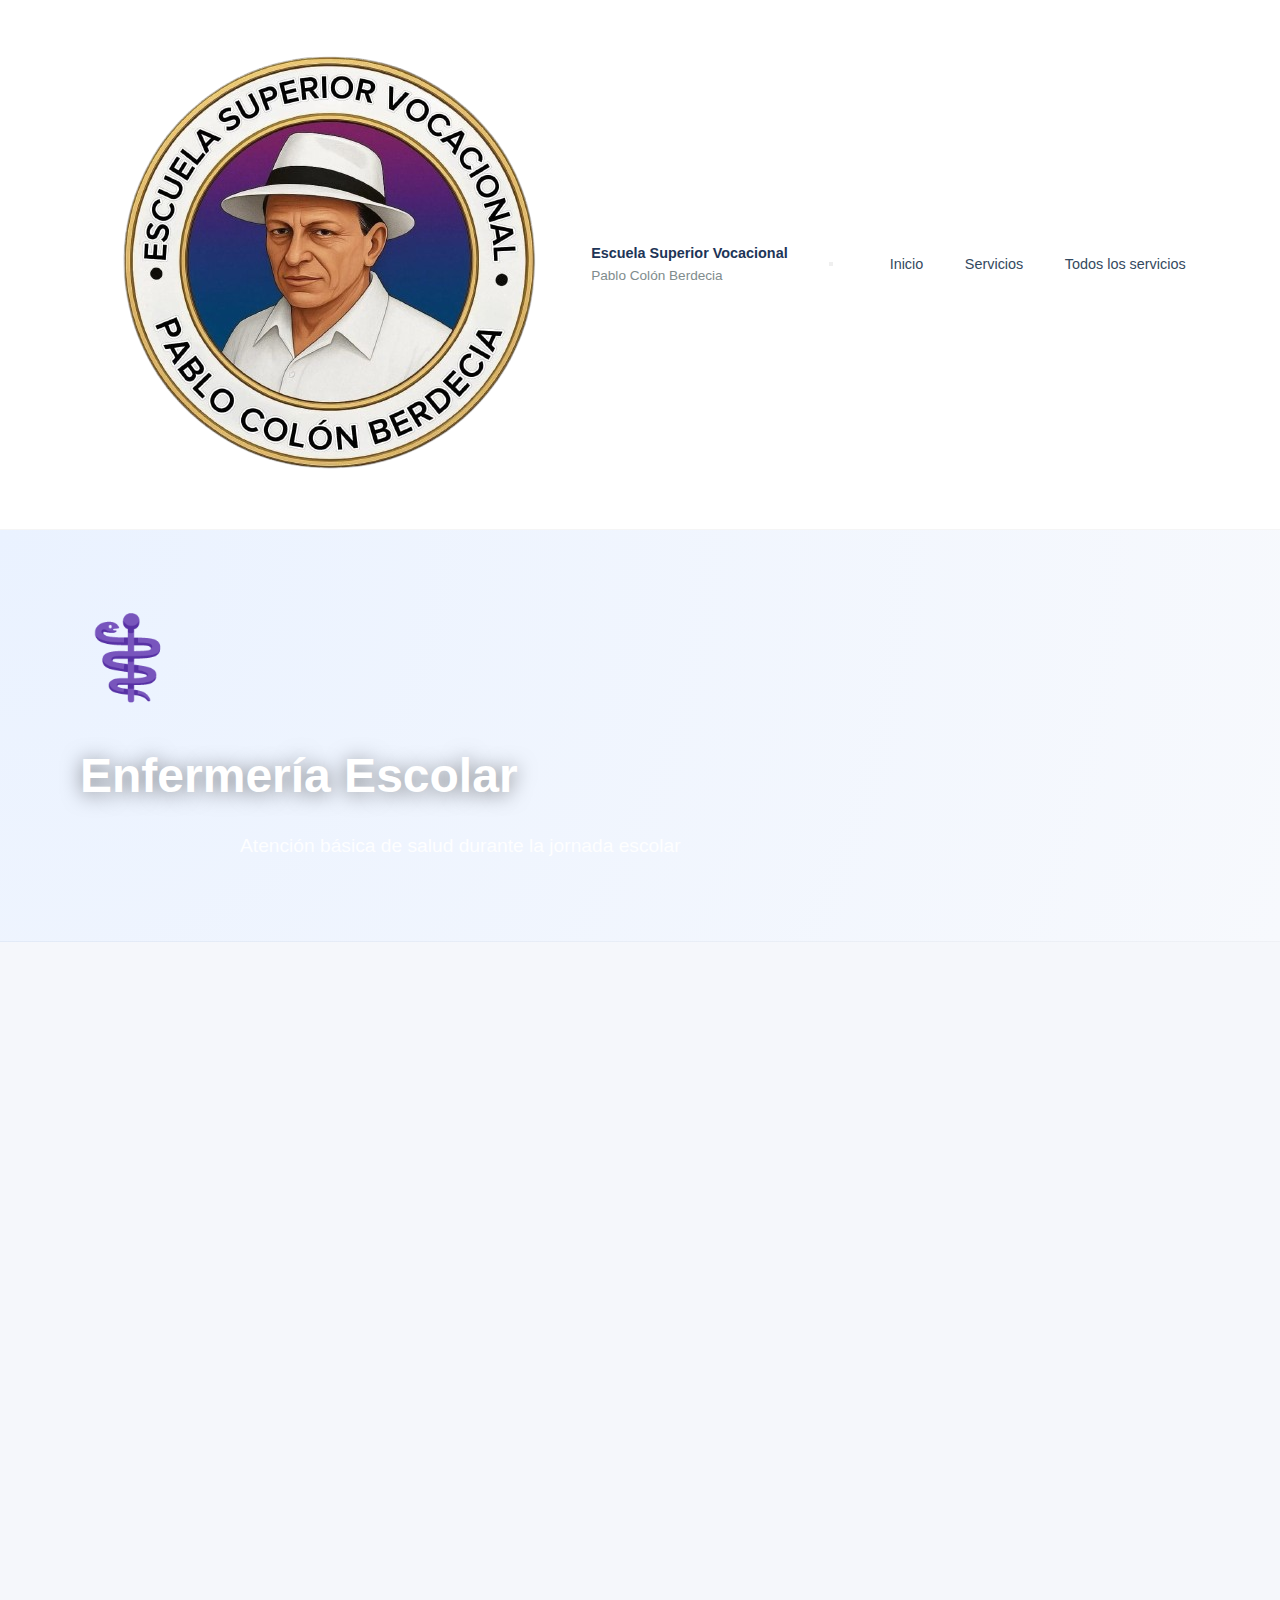
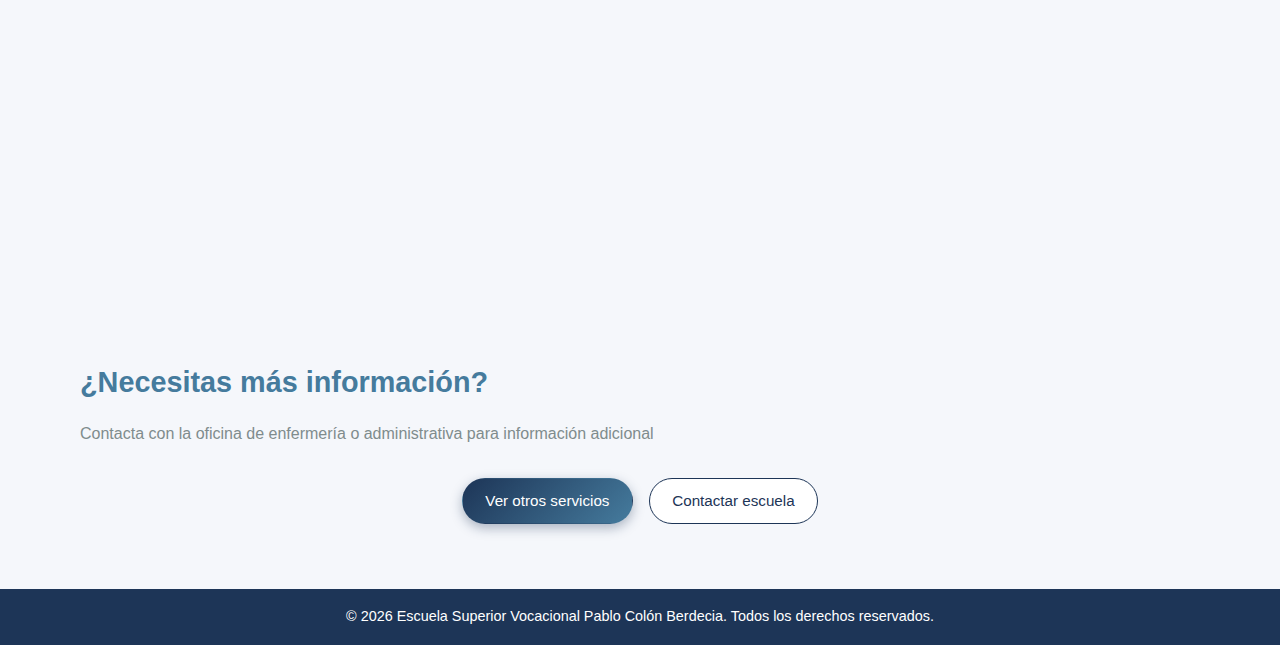
<file: enfermeria.html>
<!DOCTYPE html>
<html lang="es">
<head>
  <meta charset="UTF-8">
  <meta name="viewport" content="width=device-width, initial-scale=1.0">
  <title>Enfermería Escolar – Escuela Superior Vocacional Pablo Colón Berdecia</title>
  <link rel="stylesheet" href="styles.css">
</head>
<body>
  <header class="site-header">
    <div class="container header-inner">
      <div class="logo-area">
        <img src="LOGO6.png" alt="Logo Escuela" class="logo-image">
        <div class="logo-text">
          <span class="logo-title">Escuela Superior Vocacional</span>
          <span class="logo-subtitle">Pablo Colón Berdecia</span>
        </div>
      </div>
      <button class="menu-toggle" aria-label="Toggle menu">
        <span></span>
        <span></span>
        <span></span>
      </button>
      <nav class="main-nav">
        <ul>
          <li><a href="index.html#inicio">Inicio</a></li>
          <li><a href="index.html#servicios">Servicios</a></li>
          <li><a href="index2.html">Todos los servicios</a></li>
        </ul>
      </nav>
    </div>
  </header>

  <!-- Hero -->
  <section class="hero" style="min-height: 350px; padding: 4rem 0;">
    <div class="container">
      <div class="section-header" style="margin-bottom: 0;">
        <div style="font-size: 5rem; margin-bottom: 1rem;">⚕️</div>
        <h1 style="color: #ffffff; font-size: 3rem; text-shadow: 0 2px 20px rgba(0,0,0,0.5);">Enfermería Escolar</h1>
        <p style="color: rgba(255,255,255,0.95); font-size: 1.2rem; max-width: 800px; margin: 1rem auto;">
          Atención básica de salud durante la jornada escolar
        </p>
      </div>
    </div>
  </section>

  <!-- Contenido principal -->
  <section class="section">
    <div class="container">
      <div class="grid-2">
        <!-- Información general -->
        <article class="card">
          <div class="card-icon">🏥</div>
          <h3>Acerca del Servicio</h3>
          <p>
            El servicio de enfermería brinda atención básica en situaciones de salud que
            ocurran durante la jornada escolar, velando por el bienestar de nuestros estudiantes.
          </p>
          <p>
            Contamos con personal capacitado para atender emergencias menores y coordinar
            con las familias en caso de situaciones que requieran atención médica adicional.
          </p>
        </article>

        <!-- Horario y ubicación -->
        <article class="card">
          <div class="card-icon">🕐</div>
          <h3>Horario y Ubicación</h3>
          <p><strong>Horario de servicio:</strong></p>
          <p style="font-size: 1.3rem; color: var(--primary-light); margin: 1rem 0;">[Insertar horario de enfermería]</p>
          <p><strong>Ubicación:</strong> Oficina de enfermería</p>
          <p class="note">
            Durante el horario escolar regular
          </p>
        </article>

        <!-- Servicios disponibles -->
        <article class="card">
          <div class="card-icon">💊</div>
          <h3>Servicios Disponibles</h3>
          <ul>
            <li>Atención de emergencias menores</li>
            <li>Primeros auxilios básicos</li>
            <li>Administración de medicamentos autorizados</li>
            <li>Evaluación de síntomas y signos vitales</li>
            <li>Coordinación con familias en casos necesarios</li>
            <li>Seguimiento de condiciones de salud crónicas</li>
            <li>Orientación sobre salud y prevención</li>
          </ul>
        </article>

        <!-- Protocolo de uso -->
        <article class="card accent-left">
          <div class="card-icon">📋</div>
          <h3>Protocolo de Atención</h3>
          <p><strong>Procedimiento:</strong></p>
          <ol style="padding-left: 1.5rem; line-height: 1.8;">
            <li>El estudiante debe solicitar permiso al maestro a cargo</li>
            <li>Acudir a la oficina de enfermería con el pase correspondiente</li>
            <li>Explicar la situación al personal de enfermería</li>
            <li>Recibir la atención necesaria</li>
            <li>Seguir las instrucciones del personal</li>
          </ol>
          <p class="note" style="margin-top: 1rem;">
            En situaciones de emergencia, se notificará inmediatamente a la familia
          </p>
        </article>
      </div>

      <!-- Información importante -->
      <div class="card" style="margin-top: 2rem;">
        <h3>⚠️ Información Importante para Familias</h3>
        <div class="grid-2" style="gap: 1.5rem; margin-top: 1rem;">
          <div>
            <h4 style="color: var(--primary-light); margin-bottom: 0.5rem;">Medicamentos</h4>
            <p>
              Si su hijo/a requiere medicamentos durante el horario escolar, debe presentar
              autorización médica y completar los formularios correspondientes en la oficina
              administrativa.
            </p>
          </div>
          <div>
            <h4 style="color: var(--primary-light); margin-bottom: 0.5rem;">Condiciones de Salud</h4>
            <p>
              Es importante informar a la escuela sobre cualquier condición de salud crónica,
              alergias o necesidades especiales que pueda tener el estudiante.
            </p>
          </div>
          <div>
            <h4 style="color: var(--primary-light); margin-bottom: 0.5rem;">Contacto de Emergencia</h4>
            <p>
              Mantenga actualizada la información de contacto de emergencia para que podamos
              comunicarnos rápidamente en caso necesario.
            </p>
          </div>
          <div>
            <h4 style="color: var(--primary-light); margin-bottom: 0.5rem;">Protocolos del DE</h4>
            <p>
              Seguimos todos los protocolos establecidos por el Departamento de Educación
              para garantizar la seguridad y bienestar de los estudiantes.
            </p>
          </div>
        </div>
      </div>

      <!-- Llamado a la acción -->
      <div class="programs-cta" style="margin-top: 3rem;">
        <h3 style="font-size: 1.8rem; margin-bottom: 1rem; color: var(--primary-light);">¿Necesitas más información?</h3>
        <p style="margin-bottom: 2rem; color: var(--text-soft);">
          Contacta con la oficina de enfermería o administrativa para información adicional
        </p>
        <div style="display: flex; gap: 1rem; justify-content: center; flex-wrap: wrap;">
          <a href="todos-los-servicios.html" class="btn btn-primary">Ver otros servicios</a>
          <a href="index.html#contacto" class="btn btn-secondary">Contactar escuela</a>
        </div>
      </div>
    </div>
  </section>

  <!-- Footer -->
  <footer class="site-footer">
    <div class="container">
      <p>&copy; 2026 Escuela Superior Vocacional Pablo Colón Berdecia. Todos los derechos reservados.</p>
    </div>
  </footer>

  <script src="script.js"></script>
</body>
</html>
</file>
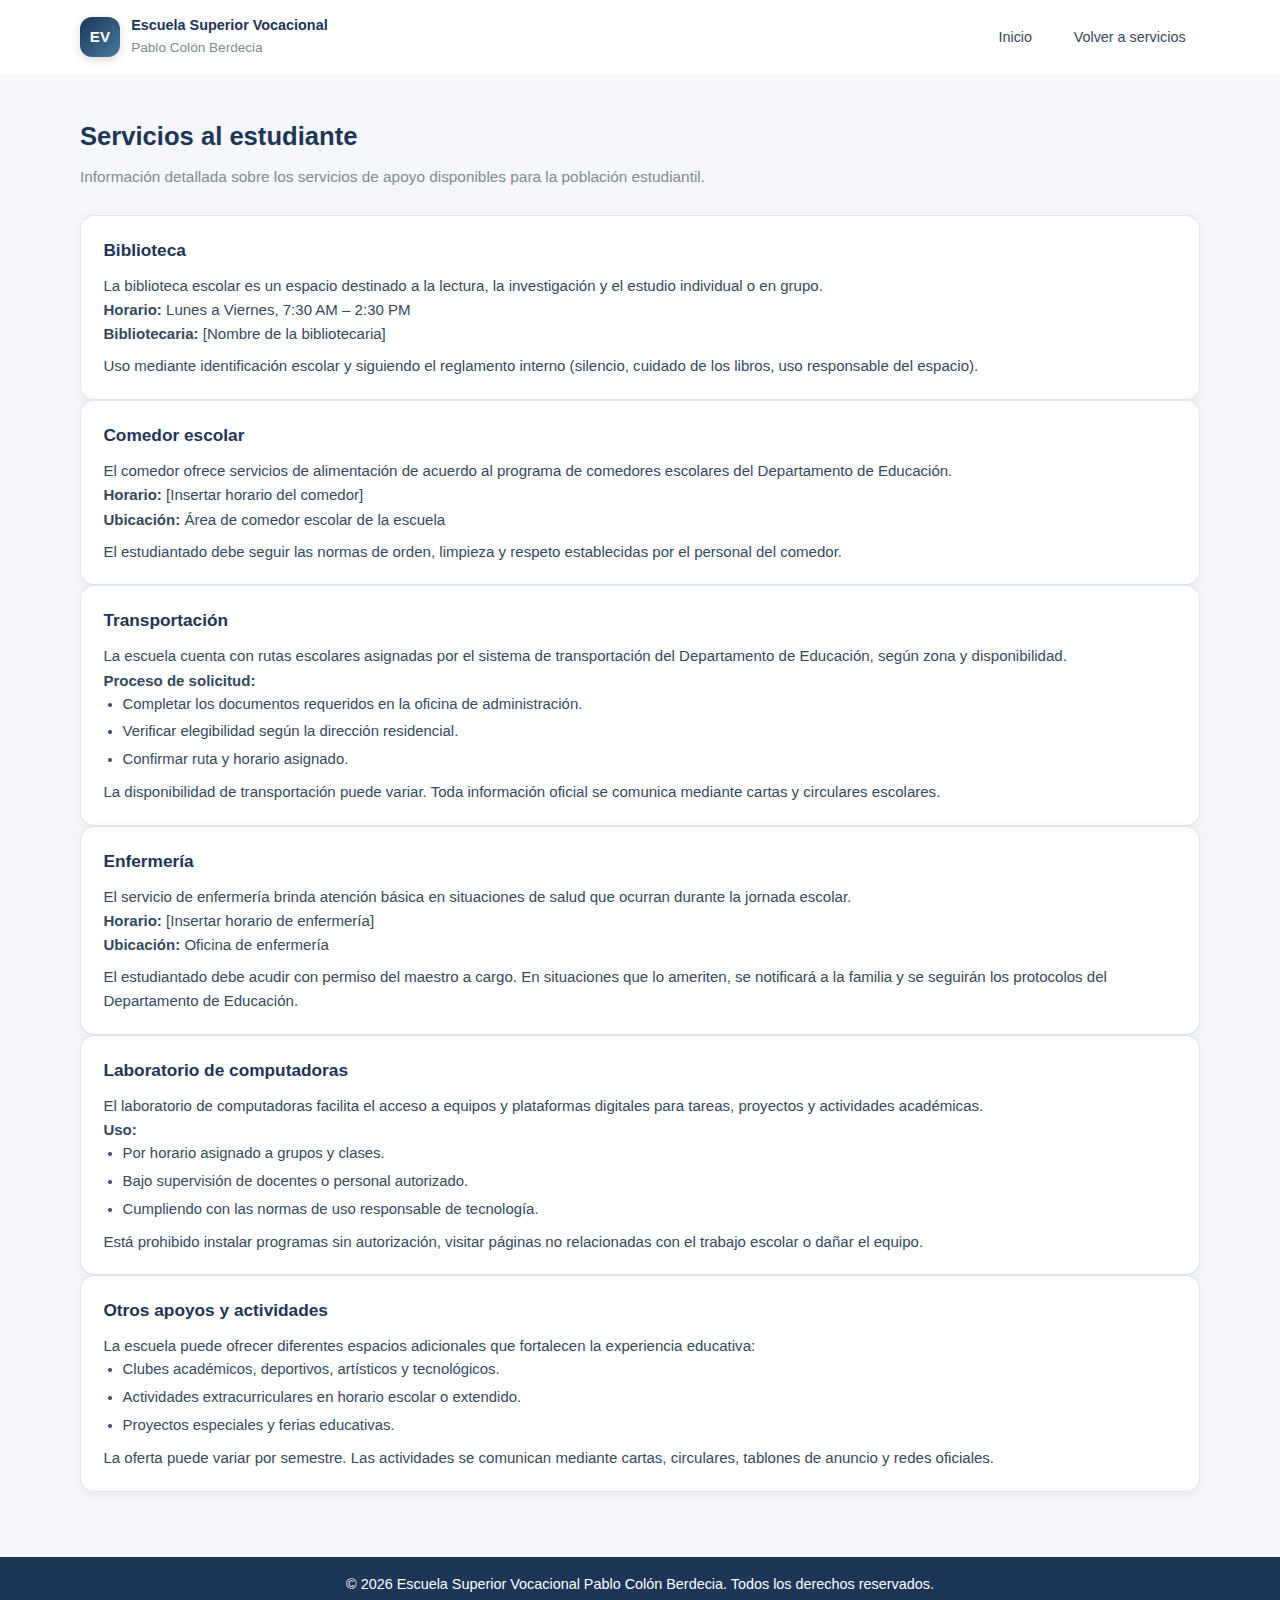
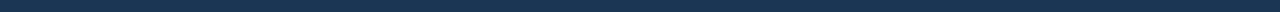
<file: index2.html>
<!DOCTYPE html>
<html lang="es">
<head>
  <meta charset="UTF-8">
  <meta name="viewport" content="width=device-width, initial-scale=1.0">
  <title>Servicios al estudiante – Escuela Superior Vocacional Pablo Colón Berdecia</title>
  <link rel="stylesheet" href="styles.css">
</head>
<body>
  <header class="site-header">
    <div class="container header-inner">
      <div class="logo-area">
        <div class="logo-mark">EV</div>
        <div class="logo-text">
          <span class="logo-title">Escuela Superior Vocacional</span>
          <span class="logo-subtitle">Pablo Colón Berdecia</span>
        </div>
      </div>
      <nav class="main-nav">
        <ul>
          <li><a href="index.html#inicio">Inicio</a></li>
          <li><a href="index.html#servicios">Volver a servicios</a></li>
        </ul>
      </nav>
    </div>
  </header>

  <section class="section">
    <div class="container">
      <div class="section-header">
        <h2>Servicios al estudiante</h2>
        <p>
          Información detallada sobre los servicios de apoyo disponibles para la población estudiantil.
        </p>
      </div>

      <!-- Biblioteca -->
      <article id="biblioteca" class="card">
        <h3>Biblioteca</h3>
        <p>
          La biblioteca escolar es un espacio destinado a la lectura, la investigación
          y el estudio individual o en grupo.
        </p>
        <p><strong>Horario:</strong> Lunes a Viernes, 7:30 AM – 2:30 PM</p>
        <p><strong>Bibliotecaria:</strong> [Nombre de la bibliotecaria]</p>
        <p class="note">
          Uso mediante identificación escolar y siguiendo el reglamento interno
          (silencio, cuidado de los libros, uso responsable del espacio).
        </p>
      </article>

      <!-- Comedor -->
      <article id="comedor" class="card">
        <h3>Comedor escolar</h3>
        <p>
          El comedor ofrece servicios de alimentación de acuerdo al programa de comedores
          escolares del Departamento de Educación.
        </p>
        <p><strong>Horario:</strong> [Insertar horario del comedor]</p>
        <p><strong>Ubicación:</strong> Área de comedor escolar de la escuela</p>
        <p class="note">
          El estudiantado debe seguir las normas de orden, limpieza y respeto establecidas
          por el personal del comedor.
        </p>
      </article>

      <!-- Transportación -->
      <article id="transportacion" class="card">
        <h3>Transportación</h3>
        <p>
          La escuela cuenta con rutas escolares asignadas por el sistema de transportación
          del Departamento de Educación, según zona y disponibilidad.
        </p>
        <p><strong>Proceso de solicitud:</strong></p>
        <ul>
          <li>Completar los documentos requeridos en la oficina de administración.</li>
          <li>Verificar elegibilidad según la dirección residencial.</li>
          <li>Confirmar ruta y horario asignado.</li>
        </ul>
        <p class="note">
          La disponibilidad de transportación puede variar. Toda información oficial se
          comunica mediante cartas y circulares escolares.
        </p>
      </article>

      <!-- Enfermería -->
      <article id="enfermeria" class="card">
        <h3>Enfermería</h3>
        <p>
          El servicio de enfermería brinda atención básica en situaciones de salud que
          ocurran durante la jornada escolar.
        </p>
        <p><strong>Horario:</strong> [Insertar horario de enfermería]</p>
        <p><strong>Ubicación:</strong> Oficina de enfermería</p>
        <p class="note">
          El estudiantado debe acudir con permiso del maestro a cargo. En situaciones
          que lo ameriten, se notificará a la familia y se seguirán los protocolos del
          Departamento de Educación.
        </p>
      </article>

      <!-- Laboratorio de computadoras -->
      <article id="labcompu" class="card">
        <h3>Laboratorio de computadoras</h3>
        <p>
          El laboratorio de computadoras facilita el acceso a equipos y plataformas
          digitales para tareas, proyectos y actividades académicas.
        </p>
        <p><strong>Uso:</strong></p>
        <ul>
          <li>Por horario asignado a grupos y clases.</li>
          <li>Bajo supervisión de docentes o personal autorizado.</li>
          <li>Cumpliendo con las normas de uso responsable de tecnología.</li>
        </ul>
        <p class="note">
          Está prohibido instalar programas sin autorización, visitar páginas no
          relacionadas con el trabajo escolar o dañar el equipo.
        </p>
      </article>

      <!-- Otros apoyos -->
      <article id="otros" class="card">
        <h3>Otros apoyos y actividades</h3>
        <p>
          La escuela puede ofrecer diferentes espacios adicionales que fortalecen la
          experiencia educativa:
        </p>
        <ul>
          <li>Clubes académicos, deportivos, artísticos y tecnológicos.</li>
          <li>Actividades extracurriculares en horario escolar o extendido.</li>
          <li>Proyectos especiales y ferias educativas.</li>
        </ul>
        <p class="note">
          La oferta puede variar por semestre. Las actividades se comunican mediante
          cartas, circulares, tablones de anuncio y redes oficiales.
        </p>
      </article>
    </div>
  </section>

  <footer class="site-footer">
    <div class="container">
      <p>&copy; 2026 Escuela Superior Vocacional Pablo Colón Berdecia. Todos los derechos reservados.</p>
    </div>
  </footer>
</body>
</html>
</file>
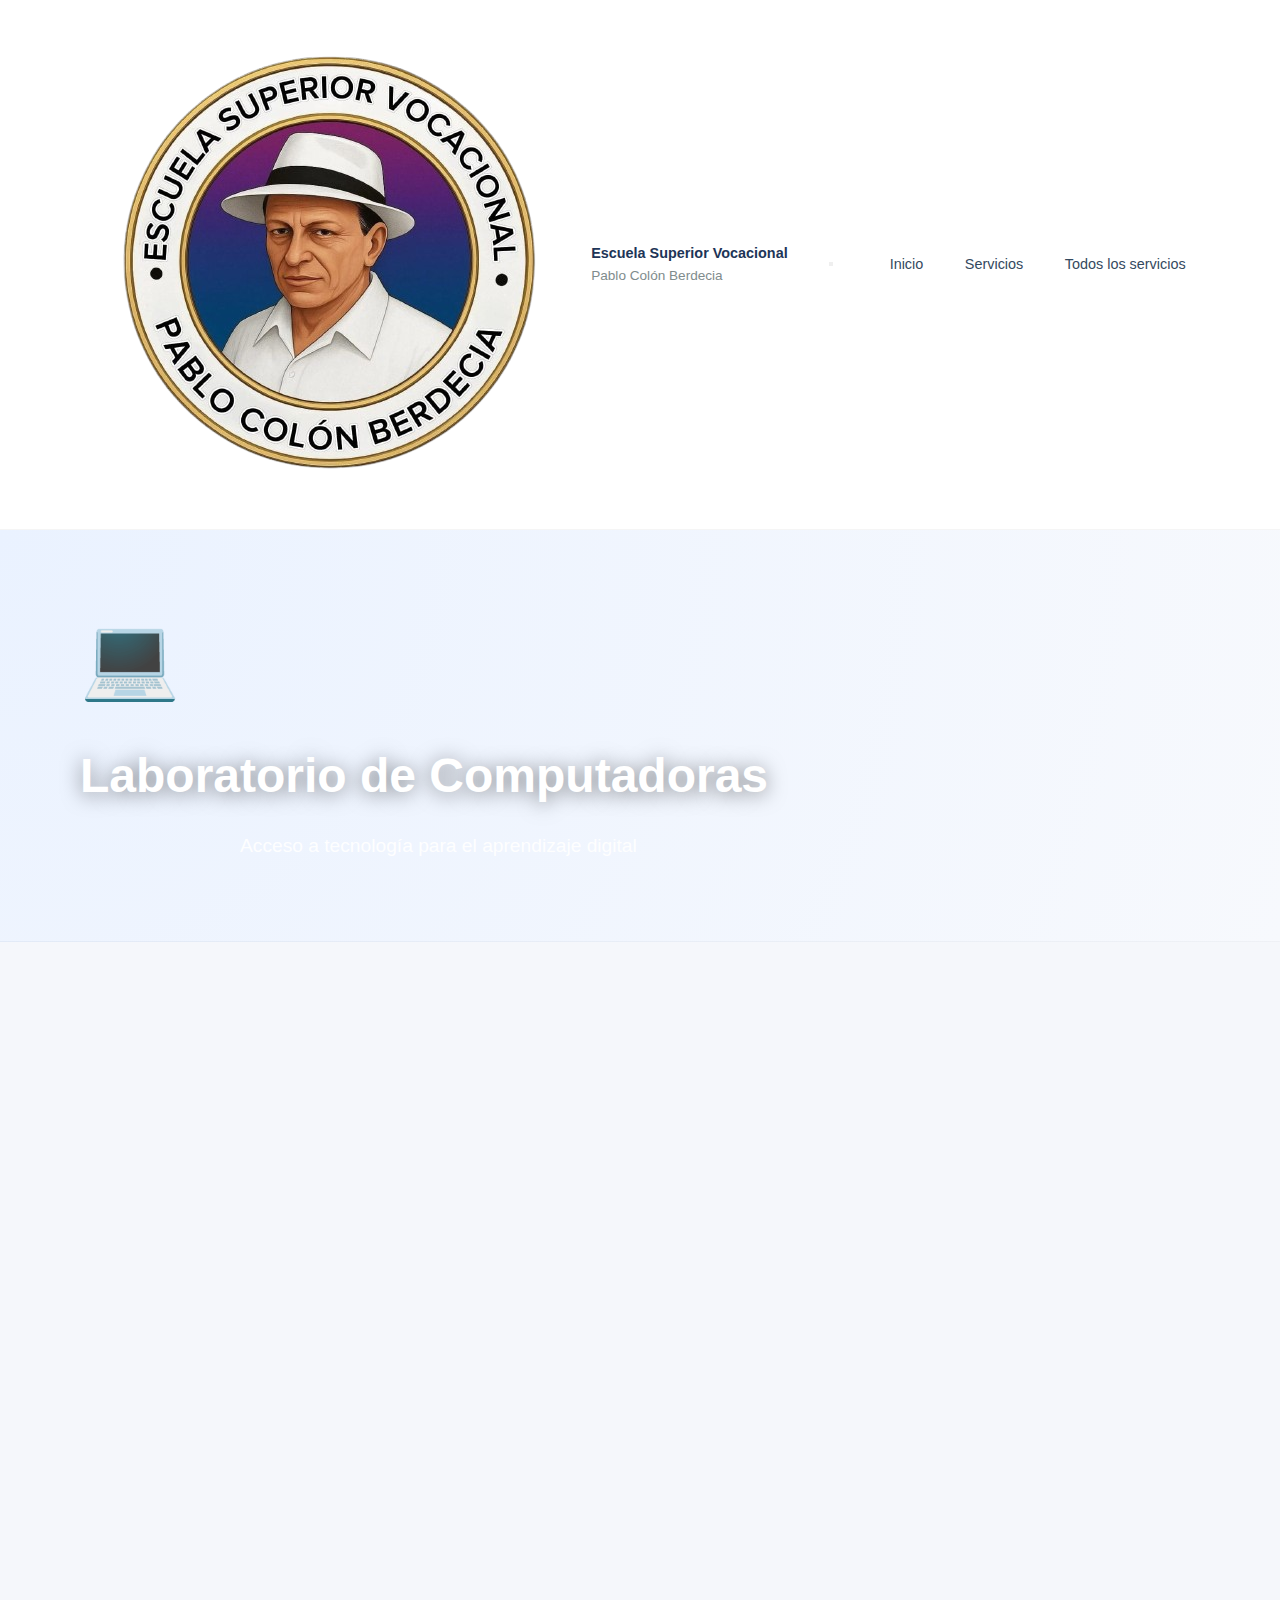
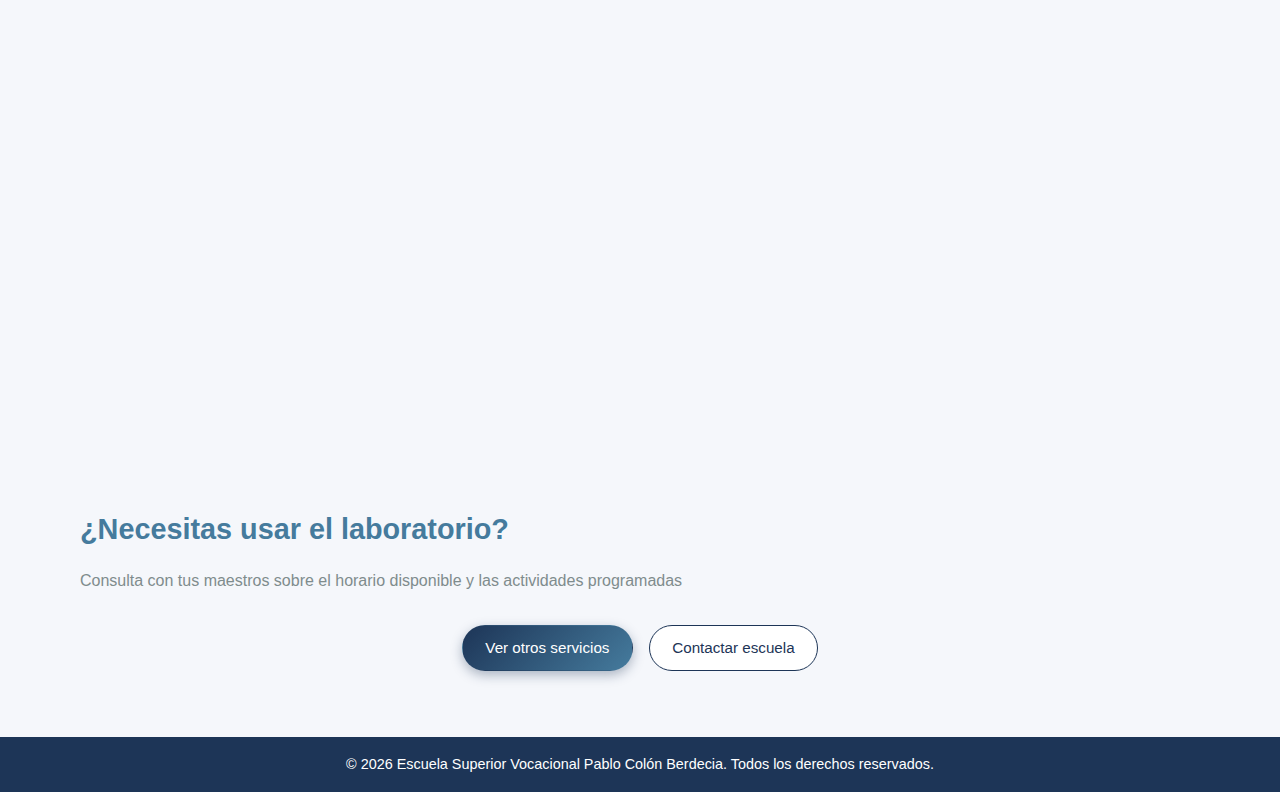
<file: laboratorio.html>
<!DOCTYPE html>
<html lang="es">
<head>
  <meta charset="UTF-8">
  <meta name="viewport" content="width=device-width, initial-scale=1.0">
  <title>Laboratorio de Computadoras – Escuela Superior Vocacional Pablo Colón Berdecia</title>
  <link rel="stylesheet" href="styles.css">
</head>
<body>
  <header class="site-header">
    <div class="container header-inner">
      <div class="logo-area">
        <img src="LOGO6.png" alt="Logo Escuela" class="logo-image">
        <div class="logo-text">
          <span class="logo-title">Escuela Superior Vocacional</span>
          <span class="logo-subtitle">Pablo Colón Berdecia</span>
        </div>
      </div>
      <button class="menu-toggle" aria-label="Toggle menu">
        <span></span>
        <span></span>
        <span></span>
      </button>
      <nav class="main-nav">
        <ul>
          <li><a href="index.html#inicio">Inicio</a></li>
          <li><a href="index.html#servicios">Servicios</a></li>
          <li><a href="index2.html">Todos los servicios</a></li>
        </ul>
      </nav>
    </div>
  </header>

  <!-- Hero -->
  <section class="hero" style="min-height: 350px; padding: 4rem 0;">
    <div class="container">
      <div class="section-header" style="margin-bottom: 0;">
        <div style="font-size: 5rem; margin-bottom: 1rem;">💻</div>
        <h1 style="color: #ffffff; font-size: 3rem; text-shadow: 0 2px 20px rgba(0,0,0,0.5);">Laboratorio de Computadoras</h1>
        <p style="color: rgba(255,255,255,0.95); font-size: 1.2rem; max-width: 800px; margin: 1rem auto;">
          Acceso a tecnología para el aprendizaje digital
        </p>
      </div>
    </div>
  </section>

  <!-- Contenido principal -->
  <section class="section">
    <div class="container">
      <div class="grid-2">
        <!-- Información general -->
        <article class="card">
          <div class="card-icon">🖥️</div>
          <h3>Acerca del Laboratorio</h3>
          <p>
            El laboratorio de computadoras facilita el acceso a equipos y plataformas
            digitales para tareas, proyectos y actividades académicas.
          </p>
          <p>
            Contamos con equipos modernos y software educativo que apoyan el desarrollo
            de competencias tecnológicas esenciales para el siglo XXI.
          </p>
        </article>

        <!-- Recursos disponibles -->
        <article class="card">
          <div class="card-icon">⚙️</div>
          <h3>Recursos Disponibles</h3>
          <ul>
            <li>Computadoras con acceso a internet</li>
            <li>Software educativo y de productividad</li>
            <li>Plataformas de aprendizaje digital</li>
            <li>Herramientas de investigación en línea</li>
            <li>Programas de diseño y multimedia</li>
            <li>Aplicaciones para proyectos académicos</li>
          </ul>
        </article>

        <!-- Modalidades de uso -->
        <article class="card accent-left">
          <div class="card-icon">📅</div>
          <h3>Modalidades de Uso</h3>
          <p><strong>El laboratorio se utiliza mediante:</strong></p>
          <ul>
            <li><strong>Horario asignado:</strong> Clases programadas con grupos específicos</li>
            <li><strong>Supervisión docente:</strong> Bajo la guía de maestros o personal autorizado</li>
            <li><strong>Proyectos especiales:</strong> Para trabajos académicos específicos</li>
            <li><strong>Actividades extracurriculares:</strong> Clubes de tecnología y programación</li>
          </ul>
          <p class="note" style="margin-top: 1rem;">
            El acceso al laboratorio requiere autorización y supervisión
          </p>
        </article>

        <!-- Normas de uso -->
        <article class="card">
          <div class="card-icon">📋</div>
          <h3>Normas de Uso Responsable</h3>
          <p><strong>Está PERMITIDO:</strong></p>
          <ul>
            <li>Usar equipos para trabajos académicos</li>
            <li>Investigar temas relacionados con las clases</li>
            <li>Utilizar software educativo autorizado</li>
            <li>Guardar trabajos en ubicaciones designadas</li>
            <li>Reportar problemas técnicos al personal</li>
          </ul>
          <p style="margin-top: 1rem;"><strong>Está PROHIBIDO:</strong></p>
          <ul>
            <li>Instalar programas sin autorización</li>
            <li>Visitar páginas no relacionadas con el trabajo escolar</li>
            <li>Dañar equipos o instalaciones</li>
            <li>Modificar configuraciones del sistema</li>
            <li>Consumir alimentos o bebidas</li>
            <li>Usar dispositivos para fines no académicos</li>
          </ul>
        </article>
      </div>

      <!-- Seguridad y responsabilidad -->
      <div class="card" style="margin-top: 2rem;">
        <h3>🔒 Seguridad Digital y Responsabilidad</h3>
        <div class="grid-2" style="gap: 1.5rem; margin-top: 1rem;">
          <div>
            <h4 style="color: var(--primary-light); margin-bottom: 0.5rem;">Uso Ético</h4>
            <p>
              Los estudiantes deben usar la tecnología de manera ética y responsable,
              respetando los derechos de autor y la privacidad de otros.
            </p>
          </div>
          <div>
            <h4 style="color: var(--primary-light); margin-bottom: 0.5rem;">Seguridad en Línea</h4>
            <p>
              Es importante proteger información personal y seguir las normas de
              seguridad digital establecidas por la escuela.
            </p>
          </div>
          <div>
            <h4 style="color: var(--primary-light); margin-bottom: 0.5rem;">Consecuencias</h4>
            <p>
              El incumplimiento de las normas puede resultar en la suspensión del
              acceso al laboratorio y otras medidas disciplinarias.
            </p>
          </div>
          <div>
            <h4 style="color: var(--primary-light); margin-bottom: 0.5rem;">Supervisión</h4>
            <p>
              Todo uso del laboratorio está supervisado para garantizar un ambiente
              seguro y productivo de aprendizaje.
            </p>
          </div>
        </div>
      </div>

      <!-- Llamado a la acción -->
      <div class="programs-cta" style="margin-top: 3rem;">
        <h3 style="font-size: 1.8rem; margin-bottom: 1rem; color: var(--primary-light);">¿Necesitas usar el laboratorio?</h3>
        <p style="margin-bottom: 2rem; color: var(--text-soft);">
          Consulta con tus maestros sobre el horario disponible y las actividades programadas
        </p>
        <div style="display: flex; gap: 1rem; justify-content: center; flex-wrap: wrap;">
          <a href="todos-los-servicios.html" class="btn btn-primary">Ver otros servicios</a>
          <a href="index.html#contacto" class="btn btn-secondary">Contactar escuela</a>
        </div>
      </div>
    </div>
  </section>

  <!-- Footer -->
  <footer class="site-footer">
    <div class="container">
      <p>&copy; 2026 Escuela Superior Vocacional Pablo Colón Berdecia. Todos los derechos reservados.</p>
    </div>
  </footer>

  <script src="script.js"></script>
</body>
</html>
</file>
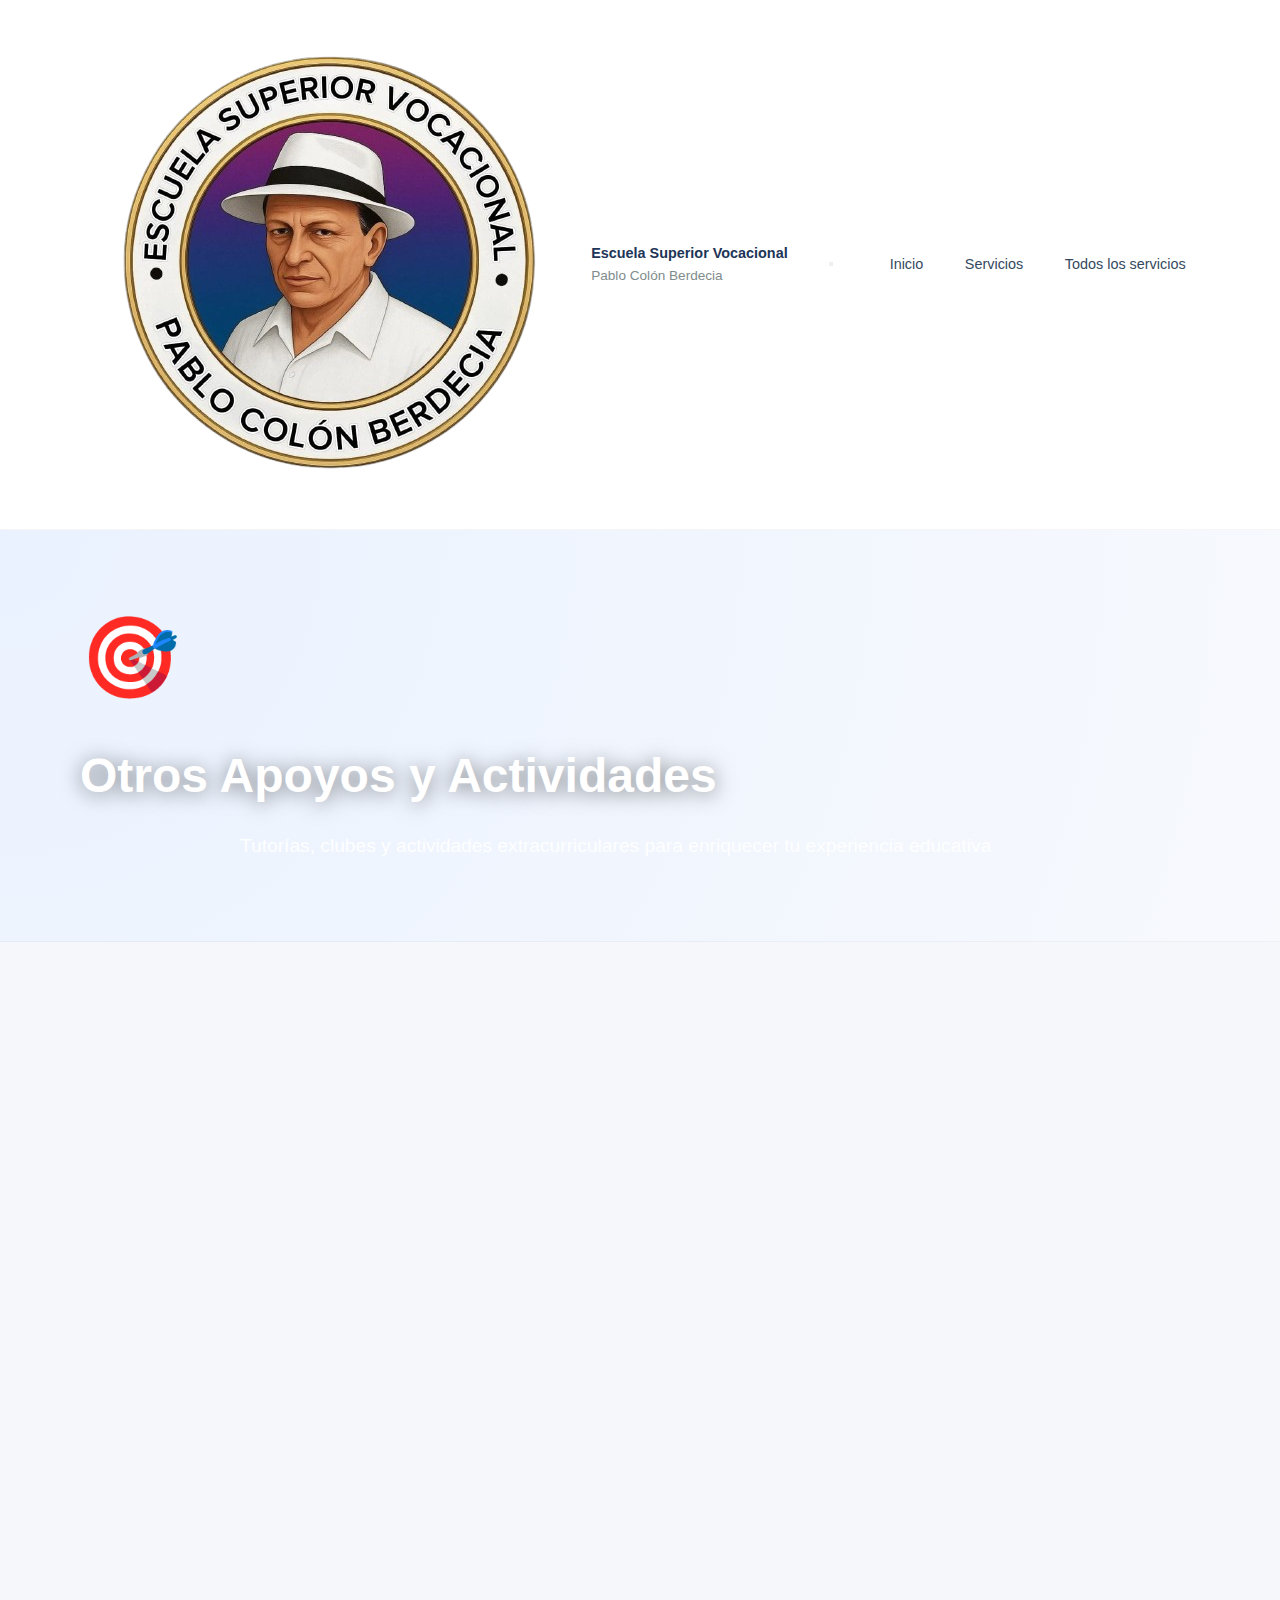
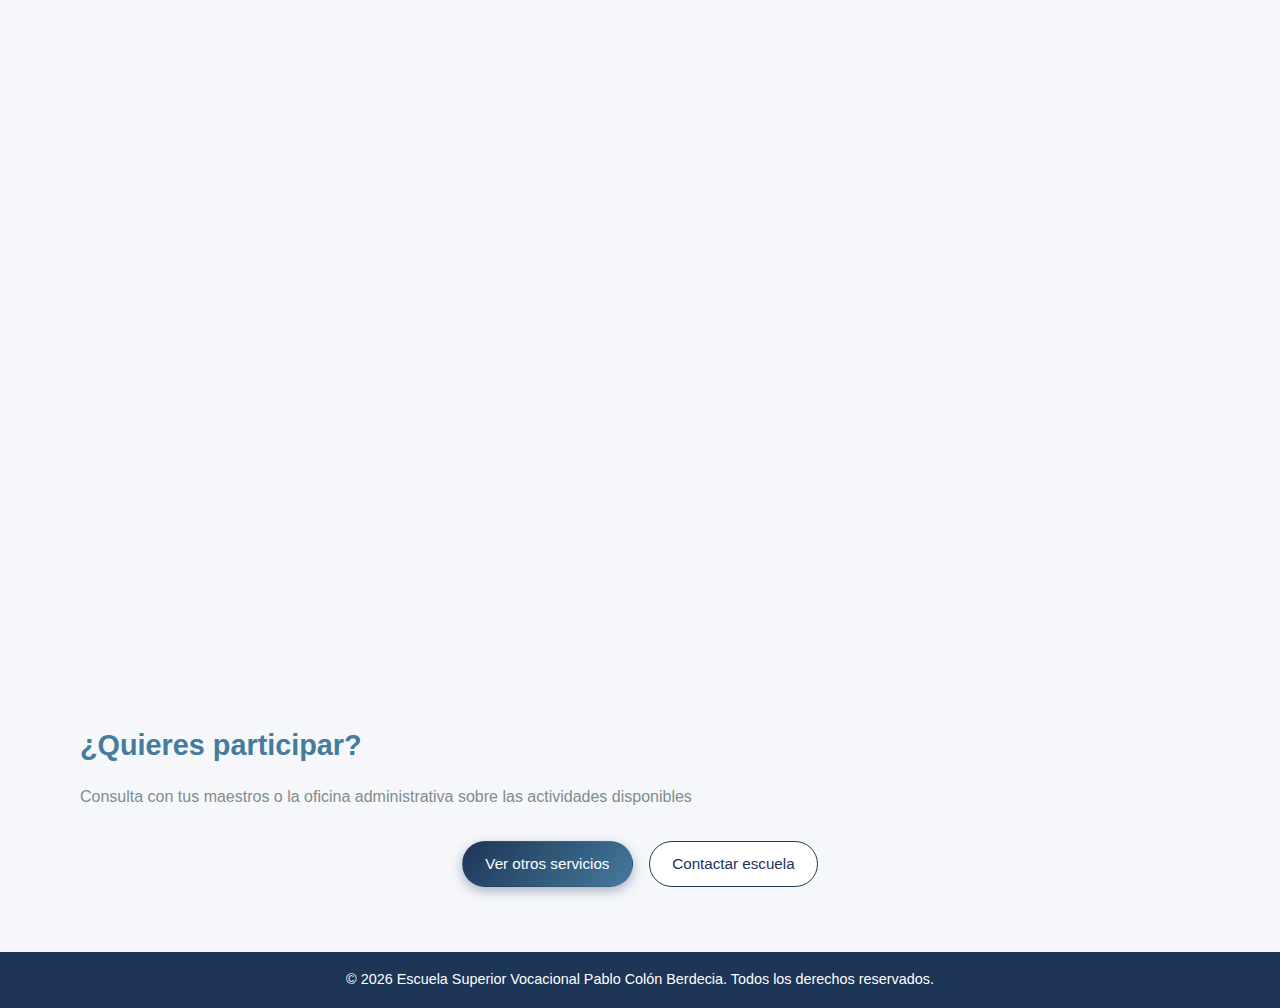
<file: otros-apoyos.html>
<!DOCTYPE html>
<html lang="es">
<head>
  <meta charset="UTF-8">
  <meta name="viewport" content="width=device-width, initial-scale=1.0">
  <title>Otros Apoyos y Actividades – Escuela Superior Vocacional Pablo Colón Berdecia</title>
  <link rel="stylesheet" href="styles.css">
</head>
<body>
  <header class="site-header">
    <div class="container header-inner">
      <div class="logo-area">
        <img src="LOGO6.png" alt="Logo Escuela" class="logo-image">
        <div class="logo-text">
          <span class="logo-title">Escuela Superior Vocacional</span>
          <span class="logo-subtitle">Pablo Colón Berdecia</span>
        </div>
      </div>
      <button class="menu-toggle" aria-label="Toggle menu">
        <span></span>
        <span></span>
        <span></span>
      </button>
      <nav class="main-nav">
        <ul>
          <li><a href="index.html#inicio">Inicio</a></li>
          <li><a href="index.html#servicios">Servicios</a></li>
          <li><a href="index2.html">Todos los servicios</a></li>
        </ul>
      </nav>
    </div>
  </header>

  <!-- Hero -->
  <section class="hero" style="min-height: 350px; padding: 4rem 0;">
    <div class="container">
      <div class="section-header" style="margin-bottom: 0;">
        <div style="font-size: 5rem; margin-bottom: 1rem;">🎯</div>
        <h1 style="color: #ffffff; font-size: 3rem; text-shadow: 0 2px 20px rgba(0,0,0,0.5);">Otros Apoyos y Actividades</h1>
        <p style="color: rgba(255,255,255,0.95); font-size: 1.2rem; max-width: 800px; margin: 1rem auto;">
          Tutorías, clubes y actividades extracurriculares para enriquecer tu experiencia educativa
        </p>
      </div>
    </div>
  </section>

  <!-- Contenido principal -->
  <section class="section">
    <div class="container">
      <div class="grid-2">
        <!-- Información general -->
        <article class="card">
          <div class="card-icon">✨</div>
          <h3>Experiencia Educativa Integral</h3>
          <p>
            La escuela ofrece diferentes espacios adicionales que fortalecen la
            experiencia educativa y el desarrollo integral de nuestros estudiantes.
          </p>
          <p>
            Estas actividades complementan la formación académica y técnica, promoviendo
            el desarrollo de habilidades sociales, creativas y de liderazgo.
          </p>
        </article>

        <!-- Clubes académicos -->
        <article class="card">
          <div class="card-icon">📚</div>
          <h3>Clubes Académicos</h3>
          <ul>
            <li>Club de Matemáticas</li>
            <li>Club de Ciencias</li>
            <li>Club de Lectura</li>
            <li>Club de Debate</li>
            <li>Club de Idiomas</li>
            <li>Sociedad Nacional de Honor</li>
          </ul>
          <p class="note">
            Fomentan el aprendizaje colaborativo y la excelencia académica
          </p>
        </article>

        <!-- Clubes deportivos -->
        <article class="card">
          <div class="card-icon">⚽</div>
          <h3>Actividades Deportivas</h3>
          <ul>
            <li>Equipos deportivos escolares</li>
            <li>Torneos interescolares</li>
            <li>Actividades recreativas</li>
            <li>Educación física especializada</li>
            <li>Eventos deportivos</li>
          </ul>
          <p class="note">
            Promueven la salud, el trabajo en equipo y el espíritu deportivo
          </p>
        </article>

        <!-- Clubes artísticos y tecnológicos -->
        <article class="card">
          <div class="card-icon">🎨</div>
          <h3>Clubes Artísticos y Tecnológicos</h3>
          <ul>
            <li>Club de Arte y Diseño</li>
            <li>Club de Música</li>
            <li>Club de Teatro</li>
            <li>Club de Tecnología</li>
            <li>Club de Programación</li>
            <li>Club de Robótica</li>
            <li>Gaming Day (Departamento de Tecnología)</li>
          </ul>
        </article>

        <!-- Tutorías y apoyo académico -->
        <article class="card accent-left">
          <div class="card-icon">👨‍🏫</div>
          <h3>Tutorías y Apoyo Académico</h3>
          <p><strong>Servicios disponibles:</strong></p>
          <ul>
            <li>Tutorías individuales y grupales</li>
            <li>Refuerzo en materias específicas</li>
            <li>Apoyo con tareas y proyectos</li>
            <li>Preparación para exámenes</li>
            <li>Orientación académica</li>
          </ul>
          <p class="note" style="margin-top: 1rem;">
            Consulta con tus maestros sobre horarios y disponibilidad
          </p>
        </article>

        <!-- Proyectos especiales -->
        <article class="card">
          <div class="card-icon">🏆</div>
          <h3>Proyectos Especiales y Ferias</h3>
          <ul>
            <li>Feria Científica</li>
            <li>Feria de Emprendimiento</li>
            <li>Exhibiciones de proyectos vocacionales</li>
            <li>Competencias académicas</li>
            <li>Eventos culturales</li>
            <li>Actividades de servicio comunitario</li>
          </ul>
        </article>
      </div>

      <!-- Información sobre participación -->
      <div class="card" style="margin-top: 2rem;">
        <h3>📢 Cómo Participar</h3>
        <div class="grid-2" style="gap: 1.5rem; margin-top: 1rem;">
          <div>
            <h4 style="color: var(--primary-light); margin-bottom: 0.5rem;">Inscripción</h4>
            <p>
              Las inscripciones a clubes y actividades se realizan al inicio de cada semestre.
              Mantente atento a los anuncios en tablones y redes sociales de la escuela.
            </p>
          </div>
          <div>
            <h4 style="color: var(--primary-light); margin-bottom: 0.5rem;">Comunicación</h4>
            <p>
              La oferta de actividades puede variar por semestre. Toda información se comunica
              mediante cartas, circulares, tablones de anuncio y redes oficiales.
            </p>
          </div>
          <div>
            <h4 style="color: var(--primary-light); margin-bottom: 0.5rem;">Horarios</h4>
            <p>
              Las actividades se realizan en horario escolar o extendido, según el tipo
              de actividad y disponibilidad de recursos.
            </p>
          </div>
          <div>
            <h4 style="color: var(--primary-light); margin-bottom: 0.5rem;">Beneficios</h4>
            <p>
              Participar en actividades extracurriculares enriquece tu experiencia educativa,
              desarrolla nuevas habilidades y fortalece tu expediente académico.
            </p>
          </div>
        </div>
      </div>

      <!-- Llamado a la acción -->
      <div class="programs-cta" style="margin-top: 3rem;">
        <h3 style="font-size: 1.8rem; margin-bottom: 1rem; color: var(--primary-light);">¿Quieres participar?</h3>
        <p style="margin-bottom: 2rem; color: var(--text-soft);">
          Consulta con tus maestros o la oficina administrativa sobre las actividades disponibles
        </p>
        <div style="display: flex; gap: 1rem; justify-content: center; flex-wrap: wrap;">
          <a href="todos-los-servicios.html" class="btn btn-primary">Ver otros servicios</a>
          <a href="index.html#contacto" class="btn btn-secondary">Contactar escuela</a>
        </div>
      </div>
    </div>
  </section>

  <!-- Footer -->
  <footer class="site-footer">
    <div class="container">
      <p>&copy; 2026 Escuela Superior Vocacional Pablo Colón Berdecia. Todos los derechos reservados.</p>
    </div>
  </footer>

  <script src="script.js"></script>
</body>
</html>
</file>
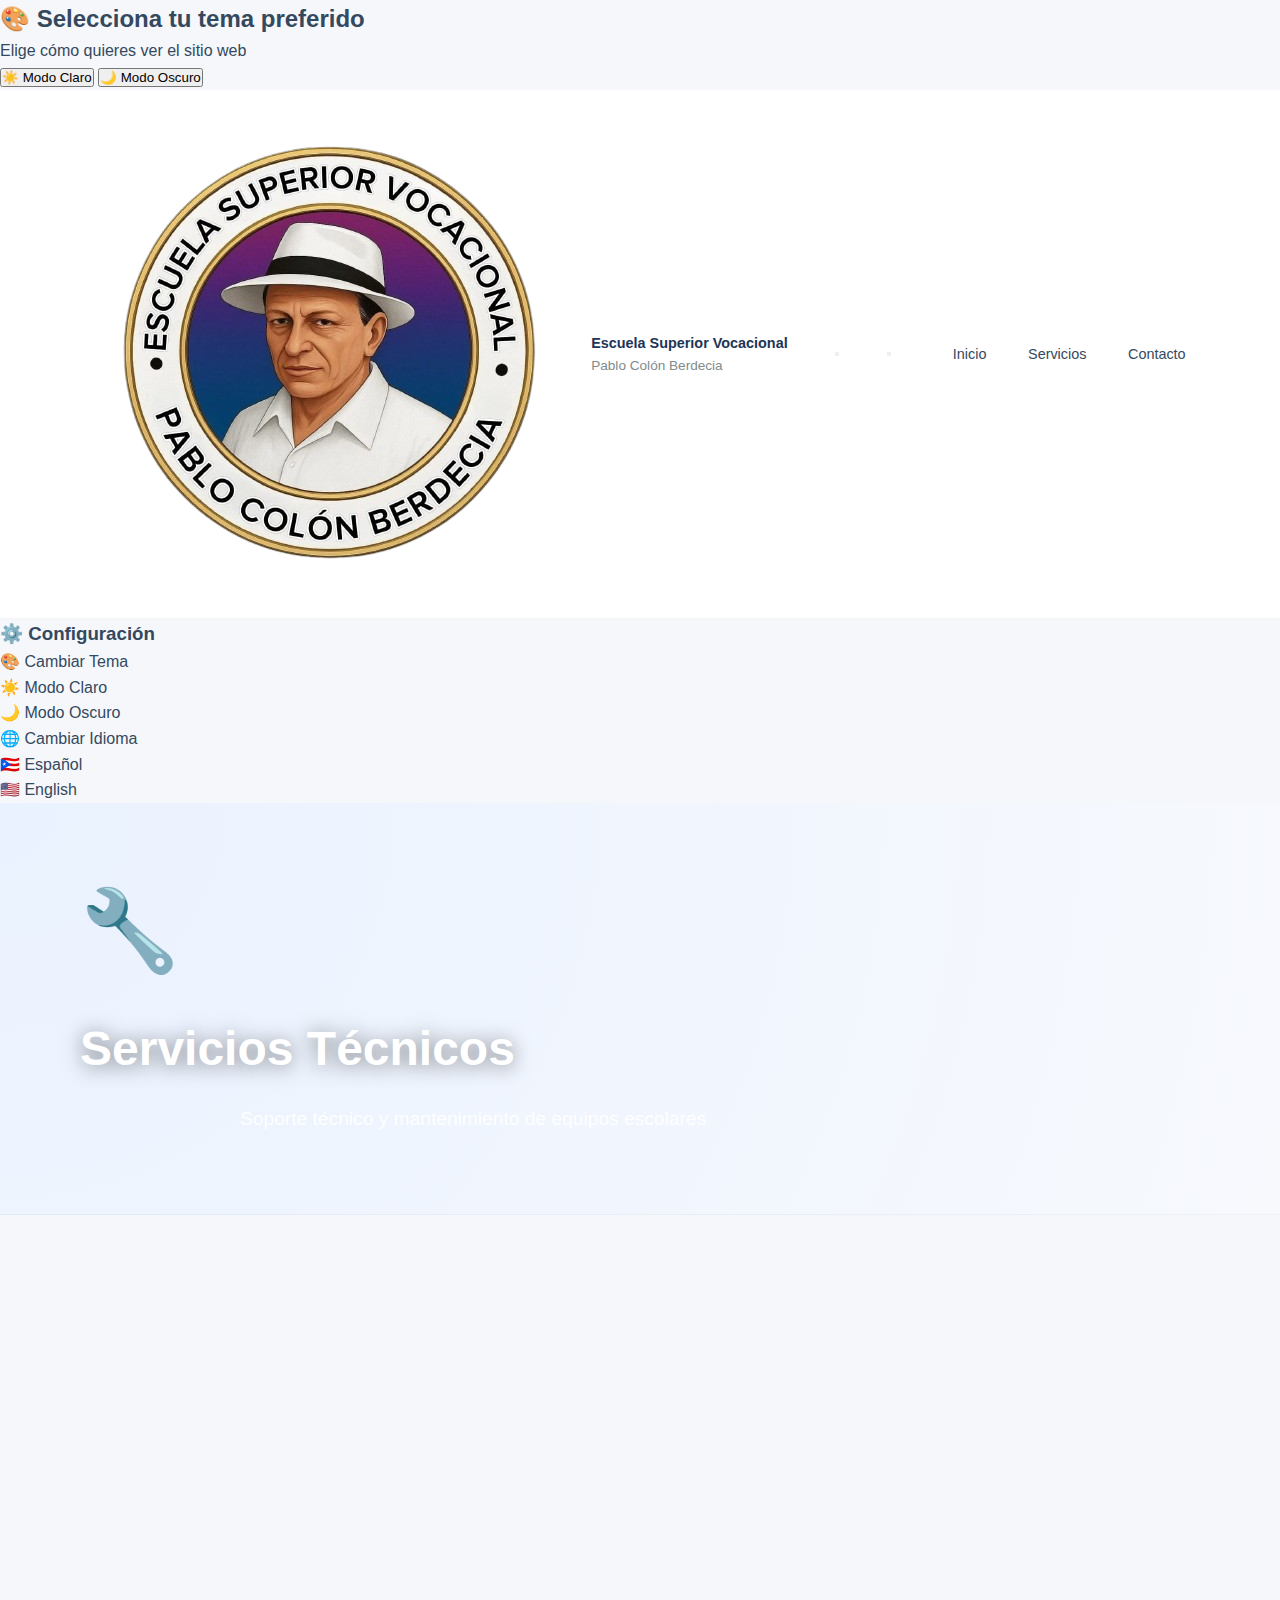
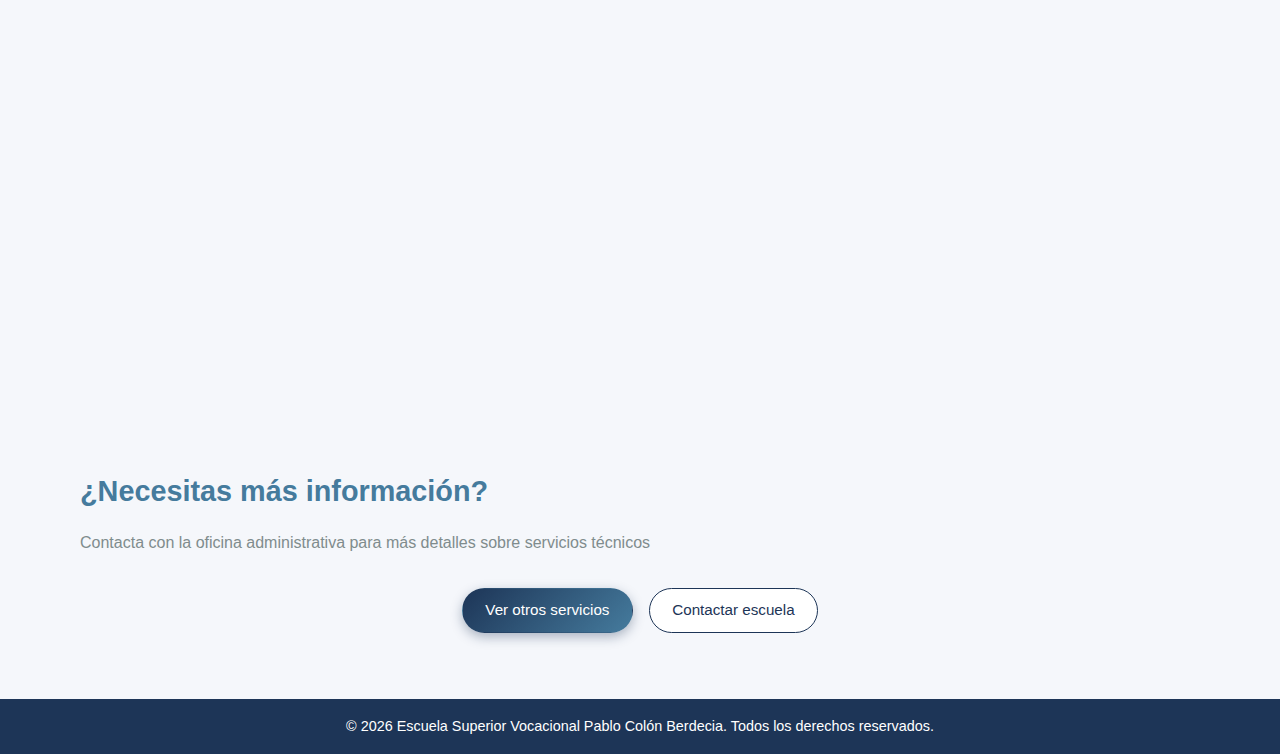
<file: servicios-tecnicos.html>
<!DOCTYPE html>
<html lang="es" id="htmlRoot">
<head>
  <meta charset="UTF-8">
  <meta name="viewport" content="width=device-width, initial-scale=1.0">
  <title>Servicios Técnicos – Escuela Superior Vocacional Pablo Colón Berdecia</title>
  <link rel="stylesheet" href="styles.css">
  <script src="translations.js"></script>
</head>
<body>
  <!-- Popup de selección de tema -->
  <div id="themePopup" class="theme-popup">
    <div class="theme-popup-content">
      <h2 data-translate="🎨 Selecciona tu tema preferido">🎨 Selecciona tu tema preferido</h2>
      <p data-translate="Elige cómo quieres ver el sitio web">Elige cómo quieres ver el sitio web</p>
      <div class="theme-buttons">
        <button class="theme-btn theme-btn-light" id="btnLightMode" data-translate="☀️ Modo Claro">
          ☀️ Modo Claro
        </button>
        <button class="theme-btn theme-btn-dark" id="btnDarkMode" data-translate="🌙 Modo Oscuro">
          🌙 Modo Oscuro
        </button>
      </div>
    </div>
  </div>

  <script>
    // Script inline para modo claro/oscuro
    (function() {
      function hidePopup() {
        document.getElementById('themePopup').classList.add('hidden');
      }

      function setLightMode() {
        document.body.classList.remove('dark-mode');
        localStorage.setItem('theme', 'light');
        hidePopup();
      }

      function setDarkMode() {
        document.body.classList.add('dark-mode');
        localStorage.setItem('theme', 'dark');
        hidePopup();
      }

      function checkTheme() {
        const savedTheme = localStorage.getItem('theme');
        if (savedTheme === 'dark') {
          document.body.classList.add('dark-mode');
          hidePopup();
        } else if (savedTheme === 'light') {
          hidePopup();
        }
      }

      // Ejecutar inmediatamente
      checkTheme();

      // Agregar event listeners cuando el DOM esté listo
      document.addEventListener('DOMContentLoaded', function() {
        const btnLight = document.getElementById('btnLightMode');
        const btnDark = document.getElementById('btnDarkMode');

        if (btnLight) {
          btnLight.addEventListener('click', setLightMode);
        }
        if (btnDark) {
          btnDark.addEventListener('click', setDarkMode);
        }
      });
    })();
  </script>

  <header class="site-header">
    <div class="container header-inner">
      <div class="logo-area">
        <img src="LOGO6.png" alt="Logo Escuela" class="logo-image">
        <div class="logo-text">
          <span class="logo-title" data-translate="Escuela Superior Vocacional">Escuela Superior Vocacional</span>
          <span class="logo-subtitle">Pablo Colón Berdecia</span>
        </div>
      </div>
      
      <!-- Hamburger Menu Button -->
      <button class="hamburger-menu" id="hamburgerBtn" aria-label="Menu">
        <span></span>
        <span></span>
        <span></span>
      </button>
      
      <button class="menu-toggle" aria-label="Toggle menu">
        <span></span>
        <span></span>
        <span></span>
      </button>
      <nav class="main-nav">
        <ul>
          <li><a href="index.html#inicio" data-translate="Inicio">Inicio</a></li>
          <li><a href="index.html#servicios" data-translate="Servicios">Servicios</a></li>
          <li><a href="index.html#contacto" data-translate="Contacto">Contacto</a></li>
        </ul>
      </nav>
    </div>
  </header>
  
  <!-- Sidebar Menu -->
  <div class="sidebar-overlay" id="sidebarOverlay"></div>
  <div class="sidebar-menu" id="sidebarMenu">
    <div class="sidebar-header">
      <h3 data-translate="⚙️ Configuración">⚙️ Configuración</h3>
    </div>
    <div class="sidebar-content">
      <!-- Theme Toggle -->
      <div class="sidebar-option" id="themeToggle">
        <span data-translate="🎨 Cambiar Tema">🎨 Cambiar Tema</span>
      </div>
      <div class="theme-options" id="themeOptions">
        <div class="theme-option" id="selectLightTheme">
          <span data-translate="☀️ Modo Claro">☀️ Modo Claro</span>
        </div>
        <div class="theme-option" id="selectDarkTheme">
          <span data-translate="🌙 Modo Oscuro">🌙 Modo Oscuro</span>
        </div>
      </div>
      
      <!-- Language Toggle -->
      <div class="sidebar-option" id="languageToggle">
        <span data-translate="🌐 Cambiar Idioma">🌐 Cambiar Idioma</span>
      </div>
      <div class="language-options" id="languageOptions">
        <div class="language-option" id="selectSpanish">
          <span>🇵🇷 Español</span>
        </div>
        <div class="language-option" id="selectEnglish">
          <span>🇺🇸 English</span>
        </div>
      </div>
    </div>
  </div>

  <script>
    // Hamburger menu functionality
    (function() {
      const hamburgerBtn = document.getElementById('hamburgerBtn');
      const sidebarMenu = document.getElementById('sidebarMenu');
      const sidebarOverlay = document.getElementById('sidebarOverlay');
      const themeToggle = document.getElementById('themeToggle');
      const themeOptions = document.getElementById('themeOptions');
      const languageToggle = document.getElementById('languageToggle');
      const languageOptions = document.getElementById('languageOptions');
      const selectLightTheme = document.getElementById('selectLightTheme');
      const selectDarkTheme = document.getElementById('selectDarkTheme');
      const selectSpanish = document.getElementById('selectSpanish');
      const selectEnglish = document.getElementById('selectEnglish');

      function openSidebarMenu() {
        sidebarMenu.classList.add('active');
        sidebarOverlay.classList.add('active');
      }

      function closeSidebarMenu() {
        sidebarMenu.classList.remove('active');
        sidebarOverlay.classList.remove('active');
        themeOptions.classList.remove('active');
        languageOptions.classList.remove('active');
      }

      if (hamburgerBtn) {
        hamburgerBtn.addEventListener('click', openSidebarMenu);
      }

      if (sidebarOverlay) {
        sidebarOverlay.addEventListener('click', closeSidebarMenu);
      }

      // Theme toggle
      if (themeToggle) {
        themeToggle.addEventListener('click', function() {
          themeOptions.classList.toggle('active');
          languageOptions.classList.remove('active');
        });
      }

      // Language toggle
      if (languageToggle) {
        languageToggle.addEventListener('click', function() {
          languageOptions.classList.toggle('active');
          themeOptions.classList.remove('active');
        });
      }

      // Select Light Theme
      if (selectLightTheme) {
        selectLightTheme.addEventListener('click', function() {
          document.body.classList.remove('dark-mode');
          localStorage.setItem('theme', 'light');
          closeSidebarMenu();
        });
      }

      // Select Dark Theme
      if (selectDarkTheme) {
        selectDarkTheme.addEventListener('click', function() {
          document.body.classList.add('dark-mode');
          localStorage.setItem('theme', 'dark');
          closeSidebarMenu();
        });
      }

      // Seleccionar idioma español
      if (selectSpanish) {
        selectSpanish.addEventListener('click', function() {
          localStorage.setItem('language', 'es');
          document.getElementById('htmlRoot').setAttribute('lang', 'es');
          if (typeof translatePage === 'function') {
            translatePage('es');
          }
          closeSidebarMenu();
        });
      }

      // Seleccionar idioma inglés
      if (selectEnglish) {
        selectEnglish.addEventListener('click', function() {
          localStorage.setItem('language', 'en');
          document.getElementById('htmlRoot').setAttribute('lang', 'en');
          if (typeof translatePage === 'function') {
            translatePage('en');
          }
          closeSidebarMenu();
        });
      }
    })();
  </script>

  <!-- Hero -->
  <section class="hero" style="min-height: 350px; padding: 4rem 0;">
    <div class="container">
      <div class="section-header" style="margin-bottom: 0;">
        <div style="font-size: 5rem; margin-bottom: 1rem;">🔧</div>
        <h1 style="color: #ffffff; font-size: 3rem; text-shadow: 0 2px 20px rgba(0,0,0,0.5);" data-translate="Servicios Técnicos">Servicios Técnicos</h1>
        <p style="color: rgba(255,255,255,0.95); font-size: 1.2rem; max-width: 800px; margin: 1rem auto;" data-translate="Soporte técnico y mantenimiento de equipos escolares">
          Soporte técnico y mantenimiento de equipos escolares
        </p>
      </div>
    </div>
  </section>

  <!-- Contenido principal -->
  <section class="section">
    <div class="container">
      <div class="grid-2">
        <!-- Información general -->
        <article class="card">
          <div class="card-icon">💻</div>
          <h3 data-translate="Acerca del Servicio">Acerca del Servicio</h3>
          <p data-translate="El Departamento de Servicios Técnicos brinda soporte y mantenimiento a los equipos tecnológicos de la escuela, incluyendo computadoras, proyectores, impresoras y otros dispositivos electrónicos.">
            El Departamento de Servicios Técnicos brinda soporte y mantenimiento a los equipos tecnológicos de la escuela, incluyendo computadoras, proyectores, impresoras y otros dispositivos electrónicos.
          </p>
          <p data-translate="Nuestro objetivo es garantizar que todos los recursos tecnológicos estén disponibles y funcionando correctamente para apoyar el proceso educativo.">
            Nuestro objetivo es garantizar que todos los recursos tecnológicos estén disponibles y funcionando correctamente para apoyar el proceso educativo.
          </p>
        </article>

        <!-- Horario -->
        <article class="card">
          <div class="card-icon">🕐</div>
          <h3 data-translate="Horario de Servicio">Horario de Servicio</h3>
          <p><strong data-translate="Lunes a Viernes:">Lunes a Viernes:</strong></p>
          <p style="font-size: 1.3rem; color: var(--primary-light); margin: 1rem 0;">7:30 AM - 3:00 PM</p>
          <p><strong data-translate="Ubicación:">Ubicación:</strong> <span data-translate="Oficina de Servicios Técnicos">Oficina de Servicios Técnicos</span></p>
          <p class="note" data-translate="Para emergencias técnicas, contactar a la oficina administrativa">
            Para emergencias técnicas, contactar a la oficina administrativa
          </p>
        </article>

        <!-- Servicios Disponibles -->
        <article class="card">
          <div class="card-icon">🛠️</div>
          <h3 data-translate="Servicios Disponibles">Servicios Disponibles</h3>
          <ul>
            <li data-translate="Mantenimiento de computadoras">Mantenimiento de computadoras</li>
            <li data-translate="Reparación de equipos electrónicos">Reparación de equipos electrónicos</li>
            <li data-translate="Instalación de software educativo">Instalación de software educativo</li>
            <li data-translate="Soporte técnico a maestros">Soporte técnico a maestros</li>
            <li data-translate="Configuración de proyectores y pantallas">Configuración de proyectores y pantallas</li>
            <li data-translate="Mantenimiento de impresoras">Mantenimiento de impresoras</li>
            <li data-translate="Soporte de red e internet">Soporte de red e internet</li>
            <li data-translate="Actualización de sistemas">Actualización de sistemas</li>
          </ul>
        </article>

        <!-- Cómo Solicitar Servicio -->
        <article class="card">
          <div class="card-icon">📋</div>
          <h3 data-translate="Cómo Solicitar Servicio">Cómo Solicitar Servicio</h3>
          <ol>
            <li data-translate="Reportar el problema a la oficina administrativa">Reportar el problema a la oficina administrativa</li>
            <li data-translate="Describir detalladamente el problema técnico">Describir detalladamente el problema técnico</li>
            <li data-translate="Indicar la ubicación del equipo">Indicar la ubicación del equipo</li>
            <li data-translate="Esperar la visita del técnico">Esperar la visita del técnico</li>
          </ol>
          <p class="note" data-translate="Se atenderán las solicitudes por orden de prioridad">
            Se atenderán las solicitudes por orden de prioridad
          </p>
        </article>
      </div>

      <!-- Información adicional -->
      <div class="card" style="margin-top: 2rem;">
        <h3 data-translate="Política de Uso de Equipos">Política de Uso de Equipos</h3>
        <p data-translate="Todos los equipos tecnológicos de la escuela deben ser utilizados exclusivamente con fines educativos. Los estudiantes y el personal deben seguir las normas de uso responsable de la tecnología establecidas por el Departamento de Educación.">
          Todos los equipos tecnológicos de la escuela deben ser utilizados exclusivamente con fines educativos. Los estudiantes y el personal deben seguir las normas de uso responsable de la tecnología establecidas por el Departamento de Educación.
        </p>
      </div>

      <!-- Llamado a la acción -->
      <div class="programs-cta" style="margin-top: 3rem;">
        <h3 style="font-size: 1.8rem; margin-bottom: 1rem; color: var(--primary-light);" data-translate="¿Necesitas más información?">¿Necesitas más información?</h3>
        <p style="margin-bottom: 2rem; color: var(--text-soft);" data-translate="Contacta con la oficina administrativa para más detalles sobre servicios técnicos">
          Contacta con la oficina administrativa para más detalles sobre servicios técnicos
        </p>
        <div style="display: flex; gap: 1rem; justify-content: center; flex-wrap: wrap;">
          <a href="todos-los-servicios.html" class="btn btn-primary" data-translate="Ver otros servicios">Ver otros servicios</a>
          <a href="index.html#contacto" class="btn btn-secondary" data-translate="Contactar escuela">Contactar escuela</a>
        </div>
      </div>
    </div>
  </section>

  <!-- Footer -->
  <footer class="site-footer">
    <div class="container">
      <p data-translate="© 2026 Escuela Superior Vocacional Pablo Colón Berdecia. Todos los derechos reservados.">&copy; 2026 Escuela Superior Vocacional Pablo Colón Berdecia. Todos los derechos reservados.</p>
    </div>
  </footer>

  <script src="script.js"></script>
</body>
</html>
</file>
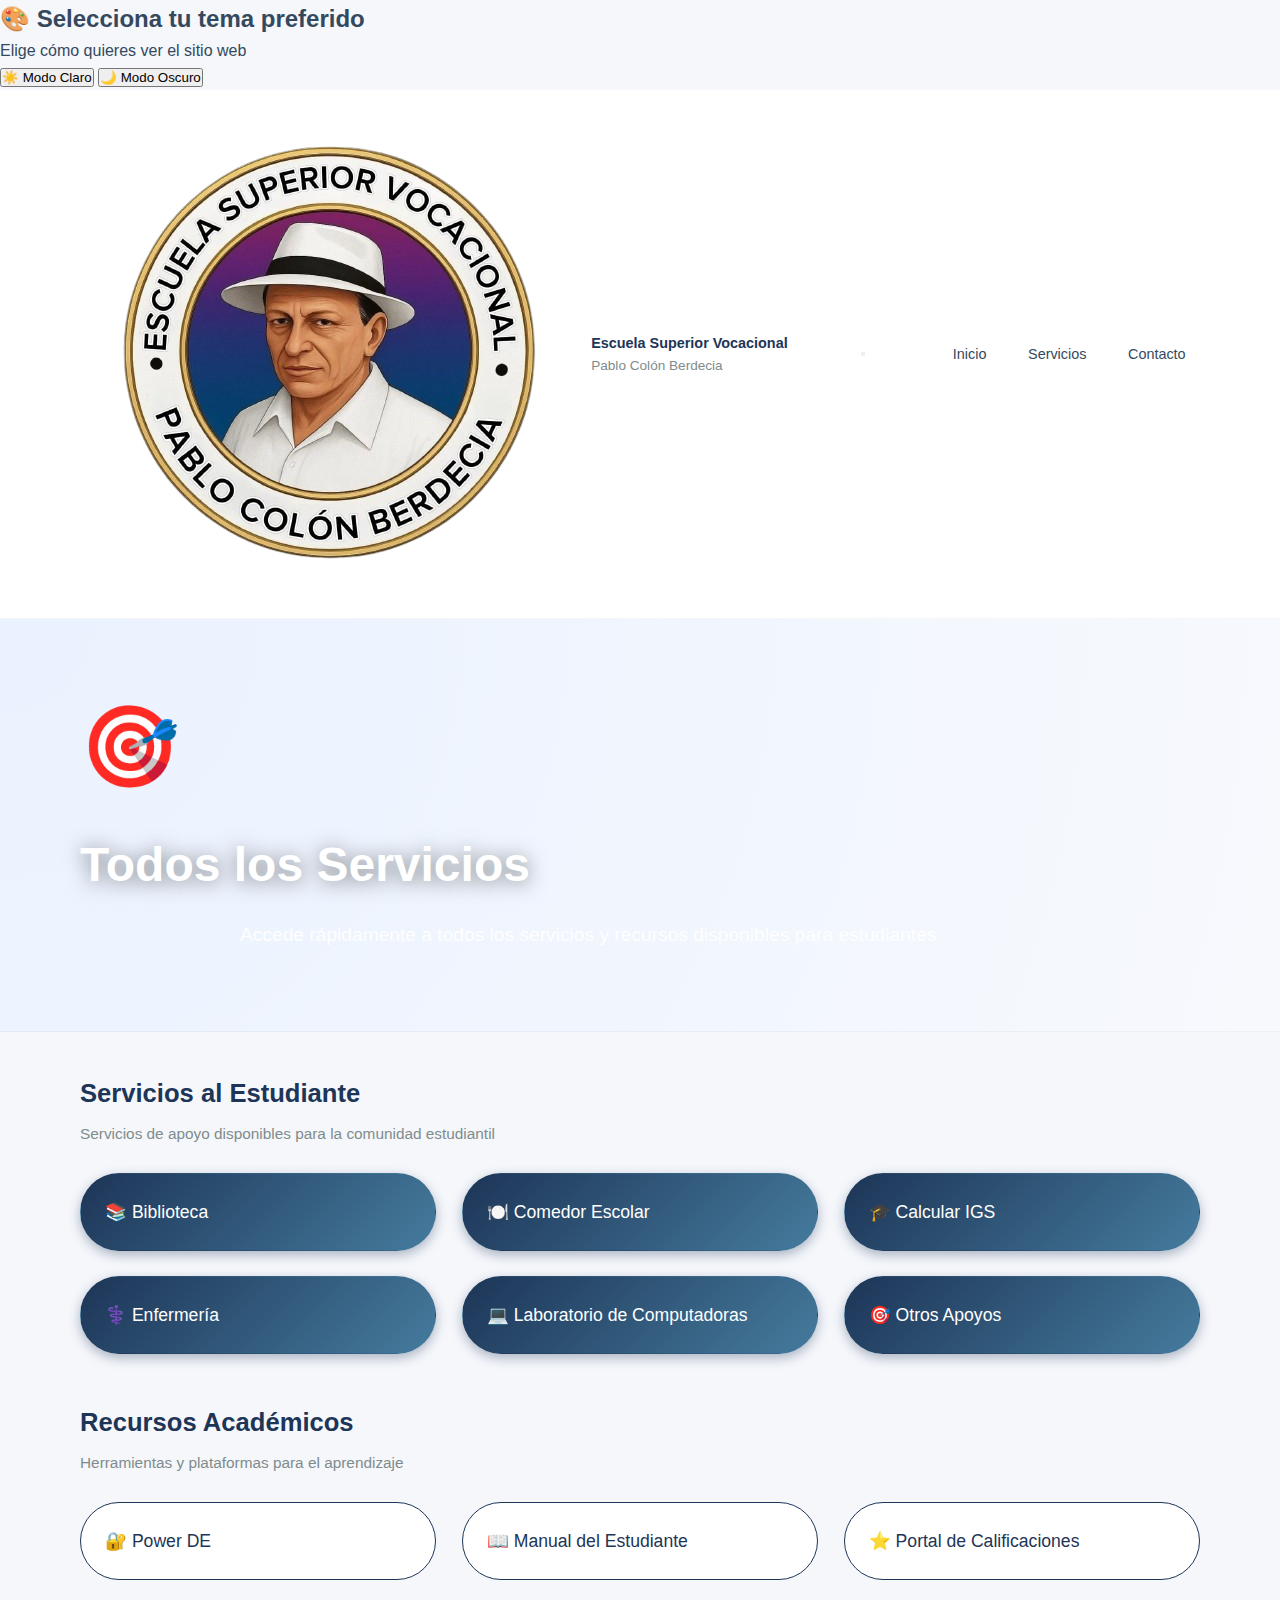
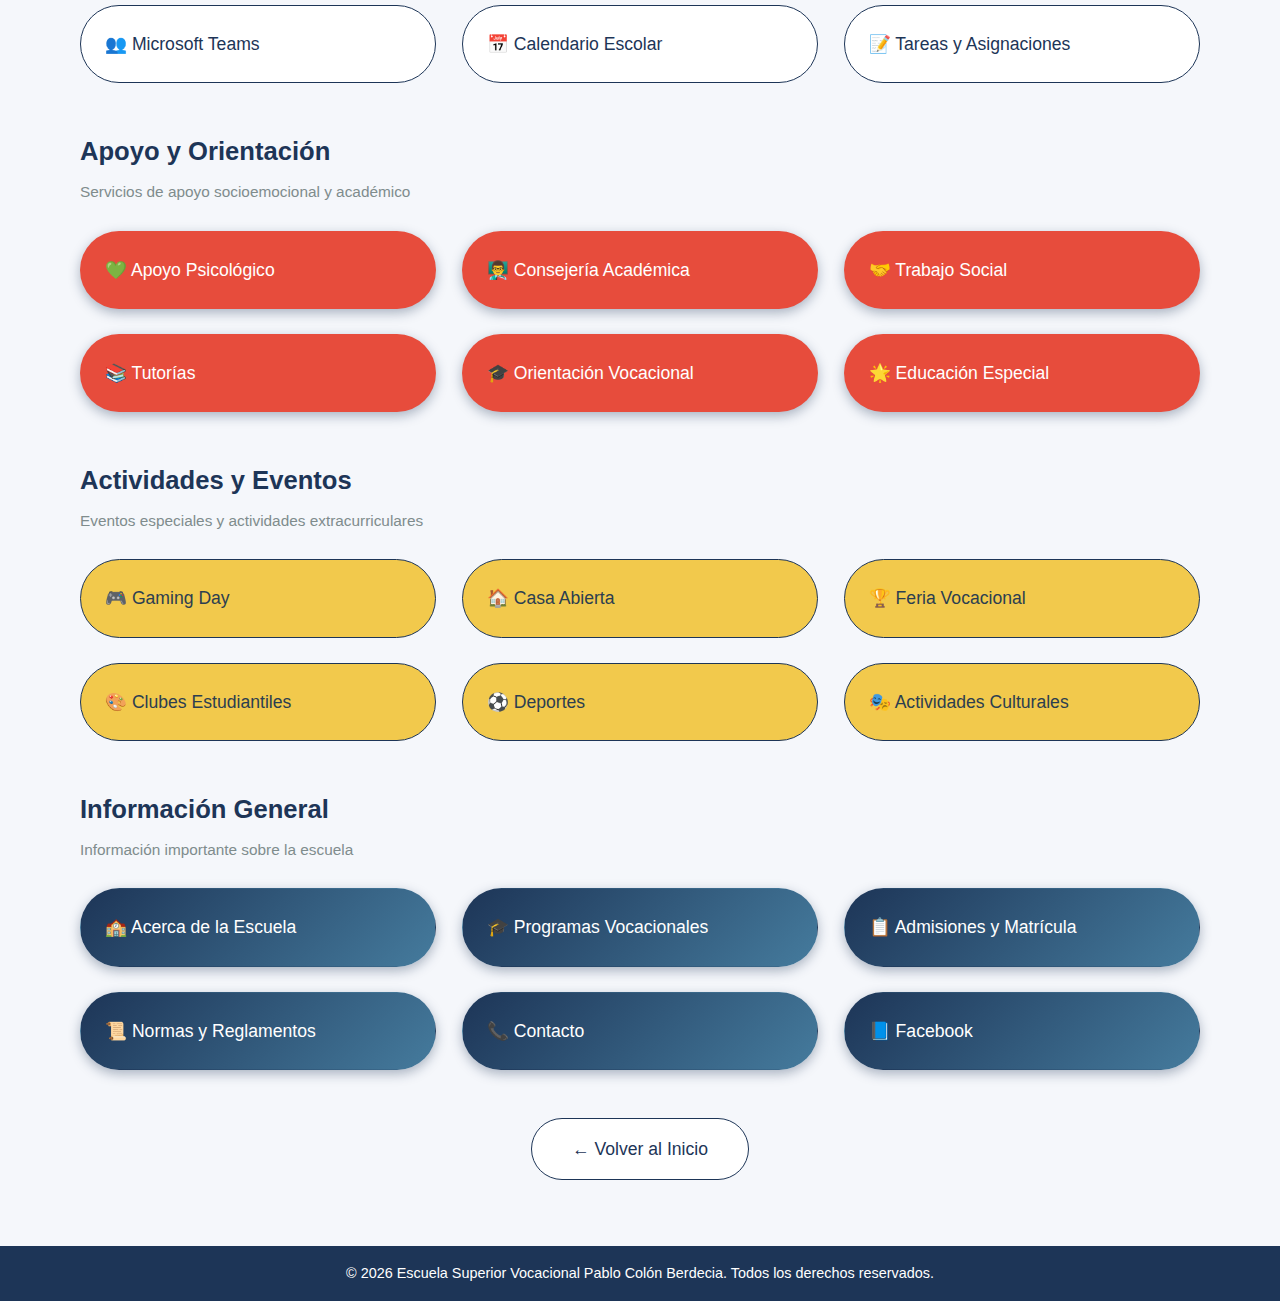
<file: todos-los-servicios.html>
<!DOCTYPE html>
<html lang="es">
<head>
  <meta charset="UTF-8">
  <meta name="viewport" content="width=device-width, initial-scale=1.0">
  <title>Todos los Servicios – Escuela Superior Vocacional Pablo Colón Berdecia</title>
  <link rel="stylesheet" href="styles.css">
</head>
<body>
  <!-- Popup de selección de tema -->
  <div id="themePopup" class="theme-popup">
    <div class="theme-popup-content">
      <h2>🎨 Selecciona tu tema preferido</h2>
      <p>Elige cómo quieres ver el sitio web</p>
      <div class="theme-buttons">
        <button class="theme-btn theme-btn-light" id="btnLightMode">
          ☀️ Modo Claro
        </button>
        <button class="theme-btn theme-btn-dark" id="btnDarkMode">
          🌙 Modo Oscuro
        </button>
      </div>
    </div>
  </div>

  <script>
    // Script inline para modo claro/oscuro
    (function() {
      function hidePopup() {
        document.getElementById('themePopup').classList.add('hidden');
      }

      function setLightMode() {
        document.body.classList.remove('dark-mode');
        localStorage.setItem('theme', 'light');
        hidePopup();
      }

      function setDarkMode() {
        document.body.classList.add('dark-mode');
        localStorage.setItem('theme', 'dark');
        hidePopup();
      }

      function checkTheme() {
        const savedTheme = localStorage.getItem('theme');
        if (savedTheme === 'dark') {
          document.body.classList.add('dark-mode');
          hidePopup();
        } else if (savedTheme === 'light') {
          hidePopup();
        }
      }

      // Ejecutar inmediatamente
      checkTheme();

      // Agregar event listeners cuando el DOM esté listo
      document.addEventListener('DOMContentLoaded', function() {
        const btnLight = document.getElementById('btnLightMode');
        const btnDark = document.getElementById('btnDarkMode');

        if (btnLight) {
          btnLight.addEventListener('click', setLightMode);
        }
        if (btnDark) {
          btnDark.addEventListener('click', setDarkMode);
        }
      });
    })();
  </script>

  <header class="site-header">
    <div class="container header-inner">
      <div class="logo-area">
        <img src="LOGO6.png" alt="Logo Escuela" class="logo-image">
        <div class="logo-text">
          <span class="logo-title">Escuela Superior Vocacional</span>
          <span class="logo-subtitle">Pablo Colón Berdecia</span>
        </div>
      </div>
      <button class="menu-toggle" aria-label="Toggle menu">
        <span></span>
        <span></span>
        <span></span>
      </button>
      <nav class="main-nav">
        <ul>
          <li><a href="index.html#inicio">Inicio</a></li>
          <li><a href="index.html#servicios">Servicios</a></li>
          <li><a href="index.html#contacto">Contacto</a></li>
        </ul>
      </nav>
    </div>
  </header>

  <!-- Hero -->
  <section class="hero" style="min-height: 350px; padding: 4rem 0;">
    <div class="container">
      <div class="section-header" style="margin-bottom: 0;">
        <div style="font-size: 5rem; margin-bottom: 1rem;">🎯</div>
        <h1 style="color: #ffffff; font-size: 3rem; text-shadow: 0 2px 20px rgba(0,0,0,0.5);">Todos los Servicios</h1>
        <p style="color: rgba(255,255,255,0.95); font-size: 1.2rem; max-width: 800px; margin: 1rem auto;">
          Accede rápidamente a todos los servicios y recursos disponibles para estudiantes
        </p>
      </div>
    </div>
  </section>

  <!-- Contenido principal -->
  <section class="section">
    <div class="container">
      <!-- Servicios al Estudiante -->
      <div class="section-header">
        <h2>Servicios al Estudiante</h2>
        <p>Servicios de apoyo disponibles para la comunidad estudiantil</p>
      </div>

      <div class="grid-3" style="margin-bottom: 3rem;">
        <a href="biblioteca.html" class="btn btn-primary" style="padding: 1.5rem; font-size: 1.1rem;">
          📚 Biblioteca
        </a>
        <a href="comedor.html" class="btn btn-primary" style="padding: 1.5rem; font-size: 1.1rem;">
          🍽️ Comedor Escolar
        </a>
        <a href="https://admisiones.upr.edu/calculadora-igs/" class="btn btn-primary" style="padding: 1.5rem; font-size: 1.1rem;" target="_blank" rel="noopener">
          🎓 Calcular IGS
        </a>
        <a href="enfermeria.html" class="btn btn-primary" style="padding: 1.5rem; font-size: 1.1rem;">
          ⚕️ Enfermería
        </a>
        <a href="laboratorio.html" class="btn btn-primary" style="padding: 1.5rem; font-size: 1.1rem;">
          💻 Laboratorio de Computadoras
        </a>
        <a href="otros-apoyos.html" class="btn btn-primary" style="padding: 1.5rem; font-size: 1.1rem;">
          🎯 Otros Apoyos
        </a>
      </div>

      <!-- Recursos Académicos -->
      <div class="section-header">
        <h2>Recursos Académicos</h2>
        <p>Herramientas y plataformas para el aprendizaje</p>
      </div>

      <div class="grid-3" style="margin-bottom: 3rem;">
        <a href="https://informacionestudiantil.dde.pr/public/create_multi_student_account.html" class="btn btn-secondary" style="padding: 1.5rem; font-size: 1.1rem;" target="_blank" rel="noopener">
          🔐 Power DE
        </a>
        <a href="#" class="btn btn-secondary" style="padding: 1.5rem; font-size: 1.1rem;">
          📖 Manual del Estudiante
        </a>
        <a href="#" class="btn btn-secondary" style="padding: 1.5rem; font-size: 1.1rem;">
          ⭐ Portal de Calificaciones
        </a>
        <a href="https://login.microsoftonline.com/common/oauth2/v2.0/authorize?client_id=5e3ce6c0-2b1f-4285-8d4b-75ee78787346&scope=openId%20profile%20openid%20offline_access&redirect_uri=https%3A%2F%2Fteams.microsoft.com%2Fv2&client-request-id=019be6e8-5a6c-7d37-b129-894db9c8d8ef&response_mode=fragment&response_type=code&x-client-SKU=msal.js.browser&x-client-VER=3.30.0&client_info=1&code_challenge=6ZqFlWHLh3RpNojFPjlqU4h9HyciQoVF24L_a1_WF4A&code_challenge_method=S256&nonce=019be6e8-5a6d-7bdb-9075-c5ce0aa099ac&state=eyJpZCI6IjAxOWJlNmU4LTVhNmMtNzY0OS1hNGRlLWQ4YTQ0MTU4OGMxYyIsIm1ldGEiOnsiaW50ZXJhY3Rpb25UeXBlIjoicmVkaXJlY3QifX0%3D%7Chttps%3A%2F%2Fteams.microsoft.com%2Fv2%2F%3Fculture%3Den-us%26country%3Dus%26enablemcasfort21%3Dtrue" class="btn btn-secondary" style="padding: 1.5rem; font-size: 1.1rem;" target="_blank" rel="noopener">
          👥 Microsoft Teams
        </a>
        <a href="index.html#calendario-escolar" class="btn btn-secondary" style="padding: 1.5rem; font-size: 1.1rem;">
          📅 Calendario Escolar
        </a>
        <a href="#" class="btn btn-secondary" style="padding: 1.5rem; font-size: 1.1rem;">
          📝 Tareas y Asignaciones
        </a>
      </div>

      <!-- Apoyo y Orientación -->
      <div class="section-header">
        <h2>Apoyo y Orientación</h2>
        <p>Servicios de apoyo socioemocional y académico</p>
      </div>

      <div class="grid-3" style="margin-bottom: 3rem;">
        <a href="https://hackerpcb1.github.io/Apoyo-Psicologico/" class="btn btn-primary" style="padding: 1.5rem; font-size: 1.1rem; background: #e74c3c;" target="_blank" rel="noopener">
          💚 Apoyo Psicológico
        </a>
        <a href="#" class="btn btn-primary" style="padding: 1.5rem; font-size: 1.1rem; background: #e74c3c;">
          👨‍🏫 Consejería Académica
        </a>
        <a href="#" class="btn btn-primary" style="padding: 1.5rem; font-size: 1.1rem; background: #e74c3c;">
          🤝 Trabajo Social
        </a>
        <a href="#" class="btn btn-primary" style="padding: 1.5rem; font-size: 1.1rem; background: #e74c3c;">
          📚 Tutorías
        </a>
        <a href="#" class="btn btn-primary" style="padding: 1.5rem; font-size: 1.1rem; background: #e74c3c;">
          🎓 Orientación Vocacional
        </a>
        <a href="#" class="btn btn-primary" style="padding: 1.5rem; font-size: 1.1rem; background: #e74c3c;">
          🌟 Educación Especial
        </a>
      </div>

      <!-- Actividades y Eventos -->
      <div class="section-header">
        <h2>Actividades y Eventos</h2>
        <p>Eventos especiales y actividades extracurriculares</p>
      </div>

      <div class="grid-3" style="margin-bottom: 3rem;">
        <a href="https://hackerpcb1.github.io/Gaming-Day/" class="btn btn-secondary" style="padding: 1.5rem; font-size: 1.1rem; background: var(--accent); color: #2c3e50;" target="_blank" rel="noopener">
          🎮 Gaming Day
        </a>
        <a href="https://hackerpcb1.github.io/Casa-Abierta/" class="btn btn-secondary" style="padding: 1.5rem; font-size: 1.1rem; background: var(--accent); color: #2c3e50;" target="_blank" rel="noopener">
          🏠 Casa Abierta
        </a>
        <a href="#" class="btn btn-secondary" style="padding: 1.5rem; font-size: 1.1rem; background: var(--accent); color: #2c3e50;">
          🏆 Feria Vocacional
        </a>
        <a href="#" class="btn btn-secondary" style="padding: 1.5rem; font-size: 1.1rem; background: var(--accent); color: #2c3e50;">
          🎨 Clubes Estudiantiles
        </a>
        <a href="#" class="btn btn-secondary" style="padding: 1.5rem; font-size: 1.1rem; background: var(--accent); color: #2c3e50;">
          ⚽ Deportes
        </a>
        <a href="#" class="btn btn-secondary" style="padding: 1.5rem; font-size: 1.1rem; background: var(--accent); color: #2c3e50;">
          🎭 Actividades Culturales
        </a>
      </div>

      <!-- Información General -->
      <div class="section-header">
        <h2>Información General</h2>
        <p>Información importante sobre la escuela</p>
      </div>

      <div class="grid-3" style="margin-bottom: 3rem;">
        <a href="index.html#escuela" class="btn btn-primary" style="padding: 1.5rem; font-size: 1.1rem;">
          🏫 Acerca de la Escuela
        </a>
        <a href="index.html#programas" class="btn btn-primary" style="padding: 1.5rem; font-size: 1.1rem;">
          🎓 Programas Vocacionales
        </a>
        <a href="#" class="btn btn-primary" style="padding: 1.5rem; font-size: 1.1rem;">
          📋 Admisiones y Matrícula
        </a>
        <a href="#" class="btn btn-primary" style="padding: 1.5rem; font-size: 1.1rem;">
          📜 Normas y Reglamentos
        </a>
        <a href="index.html#contacto" class="btn btn-primary" style="padding: 1.5rem; font-size: 1.1rem;">
          📞 Contacto
        </a>
        <a href="https://www.facebook.com/p/Escuela-Superior-Vocacional-Pablo-Col%C3%B3n-Berdecia-100057389681928/?locale=es_LA" class="btn btn-primary" style="padding: 1.5rem; font-size: 1.1rem;" target="_blank" rel="noopener">
          📘 Facebook
        </a>
      </div>

      <!-- Botón de regreso -->
      <div style="text-align: center; margin-top: 3rem;">
        <a href="index.html" class="btn btn-secondary" style="padding: 1rem 2.5rem; font-size: 1.1rem;">
          ← Volver al Inicio
        </a>
      </div>
    </div>
  </section>

  <!-- Footer -->
  <footer class="site-footer">
    <div class="container">
      <p>&copy; 2026 Escuela Superior Vocacional Pablo Colón Berdecia. Todos los derechos reservados.</p>
    </div>
  </footer>

  <script src="script.js"></script>
</body>
</html>
</file>
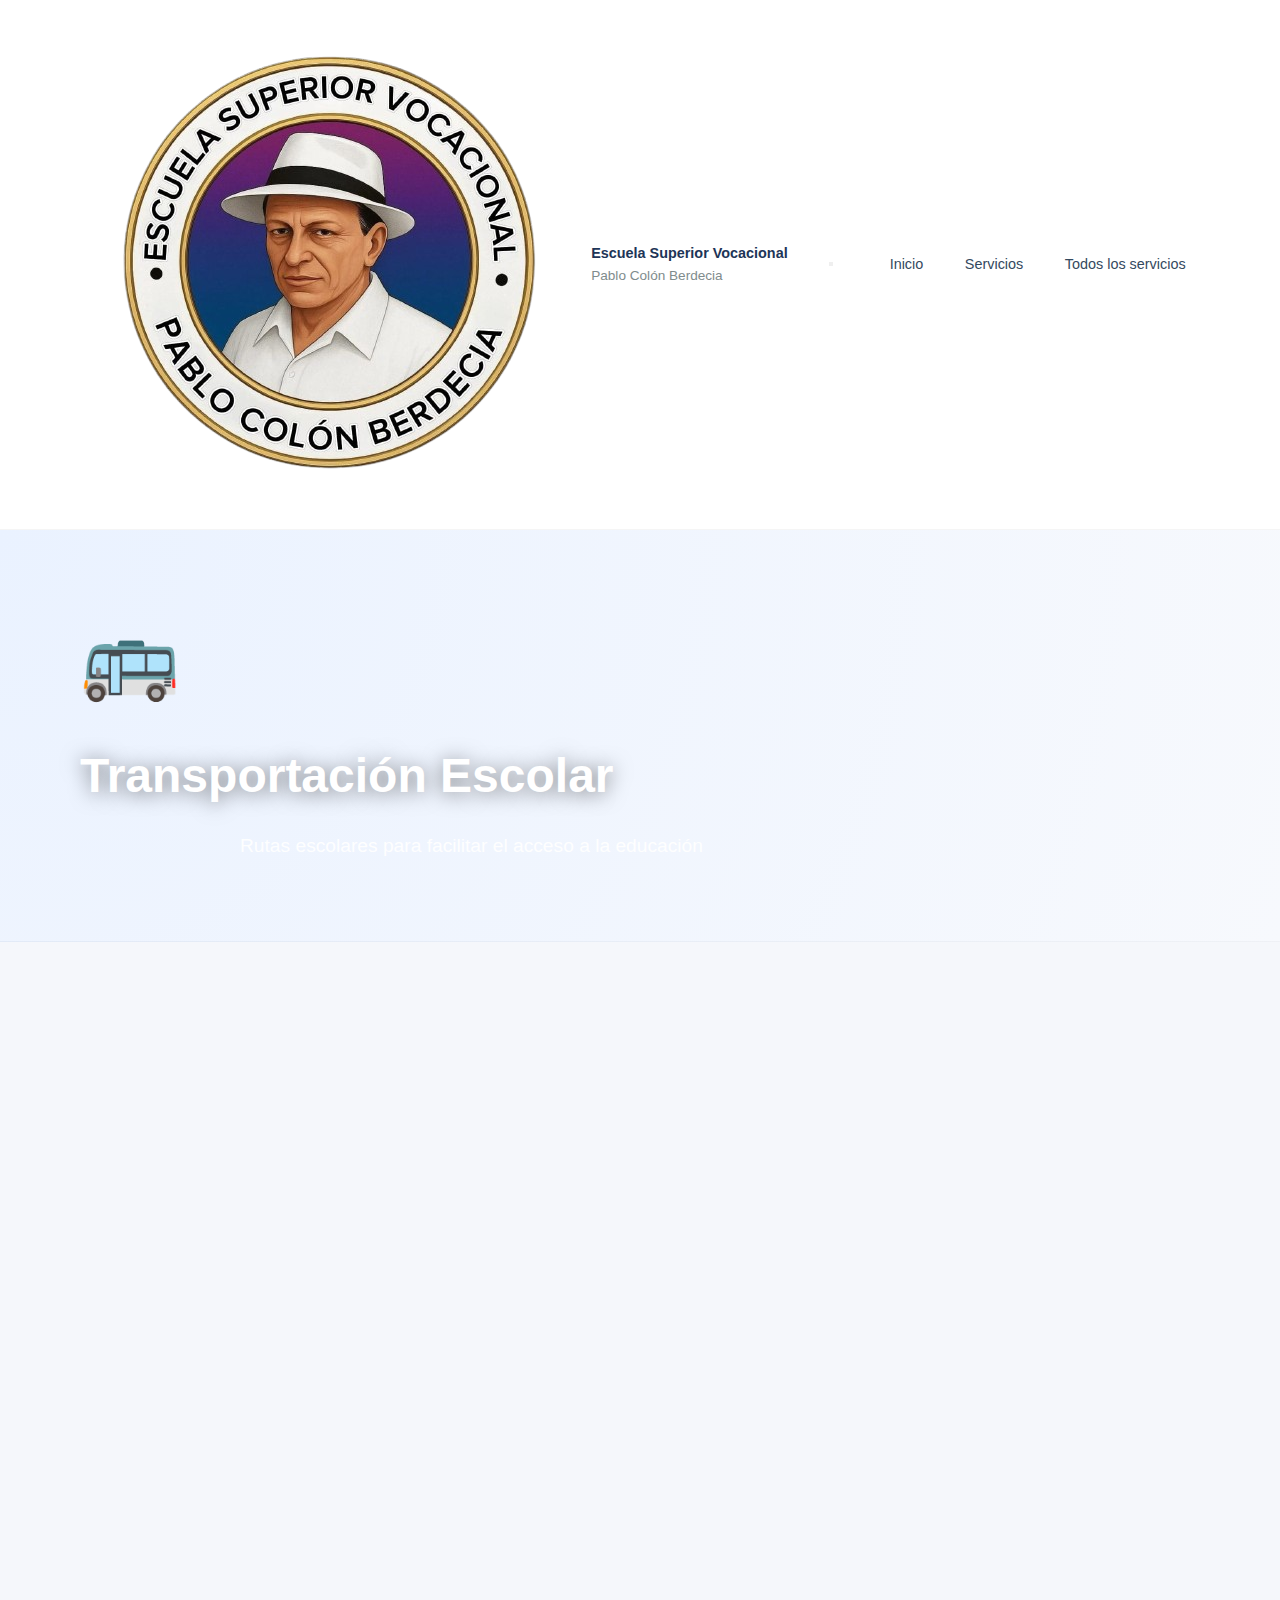
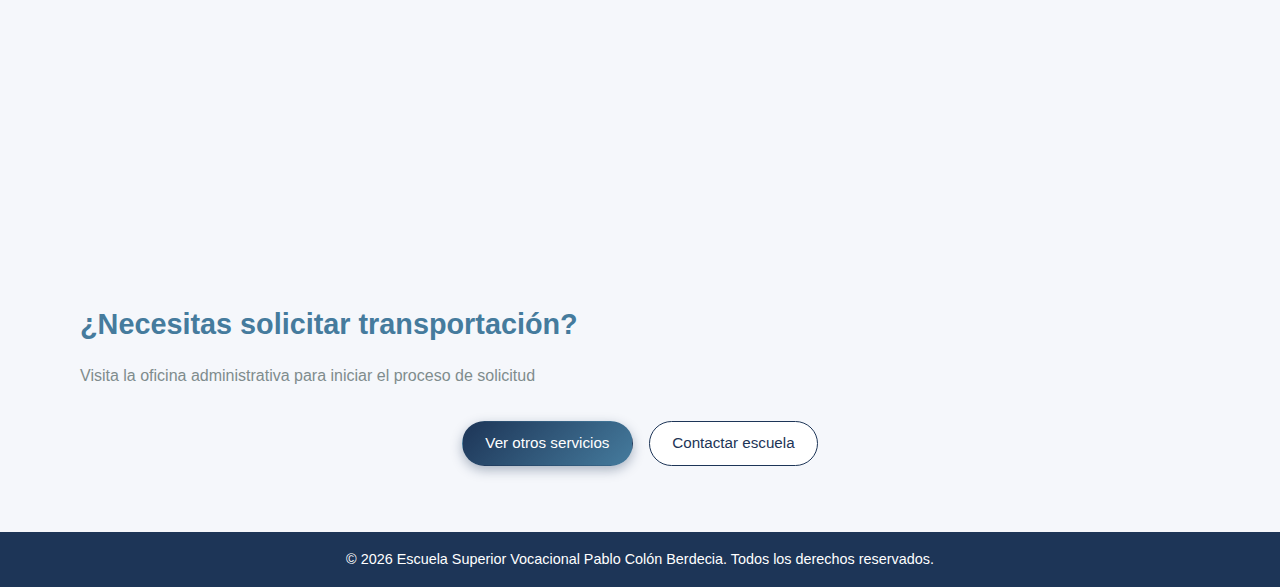
<file: transportacion.html>
<!DOCTYPE html>
<html lang="es">
<head>
  <meta charset="UTF-8">
  <meta name="viewport" content="width=device-width, initial-scale=1.0">
  <title>Transportación Escolar – Escuela Superior Vocacional Pablo Colón Berdecia</title>
  <link rel="stylesheet" href="styles.css">
</head>
<body>
  <header class="site-header">
    <div class="container header-inner">
      <div class="logo-area">
        <img src="LOGO6.png" alt="Logo Escuela" class="logo-image">
        <div class="logo-text">
          <span class="logo-title">Escuela Superior Vocacional</span>
          <span class="logo-subtitle">Pablo Colón Berdecia</span>
        </div>
      </div>
      <button class="menu-toggle" aria-label="Toggle menu">
        <span></span>
        <span></span>
        <span></span>
      </button>
      <nav class="main-nav">
        <ul>
          <li><a href="index.html#inicio">Inicio</a></li>
          <li><a href="index.html#servicios">Servicios</a></li>
          <li><a href="index2.html">Todos los servicios</a></li>
        </ul>
      </nav>
    </div>
  </header>

  <!-- Hero -->
  <section class="hero" style="min-height: 350px; padding: 4rem 0;">
    <div class="container">
      <div class="section-header" style="margin-bottom: 0;">
        <div style="font-size: 5rem; margin-bottom: 1rem;">🚌</div>
        <h1 style="color: #ffffff; font-size: 3rem; text-shadow: 0 2px 20px rgba(0,0,0,0.5);">Transportación Escolar</h1>
        <p style="color: rgba(255,255,255,0.95); font-size: 1.2rem; max-width: 800px; margin: 1rem auto;">
          Rutas escolares para facilitar el acceso a la educación
        </p>
      </div>
    </div>
  </section>

  <!-- Contenido principal -->
  <section class="section">
    <div class="container">
      <div class="grid-2">
        <!-- Información general -->
        <article class="card">
          <div class="card-icon">🚍</div>
          <h3>Acerca del Servicio</h3>
          <p>
            La escuela cuenta con rutas escolares asignadas por el sistema de transportación
            del Departamento de Educación, según zona y disponibilidad.
          </p>
          <p>
            Este servicio facilita el acceso a la educación para estudiantes que residen
            en áreas alejadas de la escuela, garantizando un transporte seguro y confiable.
          </p>
        </article>

        <!-- Elegibilidad -->
        <article class="card">
          <div class="card-icon">✅</div>
          <h3>Elegibilidad</h3>
          <p><strong>Criterios principales:</strong></p>
          <ul>
            <li>Distancia de residencia a la escuela</li>
            <li>Disponibilidad de rutas en la zona</li>
            <li>Capacidad del sistema de transportación</li>
            <li>Verificación de dirección residencial</li>
          </ul>
          <p class="note">
            La elegibilidad se determina según las normas del Departamento de Educación
          </p>
        </article>

        <!-- Proceso de solicitud -->
        <article class="card accent-left">
          <div class="card-icon">📝</div>
          <h3>Proceso de Solicitud</h3>
          <p><strong>Pasos a seguir:</strong></p>
          <ol style="padding-left: 1.5rem; line-height: 1.8;">
            <li>Acudir a la oficina de administración de la escuela</li>
            <li>Completar los documentos requeridos</li>
            <li>Presentar evidencia de dirección residencial</li>
            <li>Verificar elegibilidad según la zona</li>
            <li>Confirmar ruta y horario asignado</li>
            <li>Recibir información sobre paradas y horarios</li>
          </ol>
        </article>

        <!-- Normas de uso -->
        <article class="card">
          <div class="card-icon">📋</div>
          <h3>Normas de Transportación</h3>
          <ul>
            <li>Llegar a tiempo a la parada asignada</li>
            <li>Mantener conducta apropiada durante el trayecto</li>
            <li>Seguir instrucciones del conductor</li>
            <li>Permanecer sentado mientras el vehículo está en movimiento</li>
            <li>Respetar a compañeros y personal</li>
            <li>No consumir alimentos ni bebidas</li>
            <li>Cuidar el vehículo y sus instalaciones</li>
            <li>Reportar cualquier situación irregular</li>
          </ul>
        </article>
      </div>

      <!-- Información importante -->
      <div class="card" style="margin-top: 2rem;">
        <h3>⚠️ Información Importante</h3>
        <p>
          <strong>Disponibilidad:</strong> La disponibilidad de transportación puede variar según
          el presupuesto, rutas disponibles y capacidad del sistema. Toda información oficial se
          comunica mediante cartas y circulares escolares.
        </p>
        <p style="margin-top: 1rem;">
          <strong>Cambios y actualizaciones:</strong> Cualquier cambio en rutas, horarios o paradas
          será comunicado oportunamente a las familias a través de los canales oficiales de la escuela.
        </p>
      </div>

      <!-- Llamado a la acción -->
      <div class="programs-cta" style="margin-top: 3rem;">
        <h3 style="font-size: 1.8rem; margin-bottom: 1rem; color: var(--primary-light);">¿Necesitas solicitar transportación?</h3>
        <p style="margin-bottom: 2rem; color: var(--text-soft);">
          Visita la oficina administrativa para iniciar el proceso de solicitud
        </p>
        <div style="display: flex; gap: 1rem; justify-content: center; flex-wrap: wrap;">
          <a href="todos-los-servicios.html" class="btn btn-primary">Ver otros servicios</a>
          <a href="index.html#contacto" class="btn btn-secondary">Contactar escuela</a>
        </div>
      </div>
    </div>
  </section>

  <!-- Footer -->
  <footer class="site-footer">
    <div class="container">
      <p>&copy; 2026 Escuela Superior Vocacional Pablo Colón Berdecia. Todos los derechos reservados.</p>
    </div>
  </footer>

  <script src="script.js"></script>
</body>
</html>
</file>
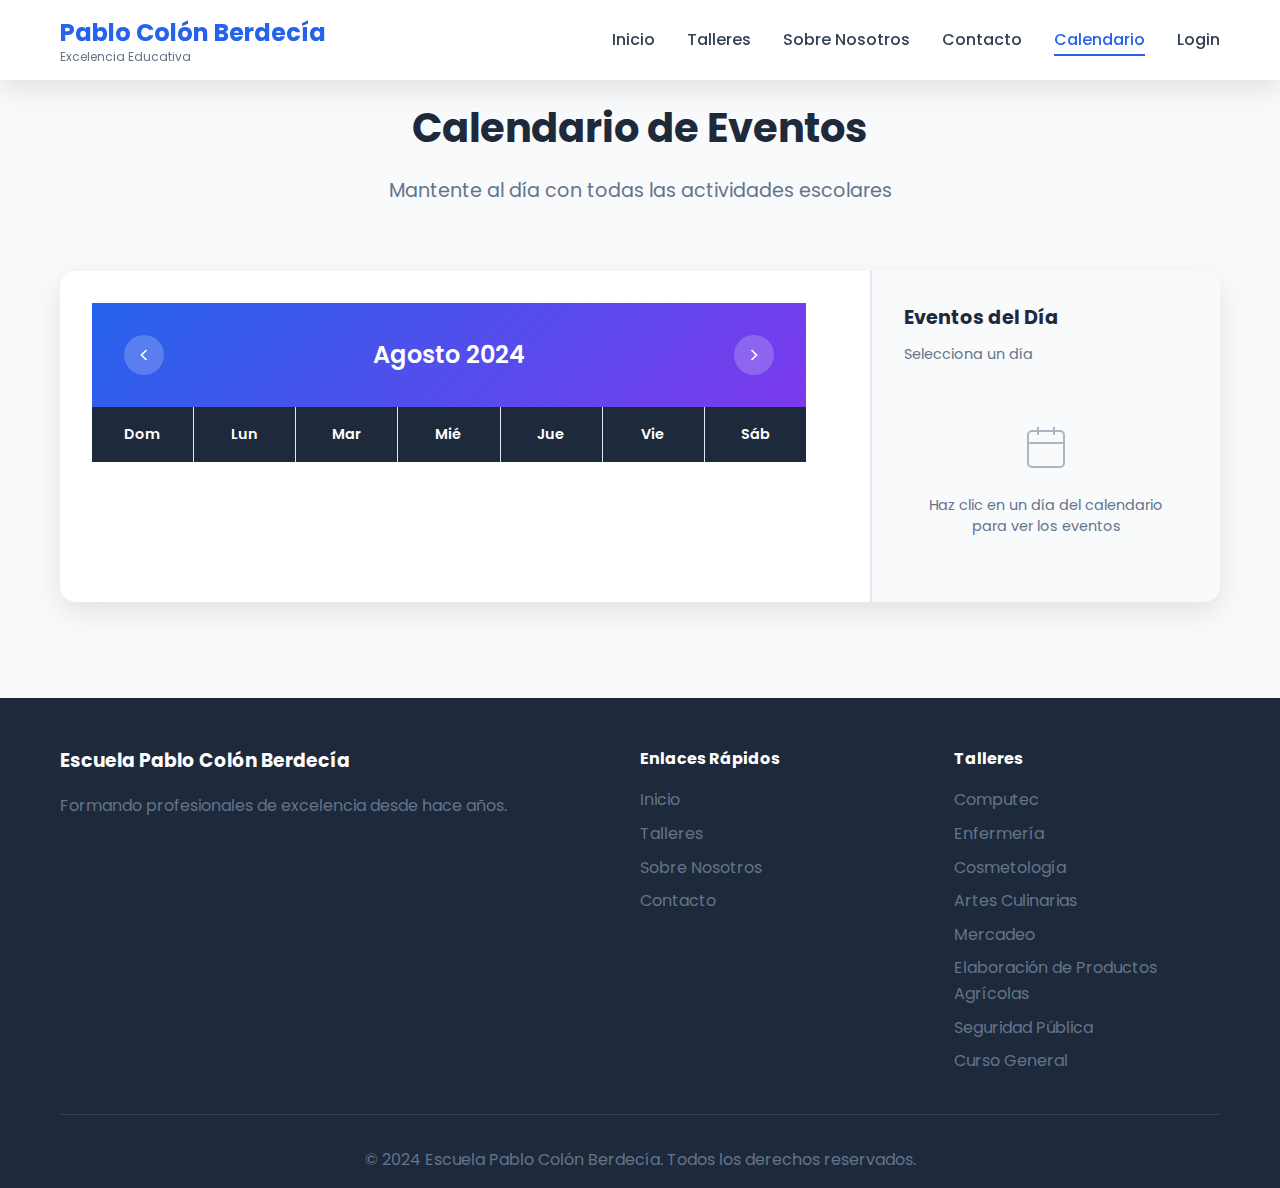
<file: PCB 002/calendario.html>
<!DOCTYPE html>
<html lang="es">
<head>
    <meta charset="UTF-8">
    <meta name="viewport" content="width=device-width, initial-scale=1.0">
    <meta name="description" content="Calendario de eventos escolares - Escuela Pablo Colón Berdecía">
    <title>Calendario de Eventos | Escuela Pablo Colón Berdecía</title>
    <link rel="stylesheet" href="styles.css">
    <link rel="preconnect" href="https://fonts.googleapis.com">
    <link rel="preconnect" href="https://fonts.gstatic.com" crossorigin>
    <link href="https://fonts.googleapis.com/css2?family=Poppins:wght@300;400;600;700&display=swap" rel="stylesheet">
</head>
<body>
    <!-- Header & Navigation -->
    <header class="header" id="header">
        <nav class="nav container">
            <div class="nav__logo">
                <h2>Pablo Colón Berdecía</h2>
                <p class="nav__tagline">Excelencia Educativa</p>
            </div>

            <div class="nav__menu" id="nav-menu">
                <ul class="nav__list">
                    <li class="nav__item"><a href="index.html" class="nav__link">Inicio</a></li>
                    <li class="nav__item"><a href="index.html#talleres" class="nav__link">Talleres</a></li>
                    <li class="nav__item"><a href="index.html#sobre-nosotros" class="nav__link">Sobre Nosotros</a></li>
                    <li class="nav__item"><a href="index.html#contacto" class="nav__link">Contacto</a></li>
                    <li class="nav__item"><a href="calendario.html" class="nav__link active">Calendario</a></li>
                    <li class="nav__item"><a href="#" class="nav__link" id="login-btn">Login</a></li>
                </ul>
            </div>

            <div class="nav__toggle" id="nav-toggle">
                <span></span>
                <span></span>
                <span></span>
            </div>
        </nav>
    </header>

    <!-- Calendario Section -->
    <section class="calendario" id="calendario">
        <div class="container">
            <div class="section__header">
                <h2 class="section__title">Calendario de Eventos</h2>
                <p class="section__subtitle">Mantente al día con todas las actividades escolares</p>
            </div>

            <div class="calendario__layout">
                <!-- Calendar Main -->
                <div class="calendario__main">
                    <!-- Calendar Header -->
                    <div class="calendario__header">
                        <button class="calendario__nav-btn" id="prev-month">
                            <svg xmlns="http://www.w3.org/2000/svg" viewBox="0 0 24 24" fill="none" stroke="currentColor" stroke-width="2">
                                <polyline points="15,18 9,12 15,6"></polyline>
                            </svg>
                        </button>
                        <h3 class="calendario__month-year" id="current-month-year">Agosto 2024</h3>
                        <button class="calendario__nav-btn" id="next-month">
                            <svg xmlns="http://www.w3.org/2000/svg" viewBox="0 0 24 24" fill="none" stroke="currentColor" stroke-width="2">
                                <polyline points="9,18 15,12 9,6"></polyline>
                            </svg>
                        </button>
                    </div>

                    <!-- Calendar Grid -->
                    <div class="calendario__grid">
                        <div class="calendario__day-header">Dom</div>
                        <div class="calendario__day-header">Lun</div>
                        <div class="calendario__day-header">Mar</div>
                        <div class="calendario__day-header">Mié</div>
                        <div class="calendario__day-header">Jue</div>
                        <div class="calendario__day-header">Vie</div>
                        <div class="calendario__day-header">Sáb</div>
                        <!-- Days will be populated by JavaScript -->
                    </div>
                </div>

                <!-- Events Panel -->
                <div class="calendario__panel" id="events-panel">
                    <div class="calendario__panel-header">
                        <h3>Eventos del Día</h3>
                        <span class="calendario__panel-date" id="panel-date">Selecciona un día</span>
                    </div>
                    <div class="calendario__panel-content" id="panel-content">
                        <div class="calendario__panel-empty">
                            <svg xmlns="http://www.w3.org/2000/svg" viewBox="0 0 24 24" fill="none" stroke="currentColor" stroke-width="1">
                                <rect x="3" y="4" width="18" height="18" rx="2" ry="2"></rect>
                                <line x1="16" y1="2" x2="16" y2="6"></line>
                                <line x1="8" y1="2" x2="8" y2="6"></line>
                                <line x1="3" y1="10" x2="21" y2="10"></line>
                            </svg>
                            <p>Haz clic en un día del calendario para ver los eventos</p>
                        </div>
                    </div>
                </div>
            </div>

            <!-- Event Details Modal -->
            <div id="event-modal" class="event-modal">
                <div class="event-modal__content">
                    <span class="event-modal__close">&times;</span>
                    <h3 id="event-title">Título del Evento</h3>
                    <div class="event-modal__date">
                        <span id="event-date">Fecha</span>
                        <span id="event-time">Hora</span>
                    </div>
                    <p id="event-description">Descripción del evento...</p>
                    <div class="event-modal__location">
                        <strong>Ubicación:</strong> <span id="event-location">Lugar del evento</span>
                    </div>
                </div>
            </div>
        </div>
    </section>

    <!-- Footer -->
    <footer class="footer">
        <div class="container">
            <div class="footer__content">
                <div class="footer__section">
                    <h3>Escuela Pablo Colón Berdecía</h3>
                    <p>Formando profesionales de excelencia desde hace años.</p>
                </div>
                <div class="footer__section">
                    <h4>Enlaces Rápidos</h4>
                    <ul class="footer__links">
                        <li><a href="index.html">Inicio</a></li>
                        <li><a href="index.html#talleres">Talleres</a></li>
                        <li><a href="index.html#sobre-nosotros">Sobre Nosotros</a></li>
                        <li><a href="index.html#contacto">Contacto</a></li>
                    </ul>
                </div>
                <div class="footer__section">
                    <h4>Talleres</h4>
                    <ul class="footer__links">
                        <li><a href="index.html#talleres">Computec</a></li>
                        <li><a href="index.html#talleres">Enfermería</a></li>
                        <li><a href="index.html#talleres">Cosmetología</a></li>
                        <li><a href="index.html#talleres">Artes Culinarias</a></li>
                        <li><a href="index.html#talleres">Mercadeo</a></li>
                        <li><a href="index.html#talleres">Elaboración de Productos Agrícolas</a></li>
                        <li><a href="index.html#talleres">Seguridad Pública</a></li>
                        <li><a href="index.html#talleres">Curso General</a></li>
                    </ul>
                </div>
            </div>
            <div class="footer__bottom">
                <p>&copy; 2024 Escuela Pablo Colón Berdecía. Todos los derechos reservados.</p>
            </div>
        </div>
    </footer>

    <script src="script.js"></script>
</body>
</html>
</file>
<file: PCB 002/styles.css>
/* ===== VARIABLES ===== */
:root {
    --primary-color: #2563eb;
    --secondary-color: #7c3aed;
    --accent-color: #f59e0b;
    --dark-color: #1e293b;
    --light-color: #f8fafc;
    --text-color: #334155;
    --text-light: #64748b;
    --white: #ffffff;
    --shadow: 0 10px 30px rgba(0, 0, 0, 0.1);
    --shadow-lg: 0 20px 60px rgba(0, 0, 0, 0.15);
    --transition: all 0.3s ease;
    
    --font-primary: 'Poppins', sans-serif;
    
    --header-height: 80px;
}

/* ===== RESET & BASE ===== */
* {
    margin: 0;
    padding: 0;
    box-sizing: border-box;
}

html {
    scroll-behavior: smooth;
}

body {
    font-family: var(--font-primary);
    color: var(--text-color);
    line-height: 1.6;
    overflow-x: hidden;
}

.container {
    max-width: 1200px;
    margin: 0 auto;
    padding: 0 20px;
}

/* ===== HEADER & NAVIGATION ===== */
.header {
    position: fixed;
    top: 0;
    left: 0;
    width: 100%;
    background: var(--white);
    box-shadow: var(--shadow);
    z-index: 1000;
    transition: var(--transition);
}

.nav {
    display: flex;
    justify-content: space-between;
    align-items: center;
    height: var(--header-height);
}

.nav__logo h2 {
    color: var(--primary-color);
    font-size: 1.5rem;
    font-weight: 700;
}

.nav__tagline {
    font-size: 0.75rem;
    color: var(--text-light);
    margin-top: -5px;
}

.nav__list {
    display: flex;
    gap: 2rem;
    list-style: none;
}

.nav__link {
    text-decoration: none;
    color: var(--text-color);
    font-weight: 500;
    transition: var(--transition);
    position: relative;
}

.nav__link::after {
    content: '';
    position: absolute;
    bottom: -5px;
    left: 0;
    width: 0;
    height: 2px;
    background: var(--primary-color);
    transition: var(--transition);
}

.nav__link:hover,
.nav__link.active {
    color: var(--primary-color);
}

.nav__link:hover::after,
.nav__link.active::after {
    width: 100%;
}

.nav__toggle {
    display: none;
    flex-direction: column;
    gap: 5px;
    cursor: pointer;
}

.nav__toggle span {
    width: 25px;
    height: 3px;
    background: var(--dark-color);
    transition: var(--transition);
}

/* ===== BUTTONS ===== */
.btn {
    display: inline-block;
    padding: 12px 30px;
    border-radius: 8px;
    text-decoration: none;
    font-weight: 600;
    transition: var(--transition);
    border: 2px solid transparent;
    cursor: pointer;
    font-size: 1rem;
}

.btn--primary {
    background: var(--primary-color);
    color: var(--white);
}

.btn--primary:hover {
    background: #1d4ed8;
    transform: translateY(-2px);
    box-shadow: var(--shadow);
}

.btn--secondary {
    background: transparent;
    color: var(--primary-color);
    border-color: var(--primary-color);
}

.btn--secondary:hover {
    background: var(--primary-color);
    color: var(--white);
}

.btn--outline {
    background: transparent;
    color: var(--primary-color);
    border-color: var(--primary-color);
    width: 100%;
}

.btn--outline:hover {
    background: var(--primary-color);
    color: var(--white);
}

.btn--full {
    width: 100%;
}

/* ===== HERO SECTION ===== */
.hero {
    margin-top: var(--header-height);
    min-height: calc(100vh - var(--header-height));
    display: flex;
    align-items: center;
    background: linear-gradient(135deg, #667eea 0%, #764ba2 100%);
    position: relative;
    overflow: hidden;
}

.hero::before {
    content: '';
    position: absolute;
    top: 0;
    left: 0;
    right: 0;
    bottom: 0;
    background: url('data:image/svg+xml,<svg xmlns="http://www.w3.org/2000/svg" viewBox="0 0 1440 320"><path fill="%23ffffff" fill-opacity="0.1" d="M0,96L48,112C96,128,192,160,288,160C384,160,480,128,576,122.7C672,117,768,139,864,138.7C960,139,1056,117,1152,101.3C1248,85,1344,75,1392,69.3L1440,64L1440,320L1392,320C1344,320,1248,320,1152,320C1056,320,960,320,864,320C768,320,672,320,576,320C480,320,384,320,288,320C192,320,96,320,48,320L0,320Z"></path></svg>') no-repeat bottom;
    background-size: cover;
}

.hero__container {
    display: grid;
    grid-template-columns: 1fr 1fr;
    gap: 4rem;
    align-items: center;
    padding: 4rem 20px;
    position: relative;
    z-index: 1;
}

.hero__content {
    color: var(--white);
}

.hero__title {
    font-size: 3.5rem;
    font-weight: 700;
    margin-bottom: 1rem;
    line-height: 1.2;
}

.hero__subtitle {
    font-size: 1.5rem;
    margin-bottom: 1rem;
    opacity: 0.95;
}

.hero__description {
    font-size: 1.1rem;
    margin-bottom: 2rem;
    opacity: 0.9;
}

.hero__buttons {
    display: flex;
    gap: 1rem;
    flex-wrap: wrap;
}

.hero__image {
    position: relative;
    height: 400px;
}

.hero__decoration {
    width: 100%;
    height: 100%;
    background: rgba(255, 255, 255, 0.1);
    border-radius: 20px;
    backdrop-filter: blur(10px);
    border: 2px solid rgba(255, 255, 255, 0.2);
}

/* ===== SECTIONS ===== */
.section__header {
    text-align: center;
    margin-bottom: 4rem;
}

.section__title {
    font-size: 2.5rem;
    color: var(--dark-color);
    margin-bottom: 1rem;
}

.section__subtitle {
    font-size: 1.2rem;
    color: var(--text-light);
}

/* ===== TALLERES SECTION ===== */
.talleres {
    padding: 6rem 0;
    background: var(--light-color);
}

.talleres__grid {
    display: grid;
    grid-template-columns: repeat(auto-fit, minmax(320px, 1fr));
    gap: 2rem;
}

.taller__card {
    background: var(--white);
    padding: 2.5rem;
    border-radius: 16px;
    box-shadow: var(--shadow);
    transition: var(--transition);
    border: 2px solid transparent;
}

.taller__card:hover {
    transform: translateY(-10px);
    box-shadow: var(--shadow-lg);
    border-color: var(--primary-color);
}

.taller__icon {
    width: 70px;
    height: 70px;
    background: linear-gradient(135deg, var(--primary-color), var(--secondary-color));
    border-radius: 16px;
    display: flex;
    align-items: center;
    justify-content: center;
    margin-bottom: 1.5rem;
}

.taller__icon svg {
    width: 35px;
    height: 35px;
    color: var(--white);
}

.taller__title {
    font-size: 1.5rem;
    color: var(--dark-color);
    margin-bottom: 1rem;
}

.taller__description {
    color: var(--text-light);
    margin-bottom: 1.5rem;
    line-height: 1.7;
}

.taller__features {
    list-style: none;
    margin-bottom: 2rem;
}

.taller__features li {
    padding: 0.5rem 0;
    color: var(--text-color);
    position: relative;
    padding-left: 1.5rem;
}

.taller__features li::before {
    content: '✓';
    position: absolute;
    left: 0;
    color: var(--primary-color);
    font-weight: bold;
}

/* ===== TESTIMONIOS SECTION ===== */
.testimonios {
    padding: 6rem 0;
    background: var(--white);
}

.testimonios__grid {
    display: grid;
    grid-template-columns: repeat(auto-fit, minmax(350px, 1fr));
    gap: 2rem;
}

.testimonio__card {
    background: var(--light-color);
    padding: 2rem;
    border-radius: 16px;
    transition: var(--transition);
    border: 2px solid transparent;
    position: relative;
}

.testimonio__card:hover {
    transform: translateY(-5px);
    box-shadow: var(--shadow);
    border-color: var(--primary-color);
}

.testimonio__stars {
    color: var(--accent-color);
    font-size: 1.2rem;
    margin-bottom: 1rem;
}

.testimonio__text {
    color: var(--text-color);
    line-height: 1.8;
    margin-bottom: 1.5rem;
    font-style: italic;
    position: relative;
}

.testimonio__text::before {
    content: '"';
    font-size: 4rem;
    color: var(--primary-color);
    opacity: 0.2;
    position: absolute;
    top: -20px;
    left: -10px;
    font-family: Georgia, serif;
}

.testimonio__author {
    display: flex;
    align-items: center;
    gap: 1rem;
}

.testimonio__avatar {
    width: 50px;
    height: 50px;
    background: linear-gradient(135deg, var(--primary-color), var(--secondary-color));
    color: var(--white);
    border-radius: 50%;
    display: flex;
    align-items: center;
    justify-content: center;
    font-weight: 700;
    font-size: 1.1rem;
    flex-shrink: 0;
}

.testimonio__name {
    color: var(--dark-color);
    font-size: 1rem;
    margin-bottom: 0.25rem;
}

.testimonio__program {
    color: var(--text-light);
    font-size: 0.9rem;
}

/* ===== ABOUT SECTION ===== */
.about {
    padding: 6rem 0;
    background: var(--light-color);
}

.about__grid {
    display: grid;
    grid-template-columns: 1fr 1fr;
    gap: 4rem;
    align-items: start;
}

.about__text {
    color: var(--text-color);
    margin-bottom: 1.5rem;
    font-size: 1.1rem;
    line-height: 1.8;
}

.about__stats {
    display: grid;
    grid-template-columns: repeat(3, 1fr);
    gap: 2rem;
    margin-top: 3rem;
}

.stat {
    text-align: center;
}

.stat__number {
    font-size: 3rem;
    color: var(--primary-color);
    font-weight: 700;
}

.stat__label {
    color: var(--text-light);
    margin-top: 0.5rem;
}

.about__features {
    display: grid;
    gap: 2rem;
}

.feature {
    display: flex;
    gap: 1rem;
}

.feature__icon {
    width: 50px;
    height: 50px;
    background: var(--primary-color);
    color: var(--white);
    border-radius: 12px;
    display: flex;
    align-items: center;
    justify-content: center;
    font-size: 1.5rem;
    flex-shrink: 0;
}

.feature__title {
    color: var(--dark-color);
    margin-bottom: 0.5rem;
}

.feature__text {
    color: var(--text-light);
}

/* ===== CONTACT SECTION ===== */
.contact {
    padding: 6rem 0;
    background: var(--white);
}

.contact__grid {
    display: grid;
    grid-template-columns: 1fr 1.5fr;
    gap: 4rem;
}

.contact__info h3 {
    font-size: 1.8rem;
    color: var(--dark-color);
    margin-bottom: 2rem;
}

.contact__item {
    display: flex;
    gap: 1rem;
    margin-bottom: 2rem;
}

.contact__icon {
    font-size: 2rem;
}

.contact__item h4 {
    color: var(--dark-color);
    margin-bottom: 0.25rem;
}

.contact__item p {
    color: var(--text-light);
}

.contact__form {
    background: var(--white);
    padding: 2.5rem;
    border-radius: 16px;
    box-shadow: var(--shadow);
}

.reporte-director {
    margin-top: 4rem;
    padding: 2.5rem;
    background: var(--light-color);
    border-radius: 16px;
    box-shadow: var(--shadow);
}

.reporte-director h3 {
    font-size: 1.8rem;
    color: var(--dark-color);
    margin-bottom: 1rem;
}

.reporte-director p {
    color: var(--text-light);
    margin-bottom: 2rem;
    line-height: 1.7;
}

.reporte__form {
    background: var(--white);
    padding: 2.5rem;
    border-radius: 16px;
    box-shadow: var(--shadow);
}

.form__group {
    margin-bottom: 1.5rem;
}

.form__group label {
    display: block;
    margin-bottom: 0.5rem;
    color: var(--text-color);
    font-weight: 500;
}

.form__input {
    width: 100%;
    padding: 1rem;
    border: 2px solid #e2e8f0;
    border-radius: 8px;
    font-family: var(--font-primary);
    font-size: 1rem;
    transition: var(--transition);
}

.form__input:focus {
    outline: none;
    border-color: var(--primary-color);
}

.form__input[type="file"] {
    padding: 0.5rem;
}

/* ===== FOOTER ===== */
.footer {
    background: var(--dark-color);
    color: var(--white);
    padding: 3rem 0 1rem;
}

.footer__content {
    display: grid;
    grid-template-columns: 2fr 1fr 1fr;
    gap: 3rem;
    margin-bottom: 2rem;
}

.footer__section h3,
.footer__section h4 {
    margin-bottom: 1rem;
}

.footer__section p {
    color: var(--text-light);
    line-height: 1.8;
}

.footer__links {
    list-style: none;
}

.footer__links li {
    margin-bottom: 0.5rem;
}

.footer__links a {
    color: var(--text-light);
    text-decoration: none;
    transition: var(--transition);
}

.footer__links a:hover {
    color: var(--white);
    padding-left: 5px;
}

.footer__bottom {
    text-align: center;
    padding-top: 2rem;
    border-top: 1px solid rgba(255, 255, 255, 0.1);
    color: var(--text-light);
}

/* ===== RESPONSIVE ===== */
@media (max-width: 968px) {
    .nav__menu {
        position: fixed;
        top: var(--header-height);
        right: -100%;
        width: 70%;
        height: calc(100vh - var(--header-height));
        background: var(--white);
        box-shadow: var(--shadow);
        transition: var(--transition);
        padding: 2rem;
    }

    .nav__menu.active {
        right: 0;
    }

    .nav__list {
        flex-direction: column;
        gap: 1.5rem;
    }

    .nav__toggle {
        display: flex;
    }

    .hero__container {
        grid-template-columns: 1fr;
    }

    .hero__title {
        font-size: 2.5rem;
    }

    .hero__image {
        display: none;
    }

    .about__grid {
        grid-template-columns: 1fr;
    }

    .about__stats {
        grid-template-columns: repeat(3, 1fr);
    }

    .contact__grid {
        grid-template-columns: 1fr;
    }

    .footer__content {
        grid-template-columns: 1fr;
    }

    .calendario__layout {
        grid-template-columns: 1fr;
        gap: 0;
    }

    .calendario__panel {
        border-left: none;
        border-top: 2px solid #e2e8f0;
        max-height: 300px;
    }
}

@media (max-width: 576px) {
    .hero__title {
        font-size: 2rem;
    }
    
    .hero__subtitle {
        font-size: 1.2rem;
    }
    
    .section__title {
        font-size: 2rem;
    }
    
    .about__stats {
        grid-template-columns: 1fr;
    }
    
    .stat__number {
        font-size: 2.5rem;
    }
    
    .hero__buttons {
        flex-direction: column;
    }
    
    .btn {
        width: 100%;
        text-align: center;
    }
}

/* ===== MODAL ===== */
.modal {
    display: none;
    position: fixed;
    z-index: 10000;
    left: 0;
    top: 0;
    width: 100%;
    height: 100%;
    background-color: rgba(0, 0, 0, 0.5);
    backdrop-filter: blur(5px);
    animation: fadeIn 0.3s ease-out;
}

.modal__content {
    background-color: var(--white);
    margin: 10% auto;
    padding: 2rem;
    border-radius: 16px;
    width: 90%;
    max-width: 400px;
    position: relative;
    box-shadow: var(--shadow-lg);
    animation: slideIn 0.3s ease-out;
}

.modal__close {
    position: absolute;
    top: 1rem;
    right: 1.5rem;
    font-size: 2rem;
    font-weight: bold;
    color: var(--text-light);
    cursor: pointer;
    transition: var(--transition);
}

.modal__close:hover {
    color: var(--dark-color);
}

.modal h2 {
    text-align: center;
    color: var(--dark-color);
    margin-bottom: 2rem;
    font-size: 1.8rem;
}

/* ===== CALENDARIO ===== */
.calendario {
    padding: 6rem 0;
    background: var(--light-color);
    min-height: calc(100vh - var(--header-height) - 200px);
}

.calendario__layout {
    display: grid;
    grid-template-columns: 1fr 350px;
    gap: 2rem;
    background: var(--white);
    border-radius: 16px;
    box-shadow: var(--shadow);
    overflow: hidden;
    max-width: 1200px;
    margin: 0 auto;
}

.calendario__main {
    padding: 2rem;
}

.calendario__panel {
    background: var(--light-color);
    border-left: 2px solid #e2e8f0;
    padding: 2rem;
    display: flex;
    flex-direction: column;
}

.calendario__panel-header {
    margin-bottom: 1.5rem;
}

.calendario__panel-header h3 {
    color: var(--dark-color);
    margin-bottom: 0.5rem;
    font-size: 1.2rem;
}

.calendario__panel-date {
    color: var(--text-light);
    font-size: 0.9rem;
}

.calendario__panel-content {
    flex: 1;
    overflow-y: auto;
}

.calendario__panel-empty {
    text-align: center;
    color: var(--text-light);
    padding: 2rem 1rem;
}

.calendario__panel-empty svg {
    width: 48px;
    height: 48px;
    margin-bottom: 1rem;
    opacity: 0.5;
}

.calendario__panel-empty p {
    margin: 0;
    font-size: 0.9rem;
    line-height: 1.5;
}

.calendario__day-events {
    display: flex;
    flex-direction: column;
    gap: 1rem;
}

.calendario__panel-event {
    background: var(--white);
    padding: 1rem;
    border-radius: 8px;
    border-left: 4px solid var(--primary-color);
    box-shadow: 0 2px 8px rgba(0, 0, 0, 0.1);
    transition: var(--transition);
}

.calendario__panel-event:hover {
    transform: translateY(-2px);
    box-shadow: 0 4px 16px rgba(0, 0, 0, 0.15);
}

.calendario__panel-event--exam {
    border-left-color: var(--accent-color);
}

.calendario__panel-event--holiday {
    border-left-color: var(--secondary-color);
}

.calendario__panel-event--activity {
    border-left-color: #10b981;
}

.calendario__panel-event-title {
    font-weight: 600;
    color: var(--dark-color);
    margin-bottom: 0.5rem;
    font-size: 1rem;
}

.calendario__panel-event-time {
    color: var(--primary-color);
    font-size: 0.85rem;
    font-weight: 500;
    margin-bottom: 0.5rem;
}

.calendario__panel-event-description {
    color: var(--text-color);
    font-size: 0.9rem;
    line-height: 1.4;
    margin-bottom: 0.5rem;
}

.calendario__panel-event-location {
    color: var(--text-light);
    font-size: 0.8rem;
    font-style: italic;
}

.calendario__header {
    display: flex;
    justify-content: space-between;
    align-items: center;
    padding: 2rem;
    background: linear-gradient(135deg, var(--primary-color), var(--secondary-color));
    color: var(--white);
}

.calendario__nav-btn {
    background: rgba(255, 255, 255, 0.2);
    border: none;
    border-radius: 50%;
    width: 40px;
    height: 40px;
    display: flex;
    align-items: center;
    justify-content: center;
    cursor: pointer;
    transition: var(--transition);
}

.calendario__nav-btn:hover {
    background: rgba(255, 255, 255, 0.3);
    transform: scale(1.1);
}

.calendario__nav-btn svg {
    width: 20px;
    height: 20px;
    color: var(--white);
}

.calendario__month-year {
    font-size: 1.5rem;
    font-weight: 600;
    margin: 0;
}

.calendario__grid {
    display: grid;
    grid-template-columns: repeat(7, 1fr);
    gap: 1px;
    background: #e2e8f0;
}

.calendario__day-header {
    background: var(--dark-color);
    color: var(--white);
    padding: 1rem;
    text-align: center;
    font-weight: 600;
    font-size: 0.9rem;
}

.calendario__day {
    background: var(--white);
    min-height: 120px;
    padding: 0.5rem;
    position: relative;
    cursor: pointer;
    transition: var(--transition);
}

.calendario__day:hover {
    background: #f8fafc;
}

.calendario__day--other-month {
    background: #f8fafc;
    color: var(--text-light);
}

.calendario__day--today {
    background: linear-gradient(135deg, rgba(37, 99, 235, 0.1), rgba(124, 58, 237, 0.1));
    border: 2px solid var(--primary-color);
}

.calendario__day-number {
    font-size: 1.2rem;
    font-weight: 600;
    margin-bottom: 0.5rem;
    display: block;
}

.calendario__event {
    background: var(--primary-color);
    color: var(--white);
    padding: 0.25rem 0.5rem;
    border-radius: 4px;
    font-size: 0.75rem;
    margin-bottom: 0.25rem;
    overflow: hidden;
    text-overflow: ellipsis;
    white-space: nowrap;
    cursor: pointer;
    transition: var(--transition);
}

.calendario__event:hover {
    background: #1d4ed8;
    transform: translateY(-1px);
}

.calendario__event--exam {
    background: var(--accent-color);
}

.calendario__event--exam:hover {
    background: #d97706;
}

.calendario__event--holiday {
    background: var(--secondary-color);
}

.calendario__event--holiday:hover {
    background: #7c2d12;
}

.calendario__event--activity {
    background: #10b981;
}

.calendario__event--activity:hover {
    background: #059669;
}

/* ===== EVENT MODAL ===== */
.event-modal {
    display: none;
    position: fixed;
    z-index: 10001;
    left: 0;
    top: 0;
    width: 100%;
    height: 100%;
    background-color: rgba(0, 0, 0, 0.5);
    backdrop-filter: blur(5px);
    animation: fadeIn 0.3s ease-out;
}

.event-modal__content {
    background-color: var(--white);
    margin: 10% auto;
    padding: 2rem;
    border-radius: 16px;
    width: 90%;
    max-width: 500px;
    position: relative;
    box-shadow: var(--shadow-lg);
    animation: slideIn 0.3s ease-out;
}

.event-modal__close {
    position: absolute;
    top: 1rem;
    right: 1.5rem;
    font-size: 2rem;
    font-weight: bold;
    color: var(--text-light);
    cursor: pointer;
    transition: var(--transition);
}

.event-modal__close:hover {
    color: var(--dark-color);
}

.event-modal__content h3 {
    color: var(--dark-color);
    margin-bottom: 1rem;
    font-size: 1.5rem;
}

.event-modal__date {
    display: flex;
    gap: 1rem;
    margin-bottom: 1rem;
    color: var(--text-light);
}

.event-modal__content p {
    color: var(--text-color);
    line-height: 1.6;
    margin-bottom: 1rem;
}

.event-modal__location {
    color: var(--text-color);
    font-weight: 500;
}

/* ===== ANIMATIONS ===== */
@keyframes fadeInUp {
    from {
        opacity: 0;
        transform: translateY(30px);
    }
    to {
        opacity: 1;
        transform: translateY(0);
    }
}

@keyframes fadeIn {
    from {
        opacity: 0;
    }
    to {
        opacity: 1;
    }
}

@keyframes slideIn {
    from {
        transform: translateY(-50px);
        opacity: 0;
    }
    to {
        transform: translateY(0);
        opacity: 1;
    }
}

.fade-in-up {
    animation: fadeInUp 0.6s ease-out;
}
</file>
<file: styles.css>
/* ===== Reset básico ===== */
* {
  margin: 0;
  padding: 0;
  box-sizing: border-box;
}

/* ===== Paleta de colores ===== */
:root {
  --primary: #1d3557;         /* Azul institucional */
  --primary-light: #457b9d;   /* Azul claro */
  --accent: #f2c94c;          /* Dorado suave */
  --bg: #f5f7fb;              /* Fondo general */
  --bg-alt: #ffffff;          /* Fondo alterno */
  --text-main: #34495e;       /* Texto principal */
  --text-soft: #7f8c8d;       /* Texto secundario */
  --border-soft: #dde3ee;     /* Bordes suaves */
}

/* ===== Base ===== */
html {
  scroll-behavior: smooth;
}

body {
  font-family: Arial, sans-serif;
  line-height: 1.6;
  color: var(--text-main);
  background-color: var(--bg);
}

/* Contenedor general */
.container {
  width: 90%;
  max-width: 1120px;
  margin: 0 auto;
}

/* ===== Header y navegación ===== */
.site-header {
  background-color: #ffffff;
  border-bottom: 1px solid rgba(0, 0, 0, 0.04);
  position: sticky;
  top: 0;
  z-index: 100;
}

.header-inner {
  display: flex;
  align-items: center;
  justify-content: space-between;
  gap: 1.5rem;
  padding: 0.9rem 0;
}

/* Logo */
.logo-area {
  display: flex;
  align-items: center;
  gap: 0.7rem;
}

.logo-mark {
  width: 40px;
  height: 40px;
  border-radius: 12px;
  background: linear-gradient(135deg, var(--primary), var(--primary-light));
  color: #ffffff;
  display: flex;
  align-items: center;
  justify-content: center;
  font-weight: 700;
  font-size: 0.95rem;
  box-shadow: 0 3px 8px rgba(0, 0, 0, 0.15);
}

.logo-text {
  display: flex;
  flex-direction: column;
}

.logo-title {
  font-size: 0.9rem;
  font-weight: 700;
  color: var(--primary);
}

.logo-subtitle {
  font-size: 0.85rem;
  color: var(--text-soft);
}

/* Navegación */
.main-nav ul {
  list-style: none;
  display: flex;
  gap: 0.8rem;
  flex-wrap: wrap;
}

.main-nav a {
  text-decoration: none;
  font-size: 0.9rem;
  padding: 0.4rem 0.9rem;
  border-radius: 999px;
  color: var(--text-main);
  transition: background-color 0.15s ease, color 0.15s ease;
}

.main-nav a:hover {
  background-color: var(--primary-light);
  color: #ffffff;
}

/* ===== HERO ===== */
.hero {
  background: radial-gradient(circle at top left, #eaf2ff, #f7f9fd);
  padding: 2.8rem 0 3rem;
  border-bottom: 1px solid rgba(0, 0, 0, 0.03);
}

.hero-layout {
  display: grid;
  grid-template-columns: minmax(0, 2fr) minmax(0, 1.1fr);
  gap: 2.2rem;
  align-items: center;
}

.hero-text h1 {
  font-size: 2.2rem;
  color: var(--primary);
  margin-bottom: 0.9rem;
}

.hero-text p {
  font-size: 0.98rem;
  max-width: 600px;
  color: var(--text-main);
}

.hero-actions {
  margin-top: 1.4rem;
  display: flex;
  flex-wrap: wrap;
  gap: 0.8rem;
}

/* Botones generales */
.btn {
  display: inline-block;
  padding: 0.6rem 1.4rem;
  border-radius: 999px;
  font-size: 0.95rem;
  text-decoration: none;
  cursor: pointer;
  border: 1px solid transparent;
  transition:
    background-color 0.15s ease,
    color 0.15s ease,
    box-shadow 0.15s ease,
    border-color 0.15s ease,
    transform 0.1s ease;
}

.btn-primary {
  background: linear-gradient(135deg, var(--primary), var(--primary-light));
  color: #ffffff;
  box-shadow: 0 4px 12px rgba(29, 53, 87, 0.35);
}

.btn-primary:hover {
  transform: translateY(-1px);
  box-shadow: 0 6px 16px rgba(29, 53, 87, 0.4);
}

.btn-secondary {
  background-color: #ffffff;
  color: var(--primary);
  border-color: var(--primary);
}

.btn-secondary:hover {
  background-color: var(--primary-light);
  color: #ffffff;
}

.btn-small {
  padding: 0.35rem 0.9rem;
  font-size: 0.85rem;
}

/* Chips / tags debajo del hero */
.hero-tags {
  margin-top: 1rem;
  display: flex;
  flex-wrap: wrap;
  gap: 0.5rem;
}

.hero-tags span {
  font-size: 0.8rem;
  padding: 0.2rem 0.7rem;
  border-radius: 999px;
  background-color: rgba(69, 123, 157, 0.09);
  color: var(--primary);
}

/* Tarjeta de info rápida */
.hero-card {
  background-color: #ffffff;
  border-radius: 16px;
  padding: 1.5rem;
  box-shadow: 0 8px 20px rgba(17, 24, 39, 0.12);
  border-top: 4px solid var(--accent);
}

.hero-card h2 {
  font-size: 1.15rem;
  color: var(--primary);
  margin-bottom: 0.8rem;
}

.hero-card ul {
  list-style: none;
  font-size: 0.92rem;
}

.hero-card li + li {
  margin-top: 0.45rem;
}

/* ===== Secciones generales ===== */
.section {
  padding: 2.6rem 0;
}

.section-alt {
  background-color: var(--bg-alt);
}

.section-header {
  margin-bottom: 1.6rem;
}

.section-header h2 {
  font-size: 1.6rem;
  color: var(--primary);
  margin-bottom: 0.5rem;
}

.section-header p {
  font-size: 0.96rem;
  color: var(--text-soft);
}

/* ===== Layout de columnas ===== */
.grid-2 {
  display: grid;
  grid-template-columns: repeat(2, minmax(0, 1fr));
  gap: 1.6rem;
}

.grid-3 {
  display: grid;
  grid-template-columns: repeat(3, minmax(0, 1fr));
  gap: 1.6rem;
}

.section-gap {
  margin-top: 1.8rem;
}

/* ===== Tarjetas ===== */
.card {
  background-color: #ffffff;
  border-radius: 14px;
  padding: 1.3rem 1.4rem;
  box-shadow: 0 4px 14px rgba(15, 23, 42, 0.05);
  border: 1px solid rgba(221, 227, 238, 0.9);
}

.card h3,
.card h4 {
  font-size: 1.08rem;
  color: var(--primary);
  margin-bottom: 0.6rem;
}

.card p {
  font-size: 0.94rem;
  color: var(--text-main);
}

.card ul {
  padding-left: 1.2rem;
  font-size: 0.93rem;
  color: var(--text-main);
}

.card ul li + li {
  margin-top: 0.25rem;
}

/* Tarjeta con acento lateral para programas */
.accent-left {
  border-left: 4px solid var(--primary-light);
}

/* Texto tipo nota */
.note {
  font-size: 0.85rem;
  color: var(--text-soft);
  margin-top: 0.5rem;
}

/* ===== Recursos / listas de enlaces convertidos a tarjetas ===== */
.resources-block {
  margin-top: 2rem;
}

.resources-block h3 {
  font-size: 1.2rem;
  color: var(--primary);
  margin-bottom: 0.7rem;
}

.resource-grid {
  display: grid;
  grid-template-columns: repeat(3, minmax(0, 1fr));
  gap: 1rem;
}

.resource-card {
  display: block;
  background-color: #ffffff;
  border-radius: 14px;
  padding: 0.9rem 1rem;
  text-decoration: none;
  color: var(--text-main);
  border: 1px solid rgba(221, 227, 238, 0.9);
  box-shadow: 0 3px 10px rgba(15, 23, 42, 0.05);
  transition:
    transform 0.1s ease,
    box-shadow 0.15s ease,
    border-color 0.15s ease,
    background-color 0.15s ease;
}

.resource-card h4 {
  font-size: 0.98rem;
  color: var(--primary);
  margin-bottom: 0.3rem;
}

.resource-card p {
  font-size: 0.87rem;
  color: var(--text-soft);
}

.resource-card:hover {
  transform: translateY(-2px);
  box-shadow: 0 5px 16px rgba(15, 23, 42, 0.09);
  border-color: var(--primary-light);
  background-color: #f8fbff;
}

/* ===== Eventos ===== */
.event-list {
  list-style: none;
  padding-left: 0;
  font-size: 0.94rem;
}

.event-list li + li {
  margin-top: 0.5rem;
}

/* ===== Gaming Day ===== */
.gaming-block {
  margin-top: 2rem;
}

.gaming-header {
  display: flex;
  align-items: center;
  justify-content: space-between;
  gap: 1rem;
  margin-bottom: 0.8rem;
}

.gaming-header h3 {
  font-size: 1.2rem;
  color: var(--primary);
}

.tag-gaming {
  font-size: 0.8rem;
  padding: 0.2rem 0.7rem;
  border-radius: 999px;
  background-color: rgba(242, 201, 76, 0.2);
  color: #8c6d10;
}

/* ===== Redes sociales ===== */
.social-block {
  margin-top: 2.2rem;
}

.social-block h3 {
  font-size: 1.2rem;
  color: var(--primary);
  margin-bottom: 0.4rem;
}

.social-block p {
  font-size: 0.94rem;
  color: var(--text-soft);
}

.social-grid {
  display: grid;
  grid-template-columns: repeat(3, minmax(0, 1fr));
  gap: 1.4rem;
  margin-top: 1rem;
}

.social-card {
  background-color: #ffffff;
  border-radius: 14px;
  padding: 1rem 1.1rem;
  text-decoration: none;
  color: var(--text-main);
  box-shadow: 0 4px 14px rgba(15, 23, 42, 0.05);
  border: 1px solid rgba(221, 227, 238, 0.9);
  transition:
    transform 0.1s ease,
    box-shadow 0.15s ease,
    border-color 0.15s ease;
}

.social-card h4 {
  font-size: 1rem;
  color: var(--primary);
  margin-bottom: 0.3rem;
}

.social-card p {
  font-size: 0.9rem;
  color: var(--text-soft);
}

.social-card:hover {
  transform: translateY(-2px);
  box-shadow: 0 6px 18px rgba(15, 23, 42, 0.09);
  border-color: var(--primary-light);
}

/* ===== Calendario escolar ===== */
.calendar-wrapper {
  background-color: #ffffff;
  border-radius: 16px;
  padding: 1.2rem;
  box-shadow: 0 4px 14px rgba(15, 23, 42, 0.06);
  border: 1px solid rgba(221, 227, 238, 0.9);
}

.calendar-wrapper iframe {
  width: 100%;
  min-height: 420px;
  border: none;
  border-radius: 10px;
  margin-bottom: 1rem;
}

.calendar-actions {
  text-align: right;
}

/* ===== Contacto ===== */
#contacto h3 {
  font-size: 1.1rem;
  color: var(--primary);
  margin-bottom: 0.5rem;
}

/* ===== Footer ===== */
.site-footer {
  background-color: var(--primary);
  color: #ffffff;
  text-align: center;
  padding: 1rem 0;
  font-size: 0.9rem;
  margin-top: 1.5rem;
}

/* ===== Responsive ===== */
@media (max-width: 980px) {
  .hero-layout {
    grid-template-columns: 1fr;
  }

  .hero-card {
    max-width: 420px;
    margin: 0 auto;
  }

  .grid-3 {
    grid-template-columns: repeat(2, minmax(0, 1fr));
  }

  .social-grid {
    grid-template-columns: repeat(2, minmax(0, 1fr));
  }

  .resource-grid {
    grid-template-columns: repeat(2, minmax(0, 1fr));
  }
}

@media (max-width: 780px) {
  .header-inner {
    flex-direction: column;
    align-items: flex-start;
  }

  .main-nav ul {
    flex-wrap: wrap;
    justify-content: flex-start;
  }

  .grid-2 {
    grid-template-columns: 1fr;
  }

  .grid-3 {
    grid-template-columns: 1fr;
  }

  .social-grid {
    grid-template-columns: 1fr;
  }

  .resource-grid {
    grid-template-columns: 1fr;
  }
}

@media (max-width: 480px) {
  .hero-text h1 {
    font-size: 1.7rem;
  }

  .logo-title {
    font-size: 0.85rem;
  }

  .logo-subtitle {
    font-size: 0.8rem;
  }
}
</file>
